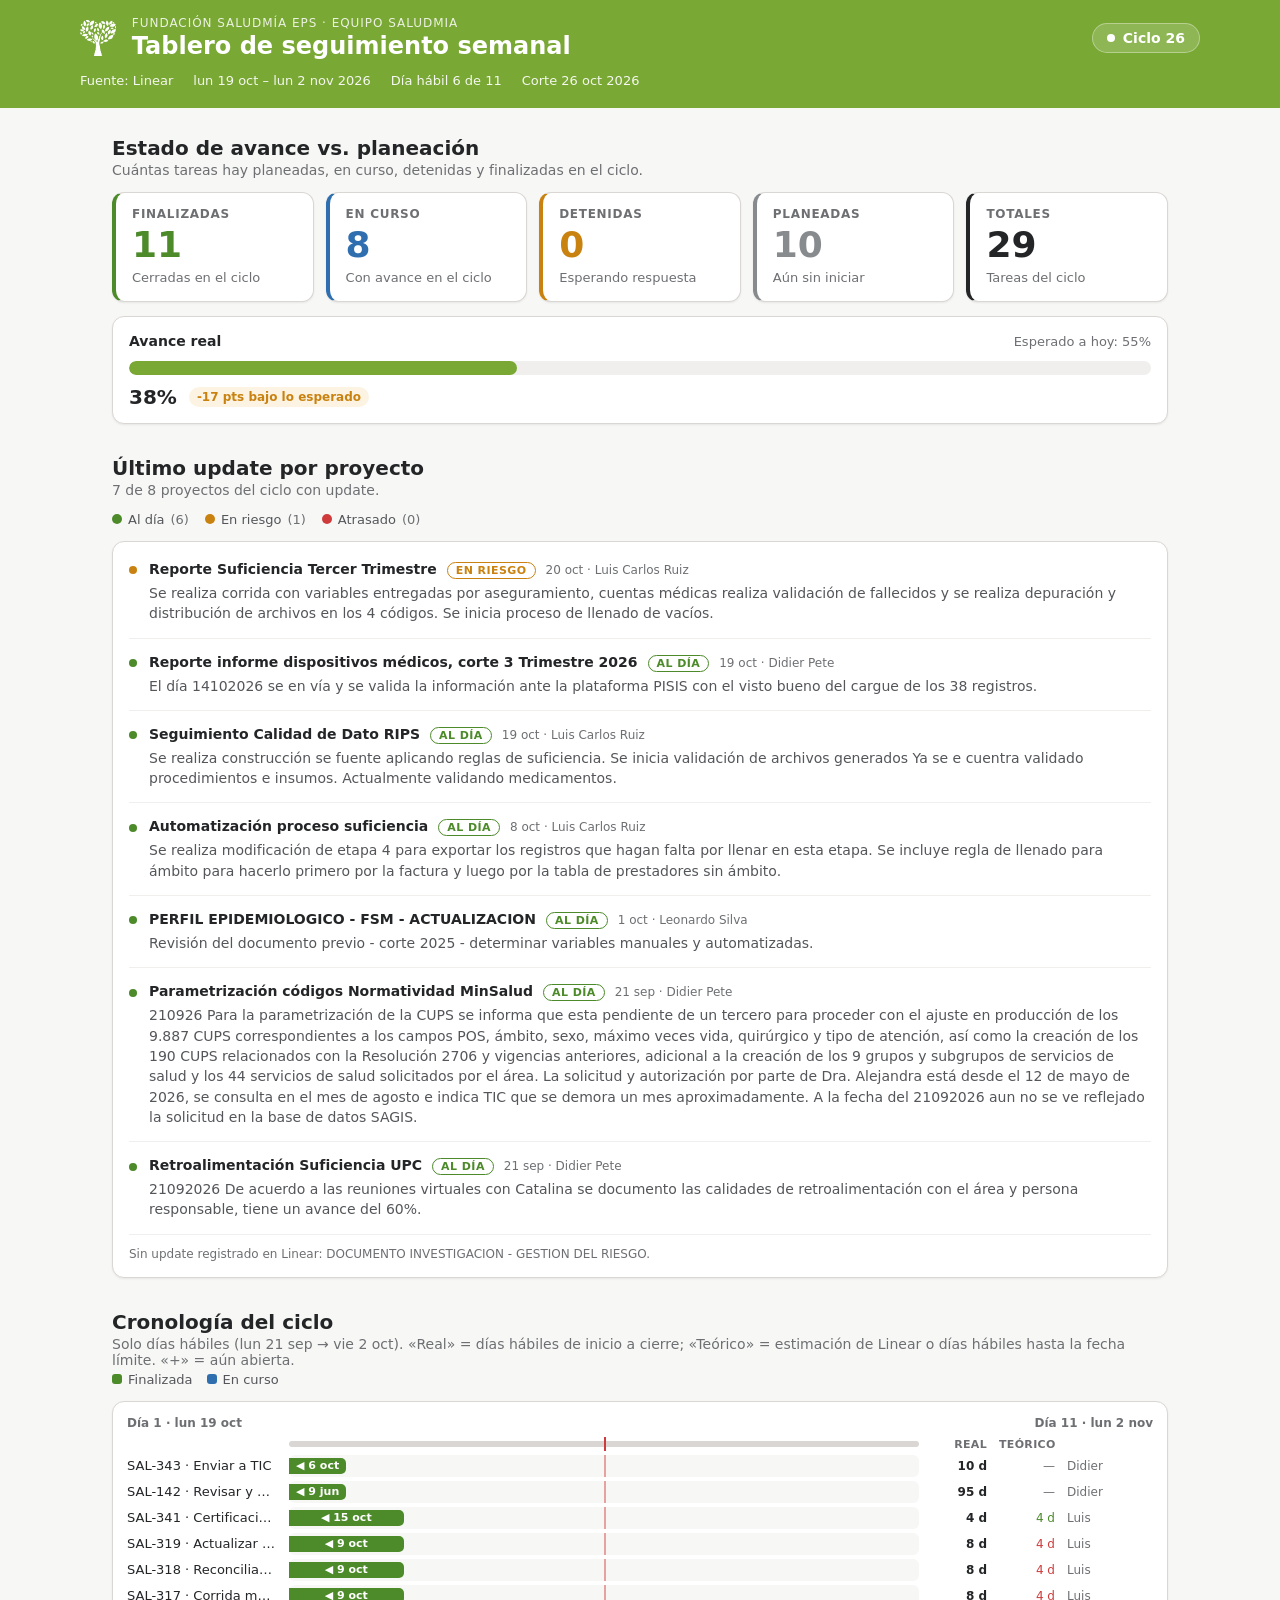
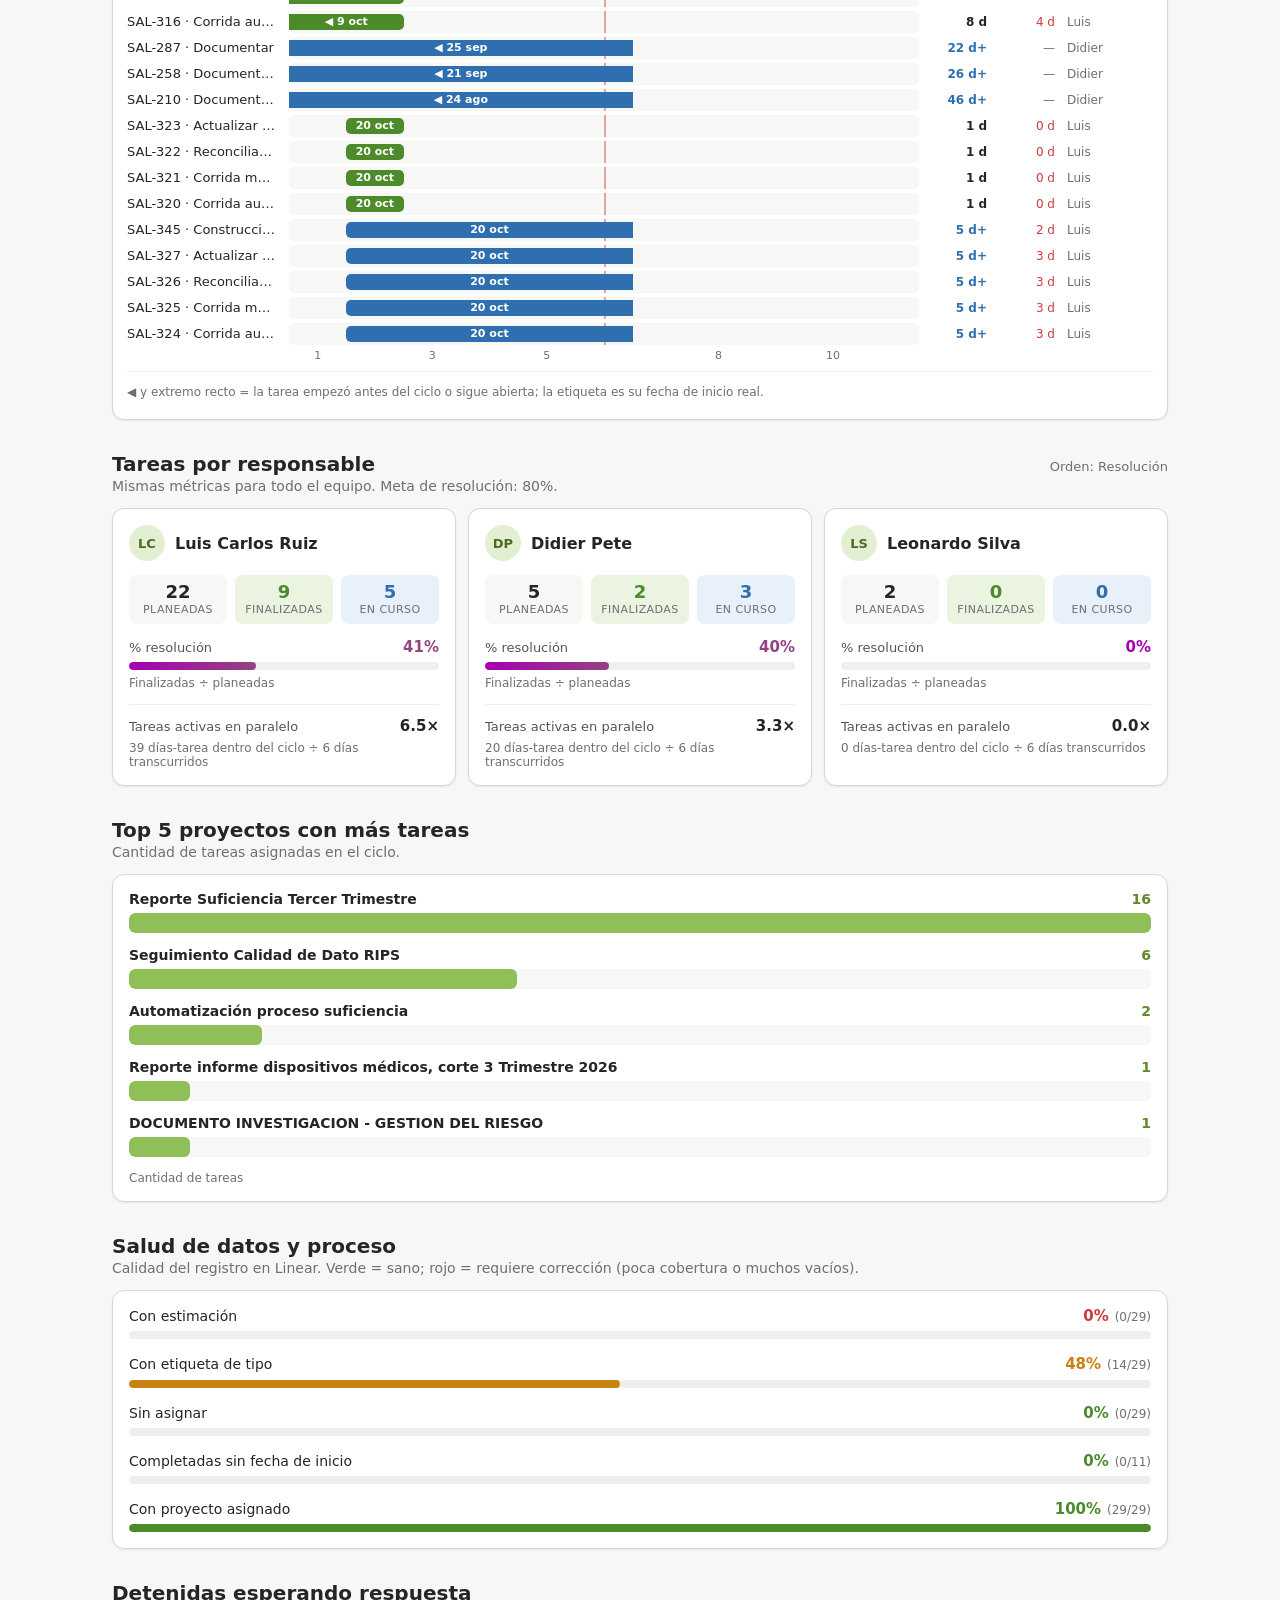
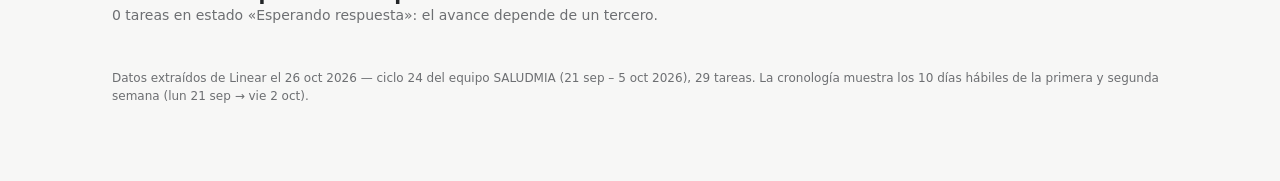
<file: docs/index.html>
<!DOCTYPE html>
<html lang="es">
<head>
<meta charset="utf-8">
<meta name="viewport" content="width=device-width, initial-scale=1">
<title>Tablero de seguimiento semanal — SaludMía EPS</title>
<meta name="robots" content="noindex,nofollow">
<style>
  /* ── Tokens SaludMía (subconjunto usado) ───────────────────────────── */
  :root{
    --sm-color-primary-50:#f2f7ea; --sm-color-primary-100:#e3efd2; --sm-color-primary-400:#90bf57;
    --sm-color-primary-500:#79a834; --sm-color-primary-600:#628a2a; --sm-color-primary-700:#4c6b21;
    --sm-neutral-50:#f7f7f6; --sm-neutral-100:#f0efed; --sm-neutral-200:#dad6d3; --sm-neutral-500:#888b8e;
    --sm-neutral-600:#6d6f72; --sm-neutral-700:#54565a; --sm-neutral-900:#232527;
    --sm-success:#4c8a2a; --sm-success-bg:#eaf4e0; --sm-danger:#cf3b3b; --sm-danger-bg:#fbeaea;
    --sm-warning:#c9820f; --sm-warning-bg:#fcf3e3; --sm-info:#2f6fb0; --sm-info-bg:#e8f0f9;
    --sm-radius-lg:12px; --sm-radius-full:9999px;
    --sm-shadow-sm:0 1px 2px rgba(35,37,39,.08);
    --sm-font-sans:"Ubuntu","Segoe UI",system-ui,-apple-system,sans-serif;
  }
  *,*::before,*::after{box-sizing:border-box}
  body{margin:0;background:#f7f7f6;font-family:var(--sm-font-sans);color:#232527}
  a{color:#628a2a;text-decoration:none}
  a:hover{color:#4c6b21;text-decoration:underline}
  h1,h2,p{margin:0}
  .sm-card{background:#fff;border:1px solid var(--sm-neutral-200);border-radius:var(--sm-radius-lg);
    box-shadow:var(--sm-shadow-sm)}
  .sm-badge{display:inline-flex;align-items:center;gap:.5rem;font-family:var(--sm-font-sans);
    font-size:.75rem;font-weight:700;line-height:1;padding:4px .5rem;border-radius:var(--sm-radius-full);
    white-space:nowrap}
  .sm-badge--soft.sm-badge--success{background:var(--sm-success-bg);color:var(--sm-success)}
  .sm-badge--soft.sm-badge--warning{background:var(--sm-warning-bg);color:var(--sm-warning)}
</style>
</head>
<body>
<div id="app"></div>

<script>
"use strict";
/* ══════════════════════════════════════════════════════════════════════
   Datos reales — Linear, equipo SALUDMIA, ciclo 24 (21 sep – 5 oct 2026),
   extraídos el 22 sep 2026. Lógica portada 1:1 desde el componente de
   diseño "Tablero Semanal Linear.dc.html" (renderVals).
   ══════════════════════════════════════════════════════════════════════ */
// Datos inyectados por generar_reporte_ciclo.py (build_tablero_data). En Python
// se reemplaza el marcador /*__DATA__*/ por el JSON del ciclo activo de Linear.
const DATA = {"cycle": {"cicloInicio": 1792368000000, "hoy": 1792972800000, "diasHabiles": [1792368000000, 1792454400000, 1792540800000, 1792627200000, 1792713600000, 1792972800000, 1793059200000, 1793145600000, 1793232000000, 1793318400000, 1793577600000], "rangoFechas": "lun 19 oct – lun 2 nov 2026", "fechaInicio": "lun 19 oct", "fechaFin": "lun 2 nov", "actualizado": "26 oct 2026"}, "issues": [{"id": "SAL-354", "t": "Construcción de mockup del tablero de calidad de dato RIPS", "a": "Luis Carlos Ruiz", "p": "Seguimiento Calidad de Dato RIPS", "s": "unstarted", "ini": null, "fin": null, "est": null, "lab": 1, "due": "2026-11-02"}, {"id": "SAL-348", "t": "Cálculo de tasa_error_registro por prestador y mes + umbral mínimo de volumen", "a": "Luis Carlos Ruiz", "p": "Seguimiento Calidad de Dato RIPS", "s": "unstarted", "ini": null, "fin": null, "est": null, "lab": 1, "due": "2026-10-28"}, {"id": "SAL-347", "t": "Cálculo de tasa_error_campo (inválido) por variable y mes", "a": "Luis Carlos Ruiz", "p": "Seguimiento Calidad de Dato RIPS", "s": "unstarted", "ini": null, "fin": null, "est": null, "lab": 1, "due": "2026-10-26"}, {"id": "SAL-346", "t": "Cálculo de tasa_error_campo (faltante) por variable y mes", "a": "Luis Carlos Ruiz", "p": "Seguimiento Calidad de Dato RIPS", "s": "unstarted", "ini": null, "fin": null, "est": null, "lab": 1, "due": "2026-10-26"}, {"id": "SAL-345", "t": "Construcción del modelo dimensional de calidad de dato (hecho_calidad_dato_campo, hecho_calidad_dato_registro, dim_prestador, dim_variable, dim_tiempo)", "a": "Luis Carlos Ruiz", "p": "Seguimiento Calidad de Dato RIPS", "s": "started", "ini": "2026-10-20", "fin": null, "est": null, "lab": 1, "due": "2026-10-21"}, {"id": "SAL-343", "t": "Enviar a TIC", "a": "Didier Pete", "p": "Reporte informe dispositivos médicos, corte 3 Trimestre 2026", "s": "completed", "ini": "2026-10-06", "fin": "2026-10-19", "est": null, "lab": 0, "due": null}, {"id": "SAL-341", "t": "Certificación de datos extraídos: reconciliación de conteos radicados vs. evaluados (TD-01) y validación de reglas de suficiencia aplicadas", "a": "Luis Carlos Ruiz", "p": "Seguimiento Calidad de Dato RIPS", "s": "completed", "ini": "2026-10-15", "fin": "2026-10-20", "est": null, "lab": 1, "due": "2026-10-20"}, {"id": "SAL-332", "t": "Metoldologia Investigacion", "a": "Leonardo Silva", "p": "DOCUMENTO INVESTIGACION - GESTION DEL RIESGO", "s": "unstarted", "ini": null, "fin": null, "est": null, "lab": 0, "due": null}, {"id": "SAL-331", "t": "Actualizar runbook — Validación calidad", "a": "Luis Carlos Ruiz", "p": "Reporte Suficiencia Tercer Trimestre", "s": "unstarted", "ini": null, "fin": null, "est": null, "lab": 1, "due": "2026-10-26"}, {"id": "SAL-330", "t": "Reconciliación (automatizado vs. manual) — Validación calidad", "a": "Luis Carlos Ruiz", "p": "Reporte Suficiencia Tercer Trimestre", "s": "unstarted", "ini": null, "fin": null, "est": null, "lab": 0, "due": "2026-10-26"}, {"id": "SAL-329", "t": "Corrida manual de control — Validación calidad", "a": "Luis Carlos Ruiz", "p": "Reporte Suficiencia Tercer Trimestre", "s": "unstarted", "ini": null, "fin": null, "est": null, "lab": 0, "due": "2026-10-26"}, {"id": "SAL-328", "t": "Corrida automatizada — Validación calidad", "a": "Luis Carlos Ruiz", "p": "Reporte Suficiencia Tercer Trimestre", "s": "unstarted", "ini": null, "fin": null, "est": null, "lab": 1, "due": "2026-10-26"}, {"id": "SAL-327", "t": "Actualizar runbook — Llenado campos", "a": "Luis Carlos Ruiz", "p": "Reporte Suficiencia Tercer Trimestre", "s": "started", "ini": "2026-10-20", "fin": null, "est": null, "lab": 1, "due": "2026-10-22"}, {"id": "SAL-326", "t": "Reconciliación (automatizado vs. manual) — Llenado campos", "a": "Luis Carlos Ruiz", "p": "Reporte Suficiencia Tercer Trimestre", "s": "started", "ini": "2026-10-20", "fin": null, "est": null, "lab": 0, "due": "2026-10-22"}, {"id": "SAL-325", "t": "Corrida manual de control — Llenado campos", "a": "Luis Carlos Ruiz", "p": "Reporte Suficiencia Tercer Trimestre", "s": "started", "ini": "2026-10-20", "fin": null, "est": null, "lab": 0, "due": "2026-10-22"}, {"id": "SAL-324", "t": "Corrida automatizada — Llenado campos", "a": "Luis Carlos Ruiz", "p": "Reporte Suficiencia Tercer Trimestre", "s": "started", "ini": "2026-10-20", "fin": null, "est": null, "lab": 1, "due": "2026-10-22"}, {"id": "SAL-323", "t": "Actualizar runbook — Depuración-distribución", "a": "Luis Carlos Ruiz", "p": "Reporte Suficiencia Tercer Trimestre", "s": "completed", "ini": "2026-10-20", "fin": "2026-10-20", "est": null, "lab": 1, "due": "2026-10-19"}, {"id": "SAL-322", "t": "Reconciliación (automatizado vs. manual) — Depuración-distribución", "a": "Luis Carlos Ruiz", "p": "Reporte Suficiencia Tercer Trimestre", "s": "completed", "ini": "2026-10-20", "fin": "2026-10-20", "est": null, "lab": 0, "due": "2026-10-19"}, {"id": "SAL-321", "t": "Corrida manual de control — Depuración-distribución", "a": "Luis Carlos Ruiz", "p": "Reporte Suficiencia Tercer Trimestre", "s": "completed", "ini": "2026-10-20", "fin": "2026-10-20", "est": null, "lab": 0, "due": "2026-10-19"}, {"id": "SAL-320", "t": "Corrida automatizada — Depuración-distribución", "a": "Luis Carlos Ruiz", "p": "Reporte Suficiencia Tercer Trimestre", "s": "completed", "ini": "2026-10-20", "fin": "2026-10-20", "est": null, "lab": 1, "due": "2026-10-19"}, {"id": "SAL-319", "t": "Actualizar runbook — No afiliados-fallecidos", "a": "Luis Carlos Ruiz", "p": "Reporte Suficiencia Tercer Trimestre", "s": "completed", "ini": "2026-10-09", "fin": "2026-10-20", "est": null, "lab": 1, "due": "2026-10-14"}, {"id": "SAL-318", "t": "Reconciliación (automatizado vs. manual) — No afiliados-fallecidos", "a": "Luis Carlos Ruiz", "p": "Reporte Suficiencia Tercer Trimestre", "s": "completed", "ini": "2026-10-09", "fin": "2026-10-20", "est": null, "lab": 0, "due": "2026-10-14"}, {"id": "SAL-317", "t": "Corrida manual de control — No afiliados-fallecidos", "a": "Luis Carlos Ruiz", "p": "Reporte Suficiencia Tercer Trimestre", "s": "completed", "ini": "2026-10-09", "fin": "2026-10-20", "est": null, "lab": 0, "due": "2026-10-14"}, {"id": "SAL-316", "t": "Corrida automatizada — No afiliados-fallecidos", "a": "Luis Carlos Ruiz", "p": "Reporte Suficiencia Tercer Trimestre", "s": "completed", "ini": "2026-10-09", "fin": "2026-10-20", "est": null, "lab": 1, "due": "2026-10-14"}, {"id": "SAL-311", "t": "Revision y evaluacion de variables", "a": "Leonardo Silva", "p": "PERFIL EPIDEMIOLOGICO - FSM - ACTUALIZACION", "s": "unstarted", "ini": null, "fin": null, "est": null, "lab": 0, "due": null}, {"id": "SAL-287", "t": "Documentar", "a": "Didier Pete", "p": "Retroalimentación Suficiencia UPC", "s": "started", "ini": "2026-09-25", "fin": null, "est": null, "lab": 0, "due": null}, {"id": "SAL-258", "t": "Documentación suficiencia", "a": "Didier Pete", "p": "Automatización proceso suficiencia", "s": "started", "ini": "2026-09-21", "fin": null, "est": null, "lab": 0, "due": null}, {"id": "SAL-210", "t": "Documentar reglas por tipo de archivo", "a": "Didier Pete", "p": "Automatización proceso suficiencia", "s": "started", "ini": "2026-08-24", "fin": null, "est": null, "lab": 0, "due": null}, {"id": "SAL-142", "t": "Revisar y validar sobre la solicitud de parametrizar los códigos cup", "a": "Didier Pete", "p": "Parametrización códigos Normatividad MinSalud", "s": "completed", "ini": "2026-06-09", "fin": "2026-10-19", "est": null, "lab": 0, "due": null}], "updates": [{"p": "Reporte informe dispositivos médicos, corte 3 Trimestre 2026", "f": "19 oct", "orden": "2026-10-19", "salud": "onTrack", "autor": "Didier Pete", "txt": "El día 14102026 se en vía y se valida la información ante la plataforma PISIS con el visto bueno del cargue de los 38 registros."}, {"p": "Reporte Suficiencia Tercer Trimestre", "f": "20 oct", "orden": "2026-10-20", "salud": "atRisk", "autor": "Luis Carlos Ruiz", "txt": "Se realiza corrida con variables entregadas por aseguramiento, cuentas médicas realiza validación de fallecidos y se realiza depuración y distribución de archivos en los 4 códigos. Se inicia proceso de llenado de vacíos."}, {"p": "PERFIL EPIDEMIOLOGICO - FSM - ACTUALIZACION", "f": "1 oct", "orden": "2026-10-01", "salud": "onTrack", "autor": "Leonardo Silva", "txt": "Revisión del documento previo - corte 2025 - determinar variables manuales y automatizadas."}, {"p": "Completar campos zona y etnia BDUA, corte 2026-06", "f": "30 sep", "orden": "2026-09-30", "salud": "onTrack", "autor": "Didier Pete", "txt": "Se envía por medio del correo la base con los campos solicitados de zona y etnia diligenciados."}, {"p": "Generar consolidado CAC, corte 2026-09", "f": "30 sep", "orden": "2026-09-30", "salud": "onTrack", "autor": "Didier Pete", "txt": "Se envía por medio del correo el link de la base con el consolidado de los diagnósticos de la CAC ."}, {"p": "ACTUALIZACION MODELO ATENCION INTEGRAL", "f": "5 oct", "orden": "2026-10-05", "salud": "onTrack", "autor": "Leonardo Silva", "txt": "Se realiza envio del documento a direccion de calidad para revision."}, {"p": "Alimentar archivo CUM_IUM", "f": "28 sep", "orden": "2026-09-28", "salud": "onTrack", "autor": "Didier Pete", "txt": "El día 28092026 se envía por correo el archivo consolidado de CUM_IUM a Ing. Luis Carlos y también se comparte el informe."}, {"p": "Tablero de seguimiento", "f": "24 sep", "orden": "2026-09-24", "salud": "onTrack", "autor": "Luis Carlos Ruiz", "txt": "Se presenta el tablero a la dra Alejandra. Se espera cargue de actividades por parte del dr Leonardo para presentación del tablero a la gerencia con la información actualizada. Fecha de presentación: 28/09/2026"}, {"p": "Seguimiento perfilamiento individual", "f": "29 sep", "orden": "2026-09-29", "salud": "onTrack", "autor": "Leonardo Silva", "txt": "Se recibe usuario y contraseña de plataforma para realizar analisis de información con el objetivo de proceder a revisar cadena de informacion"}, {"p": "Seguimiento Calidad de Dato RIPS", "f": "19 oct", "orden": "2026-10-19", "salud": "onTrack", "autor": "Luis Carlos Ruiz", "txt": "Se realiza construcción se fuente aplicando reglas de suficiencia. Se inicia validación de archivos generados Ya se e cuentra validado procedimientos e insumos. Actualmente validando medicamentos."}, {"p": "Informe Dispositivos Médicos", "f": "22 sep", "orden": "2026-09-22", "salud": "onTrack", "autor": "Didier Pete", "txt": "22092026\n\nSe envía por correo las consideraciones a tener en cuenta sobre la consulta SQL de dispositivos médicos:\n\n\\-Hoja Homologados: se valida que los datos de la variable código Invima crucen con la tabla de referencia de dispositivos médicos, el 73% de los códigos si cruzan,  el 13% se ajusta el código y el 14% no iría porque no cruza con la descripción, marca o referencia de la tabla de referencia.\n\n\\-Hoja **Homologados_val_tab_ref_dm_v2: en esta hoja se realiza un consolidado de acuerdo a la depuración anterior, donde se agregan nuevos códigos homólogos de dispositivos médicos emitidos en la circular 23 de 2026. Esta hoja se debe tomar de referente para realizar el informe de dispositivos médicos.**\n\n\\-Hoja ESTRUCTURA_FINAL para el ejercicio realizado con corte de julio a agosto faltarían los siguientes dispositivos médicos: **balón TCPA**, **placa**, desfibriladores transvenosos **bicameral y unicameral.**\n\n**Nota:**\n\n\\-Para el siguiente código de servicio 76231 con descripción \"SISTEMA DE IMPLANTE COCLEAR (76231)\" se revisa en la historia clínica pero como no tiene una marca ni referencia no se puedo colocar el código de la tabla de referencia de los dispositivos médicos por lo tanto va vacío.\n\n\\-La búsqueda de los dispositivos médicos en la base de datos de SAGIS se debe tener en cuenta la concatenación de código del servicio y el nombre del servicio, ya que muchas veces el prestador solo coloca el código, nombre, o a veces puede venir el mismo código con diferente nombre.\n\n\\-Se revisa en la base de datos SAGIS y no hay servicios para los dispositivos médicos de implante para cornea: anillo intracorneal y segmento anular intracorneal, se debe tener en cuenta la revisión para los posteriores informes.\n\n\\-Se comparte el archivo de la tabla de referencia de los dispositivos médicos, precio de los dispositivos médicos de la FSM EPS y regulación de precios."}, {"p": "Retroalimentación Suficiencia UPC", "f": "21 sep", "orden": "2026-09-21", "salud": "onTrack", "autor": "Didier Pete", "txt": "21092026\n\nDe acuerdo a las reuniones virtuales con Catalina se documento las calidades de retroalimentación con el área y persona responsable, tiene un avance del 60%."}, {"p": "Metodología Investigación FCV", "f": "21 sep", "orden": "2026-09-21", "salud": "onTrack", "autor": "Leonardo Silva", "txt": "El dia 18 de sept se realiza reunion con el Dr. Anderson en donde se establecen nuevos grupos de patologias como CAC, enfermedad laboral, asi mismo como un nuevo modelo de diagrama para evaluar costo en tiempo."}, {"p": "Corrida simulacro de suficiencia", "f": "1 oct", "orden": "2026-10-01", "salud": "offTrack", "autor": "Luis Carlos Ruiz", "txt": "Se finaliza el simulacro de suficiencia donde se informa que **no cumplimos con la totalidad de las actividades**. Se tuvo un avance del **72%** del total de los procesos definidos y acordados. El proceso se detuvo en el llenado de registros vacíos de ámbitos y medicamentos."}, {"p": "Piloto Cuenta Alto Costo", "f": "18 jun", "orden": "2026-06-18", "salud": "onTrack", "autor": "Luis Carlos Ruiz", "txt": "Revisión con Luis Calderón para entendimiento de corrida de scripts y llenado de tablas"}, {"p": "Capacidad instalada IMAP", "f": "9 jun", "orden": "2026-06-09", "salud": "onTrack", "autor": "Luis Carlos Ruiz", "txt": "A la espera de CUPS para extracción de información"}, {"p": "Parametrización códigos Normatividad MinSalud", "f": "21 sep", "orden": "2026-09-21", "salud": "onTrack", "autor": "Didier Pete", "txt": "210926\n\nPara la parametrización de la CUPS se informa que esta pendiente de un tercero para proceder con el ajuste en producción de los 9.887 CUPS correspondientes a los campos POS, ámbito, sexo, máximo veces vida, quirúrgico y tipo de atención, así como la creación de los 190 CUPS relacionados con la Resolución 2706 y vigencias anteriores, adicional a la creación de los 9 grupos y subgrupos de servicios de salud y los 44 servicios de salud solicitados por el área. La solicitud y autorización por parte de Dra. Alejandra está desde el 12 de mayo de 2026, se consulta en el mes de agosto e indica TIC que se demora un mes aproximadamente. A la fecha del 21092026 aun no se ve reflejado la solicitud en la base de datos SAGIS."}, {"p": "Obesidad - IMAP", "f": "1 jun", "orden": "2026-06-01", "salud": "onTrack", "autor": "Luis Carlos Ruiz", "txt": "Definir propuesta de programa desde EPS para presentar propuesta a IMAP. Por agendar reunión con IMAP para definir los pasos siguientes o encontrar un prestador que lo ejecute."}, {"p": "Indicadores UAD", "f": "29 sep", "orden": "2026-09-29", "salud": "onTrack", "autor": "Luis Carlos Ruiz", "txt": "Se define construir un sitio web estático que muestre los indicadores de la unidad. A cargo de Luis Carlos."}, {"p": "Revisión mensual de RIPS", "f": "9 jun", "orden": "2026-06-09", "salud": "onTrack", "autor": "Didier Pete", "txt": "Se avanzo en el tipo 2, esta pendiente la retroalimentación por parte de Catalina, 050626\n\nSe dio inicio con el tipo 3. 050626"}, {"p": "Manual de funciones UAD", "f": "9 jun", "orden": "2026-06-09", "salud": "onTrack", "autor": "Didier Pete", "txt": "Buenos días, Dr. Alejandra.\n\nPor medio del presente solicitamos amablemente la revisión y aprobación del manual de funciones de la Unidad de Análisis de Datos.\n\nAgradezco la atención.\n\n090626"}, {"p": "Perfil Epidemiológico FSM EPS", "f": "8 may", "orden": "2026-05-08", "salud": "onTrack", "autor": "Luis Carlos Ruiz", "txt": "Se cierra el proyecto con la entrega del documento y la socialización con las áreas involucradas. El paso siguiente es documentar el proceso para el próximo año."}, {"p": "Lanzamiento de cuestionario de perfilamiento", "f": "1 jun", "orden": "2026-06-01", "salud": "onTrack", "autor": "Luis Carlos Ruiz", "txt": "Se define la fecha de inicio de aplicación para el 9 de junio. 25 preguntas iniciales para cuestionario y 43 adicionales para envío masivo. Se define asistencia a plenaria para inquietudes, envío de preguntas a ing. Jairo. Instructivos sobre definiciones en preguntas."}, {"p": "Automatización proceso suficiencia", "f": "8 oct", "orden": "2026-10-08", "salud": "onTrack", "autor": "Luis Carlos Ruiz", "txt": "Se realiza modificación de etapa 4 para exportar los registros que hagan falta por llenar en esta etapa. Se incluye regla de llenado para ámbito para hacerlo primero por la factura y luego por la tabla de prestadores sin ámbito."}, {"p": "Incapacidades", "f": "29 sep", "orden": "2026-09-29", "salud": "onTrack", "autor": "Luis Carlos Ruiz", "txt": "Se define que el producto a entregar es un tablero para realizar seguimiento al coomportamiento de incapacidades. El dr. Leonardo hará la definición y el levantamiento de requerimientos para la construcción."}, {"p": "Perfil Epidemiológico IMAP", "f": "1 jun", "orden": "2026-06-01", "salud": "onTrack", "autor": "Luis Carlos Ruiz", "txt": "Se entrega perfil al IMAP. A la espera de validación y aprobación de documento."}], "detenidas": [], "props": {"cicloLabel": "Ciclo 26", "metaResolucion": 80, "ordenResponsables": "Resolución", "mostrarCronologia": true, "mostrarEsfuerzo": true}};

// Constantes del ciclo (epoch ms). DIAS_HABILES = todos los días hábiles del ciclo.
const CICLO_INICIO = DATA.cycle.cicloInicio;
const HOY = DATA.cycle.hoy;
const DIAS_HABILES = DATA.cycle.diasHabiles;
const TOTAL_DIAS = DIAS_HABILES.length;
const DIA_ACTUAL = DIAS_HABILES.filter(t => t <= HOY).length;

const ms = iso => { const [y,m,d] = iso.split("-").map(Number); return Date.UTC(y, m-1, d); };

// Índice hábil dentro del ciclo (1..10); antes del ciclo → 1, después → 10.
function habil(iso){
  if(!iso) return null;
  const t = ms(iso);
  if(t <= DIAS_HABILES[0]) return 1;
  if(t >= DIAS_HABILES[TOTAL_DIAS-1]) return TOTAL_DIAS;
  let i = DIAS_HABILES.findIndex(d => d >= t);
  return i < 0 ? TOTAL_DIAS : i + 1;
}

// Días hábiles calendario entre dos fechas (inclusive), sin límite de ciclo.
function habilesEntre(a, b){
  let n = 0;
  for(let t = a; t <= b; t += 86400000){
    const wd = new Date(t).getUTCDay();
    if(wd !== 0 && wd !== 6) n++;
  }
  return n;
}

const ISSUES = DATA.issues;

const COLORES = { completed:"#4c8a2a", started:"#2f6fb0", unstarted:"#888b8e", blocked:"#c9820f" };

// Último update por proyecto (Linear · project updates), solo proyectos presentes en el ciclo.
const UPDATES = DATA.updates;

// Tareas en estado "Esperando respuesta" (Linear, equipo SALUDMIA).
const DETENIDAS = DATA.detenidas;

const SALUD_UPDATE = {
  onTrack:{ color:"#4c8a2a", label:"Al día" },
  atRisk:{ color:"#c9820f", label:"En riesgo" },
  offTrack:{ color:"#cf3b3b", label:"Atrasado" }
};

function mezclaMagentaVerde(pct){
  const t = Math.max(0, Math.min(100, pct)) / 100;
  const a = [0xa5,0x00,0xb2], b = [0x79,0xa8,0x34];
  return "rgb(" + a.map((v,i) => Math.round(v + (b[i]-v)*t)).join(", ") + ")";
}

const dia = habil;

/* ── Props (equivalentes a los controles del componente de diseño) ─────── */
const PROPS = DATA.props;

function renderVals(props){
  const meta = Number(props.metaResolucion ?? 80);
  const orden = props.ordenResponsables ?? "Resolución";

  const total = ISSUES.length;
  const fin = ISSUES.filter(i => i.s === "completed").length;
  const cur = ISSUES.filter(i => i.s === "started").length;
  const pla = ISSUES.filter(i => i.s === "unstarted").length;
  const bloq = ISSUES.filter(i => i.s === "blocked").length;
  const avancePct = Math.round((fin/total)*100);
  const esperadoPct = Math.round((DIA_ACTUAL/TOTAL_DIAS)*100);
  const delta = avancePct - esperadoPct;

  const nombres = [...new Set(ISSUES.map(i => i.a || "Sin asignar"))];
  let responsables = nombres.map(n => {
    const suyas = ISSUES.filter(i => (i.a || "Sin asignar") === n);
    const f = suyas.filter(i => i.s === "completed").length;
    const c = suyas.filter(i => i.s === "started").length;
    // Días-tarea DENTRO del ciclo: solo tareas con inicio real; las iniciadas antes se clampean al día 1.
    const conIni = suyas.filter(i => i.ini && i.s !== "unstarted");
    const dias = conIni.reduce((acc, i) => {
      const a = Math.max(1, Math.min(TOTAL_DIAS, dia(i.ini)));
      const b = Math.max(a, Math.min(TOTAL_DIAS, dia(i.fin) || DIA_ACTUAL));
      return acc + (b - a + 1);
    }, 0);
    const res = Math.round((f/suyas.length)*100);
    return {
      nombre: n,
      iniciales: n.split(" ").slice(0,2).map(w => w[0]).join(""),
      planeadas: suyas.length,
      finalizadas: f,
      curso: c,
      resolucion: res,
      resW: res + "%",
      resColor: mezclaMagentaVerde(res),
      resFill: "linear-gradient(90deg, #a500b2 0%, " + mezclaMagentaVerde(res) + " 100%)",
      diasTotales: dias,
      conIni: conIni.length,
      esfuerzo: (dias/DIA_ACTUAL).toFixed(1) + "×"
    };
  });
  if(orden === "Resolución") responsables.sort((a,b) => b.resolucion - a.resolucion);
  if(orden === "Carga") responsables.sort((a,b) => b.planeadas - a.planeadas);
  if(orden === "Nombre") responsables.sort((a,b) => a.nombre.localeCompare(b.nombre));

  const conteo = {};
  ISSUES.forEach(i => { conteo[i.p] = (conteo[i.p] || 0) + 1; });
  const listaP = Object.entries(conteo).sort((a,b) => b[1]-a[1]).slice(0,5);
  const max = listaP[0] ? listaP[0][1] : 1;

  const MES = ["ene","feb","mar","abr","may","jun","jul","ago","sep","oct","nov","dic"];
  const corto = iso => { const [y,m,d] = iso.split("-").map(Number); return d + " " + MES[m-1]; };

  // Barras: tareas con inicio real. Hitos: cerradas sin inicio registrado (solo fecha de cierre).
  const filas = ISSUES
    .filter(i => i.s !== "unstarted" && (i.ini || i.fin))
    .map(i => {
      const hito = !i.ini;
      const a = hito
        ? Math.max(1, Math.min(TOTAL_DIAS, dia(i.fin)))
        : Math.max(1, Math.min(TOTAL_DIAS, dia(i.ini)));
      const b = hito ? a : Math.max(a, Math.min(TOTAL_DIAS, dia(i.fin) || DIA_ACTUAL));
      return { i, a, b, hito };
    })
    .sort((x,y) => x.hito - y.hito || x.a - y.a || x.b - y.b);

  const timeline = filas.map(({i,a,b,hito}) => {
    let real = "—", realTitulo = "Sin fecha de inicio registrada", realColor = "#6d6f72", dReal = null;
    if(i.ini){
      dReal = habilesEntre(ms(i.ini), i.fin ? ms(i.fin) : HOY);
      real = dReal + " d" + (i.fin ? "" : "+");
      realColor = i.fin ? "#232527" : "#2f6fb0";
      realTitulo = i.fin
        ? "Cerrada en " + dReal + " días hábiles (" + corto(i.ini) + " → " + corto(i.fin) + ")"
        : "Abierta hace " + dReal + " días hábiles (desde " + corto(i.ini) + ")";
    } else if(i.fin){
      realTitulo = "Cerrada el " + corto(i.fin) + " sin fecha de inicio en Linear";
    }
    let teorico = "—", teoTitulo = "Sin estimación ni fecha límite", teoColor = "#6d6f72", dTeo = null;
    if(i.est != null){
      dTeo = i.est;
      teoTitulo = "Estimación en Linear: " + i.est + " puntos";
    } else if(i.ini && i.due){
      dTeo = habilesEntre(ms(i.ini), ms(i.due));
      teoTitulo = "Días hábiles de inicio a fecha límite (" + corto(i.ini) + " → " + corto(i.due) + ")";
    }
    if(dTeo != null){
      teorico = dTeo + " d";
      if(dReal != null){
        teoColor = dReal > dTeo ? "#cf3b3b" : "#4c8a2a";
        teoTitulo += " · real " + dReal + " d (" + (dReal > dTeo ? "+" : "") + (dReal - dTeo) + ")";
      }
    }
    const antes = !hito && ms(i.ini) < DIAS_HABILES[0];
    const abierta = !hito && (!i.fin || ms(i.fin) > DIAS_HABILES[TOTAL_DIAS-1]);
    const color = COLORES[i.s];
    return {
      titulo: i.id + " · " + i.t,
      full: i.t + " — " + (i.a || "Sin asignar") + (hito ? " · cierre " + corto(i.fin) : ""),
      responsable: (i.a || "Sin asignar").split(" ")[0],
      fondo: hito ? "transparent" : color,
      borde: hito ? "1.5px dashed " + color : "none",
      tinta: hito ? color : "#ffffff",
      etiqueta: hito ? "✓ " + corto(i.fin) : (antes ? "◀ " + corto(i.ini) : corto(i.ini)),
      radio: (antes ? "0 " : "5px ") + (abierta ? "0 0 " : "5px 5px ") + (antes ? "0" : "5px"),
      left: ((a-1)/TOTAL_DIAS)*100 + "%",
      width: (hito ? 1.6/TOTAL_DIAS : (b-a+1)/TOTAL_DIAS)*100 + "%",
      real, realTitulo, realColor, teorico, teoTitulo, teoColor
    };
  });

  const estadosDibujados = [...new Set(filas.map(f => f.i.s))];
  const ETIQ = { completed:"Finalizada", started:"En curso", blocked:"Detenida", unstarted:"Planeada" };

  const proyectosCiclo = [...new Set(ISSUES.map(i => i.p))].filter(p => p !== "Sin proyecto");
  const conUpdate = proyectosCiclo.filter(p => UPDATES.some(u => u.p === p));
  const sinUpdate = proyectosCiclo.filter(p => !UPDATES.some(u => u.p === p));

  const conEst = ISSUES.filter(i => i.est != null).length;
  const conLab = ISSUES.filter(i => i.lab > 0).length;
  const sinAsig = ISSUES.filter(i => !i.a).length;
  const finSinIni = ISSUES.filter(i => i.s === "completed" && !i.ini).length;

  const salud = [
    { label:"Con estimación", n:conEst, d:total, sentido:"cobertura" },
    { label:"Con etiqueta de tipo", n:conLab, d:total, sentido:"cobertura" },
    { label:"Sin asignar", n:sinAsig, d:total, sentido:"problema" },
    { label:"Completadas sin fecha de inicio", n:finSinIni, d:fin, sentido:"problema" },
    { label:"Con proyecto asignado", n:ISSUES.filter(i => i.p !== "Sin proyecto").length, d:total, sentido:"cobertura" }
  ].map(x => {
    const pct = x.d ? Math.round((x.n/x.d)*100) : 0;
    const bueno = x.sentido === "cobertura" ? pct : 100 - pct;
    const color = bueno >= 70 ? "#4c8a2a" : bueno >= 40 ? "#c9820f" : "#cf3b3b";
    return { label:x.label, pct:pct + "%", w:pct + "%", detalle:"(" + x.n + "/" + x.d + ")", color };
  });

  return {
    cicloLabel: props.cicloLabel ?? "Ciclo 24",
    rangoFechas: DATA.cycle.rangoFechas,
    fechaInicio: DATA.cycle.fechaInicio,
    fechaFin: DATA.cycle.fechaFin,
    totalDias: TOTAL_DIAS,
    actualizado: DATA.cycle.actualizado,
    diaActual: DIA_ACTUAL,
    totalIssues: total,
    mostrarCronologia: props.mostrarCronologia ?? true,
    mostrarEsfuerzo: props.mostrarEsfuerzo ?? true,
    metaTexto: meta + "%",
    ordenTexto: orden,
    kpis: [
      { label:"Finalizadas", value:fin, color:COLORES.completed, hint:"Cerradas en el ciclo" },
      { label:"En curso", value:cur, color:COLORES.started, hint:"Con avance en el ciclo" },
      { label:"Detenidas", value:bloq, color:COLORES.blocked, hint:"Esperando respuesta" },
      { label:"Planeadas", value:pla, color:COLORES.unstarted, hint:"Aún sin iniciar" },
      { label:"Totales", value:total, color:"#232527", hint:"Tareas del ciclo" }
    ],
    avancePct,
    avanceW: avancePct + "%",
    esperadoPct,
    desviacionTexto: delta >= 0 ? "+" + delta + " pts sobre lo esperado" : delta + " pts bajo lo esperado",
    desviacionClase: "sm-badge sm-badge--soft " + (delta >= 0 ? "sm-badge--success" : "sm-badge--warning"),
    leyenda: estadosDibujados.map(s => ({ label:ETIQ[s], color:COLORES[s] })),
    hoyLeft: ((DIA_ACTUAL-0.5)/TOTAL_DIAS)*100 + "%",
    ticks: [1,3,5,8,10].map(d => ({ label:String(d), left:((d-0.5)/TOTAL_DIAS)*100 + "%" })),
    timeline,
    sinInicioNota: filas.some(f => f.hito)
      ? "Marca punteada (✓) = tarea cerrada sin fecha de inicio en Linear: se ubica en su día de cierre y no tiene duración medible."
      : "",
    leyendaRecorte: "◀ y extremo recto = la tarea empezó antes del ciclo o sigue abierta; la etiqueta es su fecha de inicio real.",
    responsables,
    proyectos: listaP.map(([nombre, cantidad]) => ({
      nombre, cantidad, w: Math.round((cantidad/max)*100) + "%"
    })),
    salud,
    updates: proyectosCiclo
      .map(p => UPDATES.find(u => u.p === p))
      .filter(Boolean)
      .sort((a,b) => (a.orden < b.orden ? 1 : -1))
      .map(u => ({
        proyecto:u.p, fecha:u.f, autor:u.autor, texto:u.txt,
        color:SALUD_UPDATE[u.salud].color, estado:SALUD_UPDATE[u.salud].label
      })),
    detenidas: DETENIDAS.map(d => ({
      id:d.id, titulo:d.t, responsable:d.resp, proyecto:d.p,
      dias: habilesEntre(ms(d.desde), HOY) + " días hábiles detenida",
      ultima: "Última actividad " + d.ultima
    })),
    detenidasN: DETENIDAS.length + (DETENIDAS.length === 1 ? " tarea" : " tareas"),
    leyendaSalud: ["onTrack","atRisk","offTrack"].map(k => ({
      label:SALUD_UPDATE[k].label, color:SALUD_UPDATE[k].color,
      n: proyectosCiclo.filter(p => { const u = UPDATES.find(x => x.p === p); return u && u.salud === k; }).length
    })),
    sinUpdateN: conUpdate.length + " de " + proyectosCiclo.length + " proyectos del ciclo con update",
    sinUpdate: sinUpdate.length
      ? "Sin update registrado en Linear: " + sinUpdate.join(", ") + "."
      : "Todos los proyectos del ciclo tienen update registrado."
  };
}

/* ── Render (vanilla, reemplaza el motor de plantillas del componente) ─── */
const LOGO_BLANCO = "[data-uri]";
const esc = s => String(s ?? "").replace(/[&<>"]/g, c => ({ "&":"&amp;","<":"&lt;",">":"&gt;",'"':"&quot;" }[c]));

function view(v){
  return `
  <div style="min-height:100vh;background:#f7f7f6;color:#232527;padding-bottom:3rem">

    <header style="background:#79a834;color:#fff;padding:1rem clamp(1rem,4vw,2rem) 1.25rem">
      <div style="max-width:1120px;margin:0 auto;display:flex;flex-wrap:wrap;align-items:center;gap:0.75rem 1rem">
        <img src="${LOGO_BLANCO}" alt="SaludMía" style="height:36px;width:auto;flex:0 0 auto">
        <div style="display:flex;flex-direction:column;gap:2px;margin-right:auto;min-width:0">
          <span style="font-size:0.75rem;letter-spacing:0.08em;text-transform:uppercase;opacity:0.85">Fundación SaludMía EPS · Equipo SALUDMIA</span>
          <h1 style="font-size:clamp(1.125rem,4.5vw,1.5rem);line-height:1.2;font-weight:700">Tablero de seguimiento semanal</h1>
        </div>
        <div style="display:flex;align-items:center;gap:0.5rem;background:rgba(255,255,255,0.16);border:1px solid rgba(255,255,255,0.35);border-radius:9999px;padding:0.375rem 0.875rem;font-size:0.875rem;font-weight:700;white-space:nowrap;flex:0 0 auto">
          <span style="width:8px;height:8px;border-radius:9999px;background:#fff;display:inline-block"></span>
          <span>${esc(v.cicloLabel)}</span>
        </div>
      </div>
      <div style="max-width:1120px;margin:0.75rem auto 0;display:flex;flex-wrap:wrap;gap:0.375rem 1.25rem;font-size:0.8125rem;opacity:0.92">
        <span>Fuente: Linear</span>
        <span>${esc(v.rangoFechas)}</span>
        <span>Día hábil ${v.diaActual} de ${v.totalDias}</span>
        <span>Corte ${esc(v.actualizado)}</span>
      </div>
    </header>

    <main style="max-width:1120px;margin:0 auto;padding:clamp(1rem,4vw,1.75rem) clamp(1rem,4vw,2rem);display:flex;flex-direction:column;gap:clamp(1.25rem,4vw,2rem)">

      <section style="display:flex;flex-direction:column;gap:0.875rem">
        <div style="display:flex;flex-direction:column;gap:2px">
          <h2 style="font-size:clamp(1rem,3.5vw,1.25rem);font-weight:700;line-height:1.2">Estado de avance vs. planeación</h2>
          <p style="font-size:0.875rem;color:#6d6f72">Cuántas tareas hay planeadas, en curso, detenidas y finalizadas en el ciclo.</p>
        </div>
        <div style="display:grid;grid-template-columns:repeat(auto-fit,minmax(150px,1fr));gap:0.75rem">
          ${v.kpis.map(k => `
            <div class="sm-card" style="padding:0.875rem 1rem;display:flex;flex-direction:column;gap:0.375rem;border-left:4px solid ${k.color}">
              <span style="font-size:0.75rem;font-weight:700;letter-spacing:0.06em;text-transform:uppercase;color:#6d6f72">${esc(k.label)}</span>
              <span style="font-size:clamp(1.75rem,7vw,2.25rem);font-weight:700;line-height:1;color:${k.color}">${k.value}</span>
              <span style="font-size:0.8125rem;color:#6d6f72;line-height:1.4">${esc(k.hint)}</span>
            </div>`).join("")}
        </div>
        <div class="sm-card" style="padding:1rem;display:flex;flex-direction:column;gap:0.75rem">
          <div style="display:flex;flex-wrap:wrap;align-items:baseline;justify-content:space-between;gap:0.25rem 0.75rem">
            <span style="font-size:0.875rem;font-weight:700">Avance real</span>
            <span style="font-size:0.8125rem;color:#6d6f72">Esperado a hoy: ${v.esperadoPct}%</span>
          </div>
          <div style="position:relative;height:14px;border-radius:9999px;background:#f0efed;overflow:hidden">
            <div style="position:absolute;inset:0 auto 0 0;border-radius:9999px;background:#79a834;width:${v.avanceW}"></div>
          </div>
          <div style="display:flex;flex-wrap:wrap;align-items:center;gap:0.5rem 0.75rem">
            <span style="font-size:1.25rem;font-weight:700;line-height:1">${v.avancePct}%</span>
            <span class="${v.desviacionClase}" style="font-size:0.75rem">${esc(v.desviacionTexto)}</span>
          </div>
        </div>
      </section>

      <section style="display:flex;flex-direction:column;gap:0.875rem">
        <div style="display:flex;flex-direction:column;gap:2px">
          <h2 style="font-size:clamp(1rem,3.5vw,1.25rem);font-weight:700;line-height:1.2">Último update por proyecto</h2>
          <p style="font-size:0.875rem;color:#6d6f72">${esc(v.sinUpdateN)}.</p>
        </div>
        <div style="display:flex;flex-wrap:wrap;gap:0.5rem 1rem">
          ${v.leyendaSalud.map(s => `
            <span style="display:inline-flex;align-items:center;gap:0.375rem;font-size:0.8125rem;color:#54565a">
              <span style="width:10px;height:10px;border-radius:9999px;display:inline-block;background:${s.color}"></span>${esc(s.label)} <span style="color:#6d6f72">(${s.n})</span>
            </span>`).join("")}
        </div>
        <div class="sm-card" style="padding:0.25rem 1rem">
          ${v.updates.map(u => `
            <div style="display:flex;gap:0.75rem;padding:0.875rem 0;border-bottom:1px solid #f0efed">
              <span style="width:8px;height:8px;flex:0 0 8px;margin-top:0.4rem;border-radius:9999px;background:${u.color}" title="${esc(u.estado)}"></span>
              <div style="display:flex;flex-direction:column;gap:0.25rem;min-width:0">
                <div style="display:flex;flex-wrap:wrap;align-items:baseline;gap:0.25rem 0.625rem">
                  <span style="font-size:0.875rem;font-weight:700;line-height:1.3">${esc(u.proyecto)}</span>
                  <span style="font-size:0.6875rem;font-weight:700;letter-spacing:0.04em;text-transform:uppercase;color:${u.color};border:1px solid ${u.color};border-radius:9999px;padding:0.0625rem 0.5rem;white-space:nowrap;flex:0 0 auto">${esc(u.estado)}</span>
                  <span style="font-size:0.75rem;color:#6d6f72">${esc(u.fecha)} · ${esc(u.autor)}</span>
                </div>
                <p style="font-size:0.875rem;line-height:1.45;color:#54565a;text-wrap:pretty">${esc(u.texto)}</p>
              </div>
            </div>`).join("")}
          <p style="padding:0.75rem 0;font-size:0.75rem;color:#6d6f72">${esc(v.sinUpdate)}</p>
        </div>
      </section>

      ${v.mostrarCronologia ? `
      <section style="display:flex;flex-direction:column;gap:0.875rem">
        <div style="display:flex;flex-wrap:wrap;align-items:baseline;justify-content:space-between;gap:0.25rem 0.75rem">
          <div style="display:flex;flex-direction:column;gap:2px">
            <h2 style="font-size:clamp(1rem,3.5vw,1.25rem);font-weight:700;line-height:1.2">Cronología del ciclo</h2>
            <p style="font-size:0.875rem;color:#6d6f72;text-wrap:pretty">Solo días hábiles (lun 21 sep → vie 2 oct). «Real» = días hábiles de inicio a cierre; «Teórico» = estimación de Linear o días hábiles hasta la fecha límite. «+» = aún abierta.</p>
          </div>
          <div style="display:flex;flex-wrap:wrap;gap:0.5rem 0.875rem">
            ${v.leyenda.map(l => `
              <span style="display:inline-flex;align-items:center;gap:0.375rem;font-size:0.8125rem;color:#54565a">
                <span style="width:10px;height:10px;border-radius:3px;display:inline-block;background:${l.color}"></span>${esc(l.label)}
              </span>`).join("")}
          </div>
        </div>
        <div class="sm-card" style="padding:0.875rem">
          <div style="overflow-x:auto;-webkit-overflow-scrolling:touch">
            <div style="min-width:680px;display:flex;flex-direction:column;gap:0.5rem;padding-bottom:0.25rem">
              <div style="display:flex;justify-content:space-between;font-size:0.75rem;color:#6d6f72;font-weight:700">
                <span>Día 1 · ${esc(v.fechaInicio)}</span>
                <span>Día ${v.totalDias} · ${esc(v.fechaFin)}</span>
              </div>
              <div style="display:grid;grid-template-columns:150px 1fr 56px 56px 86px;gap:0.25rem 0.75rem;align-items:center">
                <span></span>
                <div style="position:relative;height:6px;border-radius:9999px;background:#dad6d3">
                  <div style="position:absolute;top:-4px;bottom:-4px;width:2px;background:#cf3b3b;left:${v.hoyLeft}"></div>
                </div>
                <span style="font-size:0.6875rem;font-weight:700;letter-spacing:0.03em;text-transform:uppercase;color:#6d6f72;text-align:right">Real</span>
                <span style="font-size:0.6875rem;font-weight:700;letter-spacing:0.03em;text-transform:uppercase;color:#6d6f72;text-align:right">Teórico</span>
                <span></span>
                ${v.timeline.map(t => `
                  <span style="font-size:0.8125rem;color:#232527;white-space:nowrap;overflow:hidden;text-overflow:ellipsis" title="${esc(t.full)}">${esc(t.titulo)}</span>
                  <div style="position:relative;height:22px;border-radius:6px;background:#f7f7f6">
                    <div style="position:absolute;top:0;bottom:0;width:2px;background:rgba(207,59,59,0.45);left:${v.hoyLeft}"></div>
                    <div style="position:absolute;top:3px;bottom:3px;display:flex;align-items:center;justify-content:center;padding:0 0.375rem;font-size:0.6875rem;font-weight:700;white-space:nowrap;overflow:hidden;background:${t.fondo};border:${t.borde};color:${t.tinta};left:${t.left};width:${t.width};border-radius:${t.radio}" title="${esc(t.full)}">${esc(t.etiqueta)}</div>
                  </div>
                  <span style="font-size:0.75rem;font-weight:700;text-align:right;white-space:nowrap;color:${t.realColor}" title="${esc(t.realTitulo)}">${esc(t.real)}</span>
                  <span style="font-size:0.75rem;text-align:right;white-space:nowrap;color:${t.teoColor}" title="${esc(t.teoTitulo)}">${esc(t.teorico)}</span>
                  <span style="font-size:0.75rem;color:#6d6f72;white-space:nowrap;overflow:hidden;text-overflow:ellipsis">${esc(t.responsable)}</span>`).join("")}
                <span></span>
                <div style="position:relative;height:14px;font-size:0.6875rem;color:#6d6f72">
                  ${v.ticks.map(d => `<span style="position:absolute;top:0;transform:translateX(-50%);left:${d.left}">${esc(d.label)}</span>`).join("")}
                </div>
                <span></span><span></span><span></span>
              </div>
            </div>
          </div>
          <div style="display:flex;flex-direction:column;gap:0.25rem;padding-top:0.75rem;margin-top:0.25rem;border-top:1px solid #f0efed">
            <span style="font-size:0.75rem;color:#6d6f72;line-height:1.45">${esc(v.leyendaRecorte)}</span>
            <span style="font-size:0.75rem;color:#6d6f72;line-height:1.45;text-wrap:pretty">${esc(v.sinInicioNota)}</span>
          </div>
        </div>
      </section>` : ""}

      <section style="display:flex;flex-direction:column;gap:0.875rem">
        <div style="display:flex;flex-wrap:wrap;align-items:baseline;justify-content:space-between;gap:0.25rem 0.75rem">
          <div style="display:flex;flex-direction:column;gap:2px">
            <h2 style="font-size:clamp(1rem,3.5vw,1.25rem);font-weight:700;line-height:1.2">Tareas por responsable</h2>
            <p style="font-size:0.875rem;color:#6d6f72">Mismas métricas para todo el equipo. Meta de resolución: ${esc(v.metaTexto)}.</p>
          </div>
          <span style="font-size:0.8125rem;color:#6d6f72">Orden: ${esc(v.ordenTexto)}</span>
        </div>
        <div style="display:grid;grid-template-columns:repeat(auto-fit,minmax(250px,1fr));gap:0.75rem">
          ${v.responsables.map(r => `
            <div class="sm-card" style="padding:1rem;display:flex;flex-direction:column;gap:0.875rem">
              <div style="display:flex;align-items:center;gap:0.625rem">
                <span style="width:36px;height:36px;flex:0 0 36px;border-radius:9999px;background:#e3efd2;color:#4c6b21;display:flex;align-items:center;justify-content:center;font-size:0.8125rem;font-weight:700">${esc(r.iniciales)}</span>
                <span style="font-size:1rem;font-weight:700;min-width:0;overflow:hidden;text-overflow:ellipsis;white-space:nowrap">${esc(r.nombre)}</span>
              </div>
              <div style="display:grid;grid-template-columns:repeat(3,1fr);gap:0.5rem;text-align:center">
                <div style="display:flex;flex-direction:column;gap:2px;padding:0.5rem 0.25rem;border-radius:8px;background:#f7f7f6">
                  <span style="font-size:1.125rem;font-weight:700;line-height:1">${r.planeadas}</span>
                  <span style="font-size:0.6875rem;color:#6d6f72;letter-spacing:0.04em;text-transform:uppercase">Planeadas</span>
                </div>
                <div style="display:flex;flex-direction:column;gap:2px;padding:0.5rem 0.25rem;border-radius:8px;background:#eaf4e0">
                  <span style="font-size:1.125rem;font-weight:700;line-height:1;color:#4c8a2a">${r.finalizadas}</span>
                  <span style="font-size:0.6875rem;color:#6d6f72;letter-spacing:0.04em;text-transform:uppercase">Finalizadas</span>
                </div>
                <div style="display:flex;flex-direction:column;gap:2px;padding:0.5rem 0.25rem;border-radius:8px;background:#e8f0f9">
                  <span style="font-size:1.125rem;font-weight:700;line-height:1;color:#2f6fb0">${r.curso}</span>
                  <span style="font-size:0.6875rem;color:#6d6f72;letter-spacing:0.04em;text-transform:uppercase">En curso</span>
                </div>
              </div>
              <div style="display:flex;flex-direction:column;gap:0.375rem">
                <div style="display:flex;align-items:baseline;justify-content:space-between;gap:0.5rem">
                  <span style="font-size:0.8125rem;color:#54565a">% resolución</span>
                  <span style="font-size:0.9375rem;font-weight:700;color:${r.resColor}">${r.resolucion}%</span>
                </div>
                <div style="position:relative;height:8px;border-radius:9999px;background:#f0efed;overflow:hidden">
                  <div style="position:absolute;inset:0 auto 0 0;border-radius:9999px;background:${r.resFill};width:${r.resW}"></div>
                </div>
                <span style="font-size:0.75rem;color:#6d6f72">Finalizadas ÷ planeadas</span>
              </div>
              ${v.mostrarEsfuerzo ? `
              <div style="display:flex;align-items:baseline;justify-content:space-between;gap:0.5rem;padding-top:0.75rem;border-top:1px solid #f0efed">
                <span style="font-size:0.8125rem;color:#54565a">Tareas activas en paralelo</span>
                <span style="font-size:0.9375rem;font-weight:700">${esc(r.esfuerzo)}</span>
              </div>
              <span style="font-size:0.75rem;color:#6d6f72;margin-top:-0.5rem">${r.diasTotales} días-tarea dentro del ciclo ÷ ${v.diaActual} días transcurridos</span>` : ""}
            </div>`).join("")}
        </div>
      </section>

      <section style="display:flex;flex-direction:column;gap:0.875rem">
        <div style="display:flex;flex-direction:column;gap:2px">
          <h2 style="font-size:clamp(1rem,3.5vw,1.25rem);font-weight:700;line-height:1.2">Top 5 proyectos con más tareas</h2>
          <p style="font-size:0.875rem;color:#6d6f72">Cantidad de tareas asignadas en el ciclo.</p>
        </div>
        <div class="sm-card" style="padding:1rem;display:flex;flex-direction:column;gap:0.875rem">
          ${v.proyectos.map(p => `
            <div style="display:flex;flex-direction:column;gap:0.375rem">
              <div style="display:flex;align-items:baseline;justify-content:space-between;gap:0.75rem">
                <span style="font-size:0.875rem;font-weight:700;min-width:0;overflow:hidden;text-overflow:ellipsis;white-space:nowrap">${esc(p.nombre)}</span>
                <span style="font-size:0.875rem;font-weight:700;color:#628a2a">${p.cantidad}</span>
              </div>
              <div style="position:relative;height:20px;border-radius:6px;background:#f7f7f6;overflow:hidden">
                <div style="position:absolute;inset:0 auto 0 0;border-radius:6px;background:#90bf57;width:${p.w}"></div>
              </div>
            </div>`).join("")}
          <span style="font-size:0.75rem;color:#6d6f72">Cantidad de tareas</span>
        </div>
      </section>

      <section style="display:flex;flex-direction:column;gap:0.875rem">
        <div style="display:flex;flex-direction:column;gap:2px">
          <h2 style="font-size:clamp(1rem,3.5vw,1.25rem);font-weight:700;line-height:1.2">Salud de datos y proceso</h2>
          <p style="font-size:0.875rem;color:#6d6f72">Calidad del registro en Linear. Verde = sano; rojo = requiere corrección (poca cobertura o muchos vacíos).</p>
        </div>
        <div class="sm-card" style="padding:1rem;display:flex;flex-direction:column;gap:1rem">
          ${v.salud.map(s => `
            <div style="display:flex;flex-direction:column;gap:0.375rem">
              <div style="display:flex;align-items:baseline;justify-content:space-between;gap:0.75rem">
                <span style="font-size:0.875rem;min-width:0;line-height:1.3">${esc(s.label)}</span>
                <span style="display:flex;align-items:baseline;gap:0.375rem;white-space:nowrap">
                  <span style="font-size:0.9375rem;font-weight:700;color:${s.color}">${esc(s.pct)}</span>
                  <span style="font-size:0.75rem;color:#6d6f72">${esc(s.detalle)}</span>
                </span>
              </div>
              <div style="position:relative;height:8px;border-radius:9999px;background:#f0efed;overflow:hidden">
                <div style="position:absolute;inset:0 auto 0 0;border-radius:9999px;background:${s.color};width:${s.w}"></div>
              </div>
            </div>`).join("")}
        </div>
      </section>

      <section style="display:flex;flex-direction:column;gap:0.875rem">
        <div style="display:flex;flex-direction:column;gap:2px">
          <h2 style="font-size:clamp(1rem,3.5vw,1.25rem);font-weight:700;line-height:1.2">Detenidas esperando respuesta</h2>
          <p style="font-size:0.875rem;color:#6d6f72">${esc(v.detenidasN)} en estado «Esperando respuesta»: el avance depende de un tercero.</p>
        </div>
        <div style="display:grid;grid-template-columns:repeat(auto-fit,minmax(280px,1fr));gap:0.75rem">
          ${v.detenidas.map(d => `
            <div class="sm-card" style="padding:1rem;display:flex;flex-direction:column;gap:0.5rem;border-left:4px solid #c9820f">
              <div style="display:flex;flex-wrap:wrap;align-items:baseline;gap:0.25rem 0.625rem">
                <span style="font-size:0.75rem;font-weight:700;color:#c9820f">${esc(d.id)}</span>
                <span style="font-size:0.75rem;font-weight:700;color:#c9820f">${esc(d.dias)}</span>
              </div>
              <span style="font-size:0.9375rem;font-weight:700;line-height:1.35;text-wrap:pretty">${esc(d.titulo)}</span>
              <div style="display:flex;flex-wrap:wrap;gap:0.25rem 0.75rem;font-size:0.75rem;color:#6d6f72;padding-top:0.5rem;border-top:1px solid #f0efed">
                <span>${esc(d.responsable)}</span>
                <span>${esc(d.proyecto)}</span>
                <span>${esc(d.ultima)}</span>
              </div>
            </div>`).join("")}
        </div>
      </section>

      <p style="font-size:0.75rem;color:#6d6f72;line-height:1.5">Datos extraídos de Linear el ${esc(v.actualizado)} — ciclo 24 del equipo SALUDMIA (21 sep – 5 oct 2026), ${v.totalIssues} tareas. La cronología muestra los 10 días hábiles de la primera y segunda semana (lun 21 sep → vie 2 oct).</p>

    </main>
  </div>`;
}

document.getElementById("app").innerHTML = view(renderVals(PROPS));
</script>
</body>
</html>
</file>
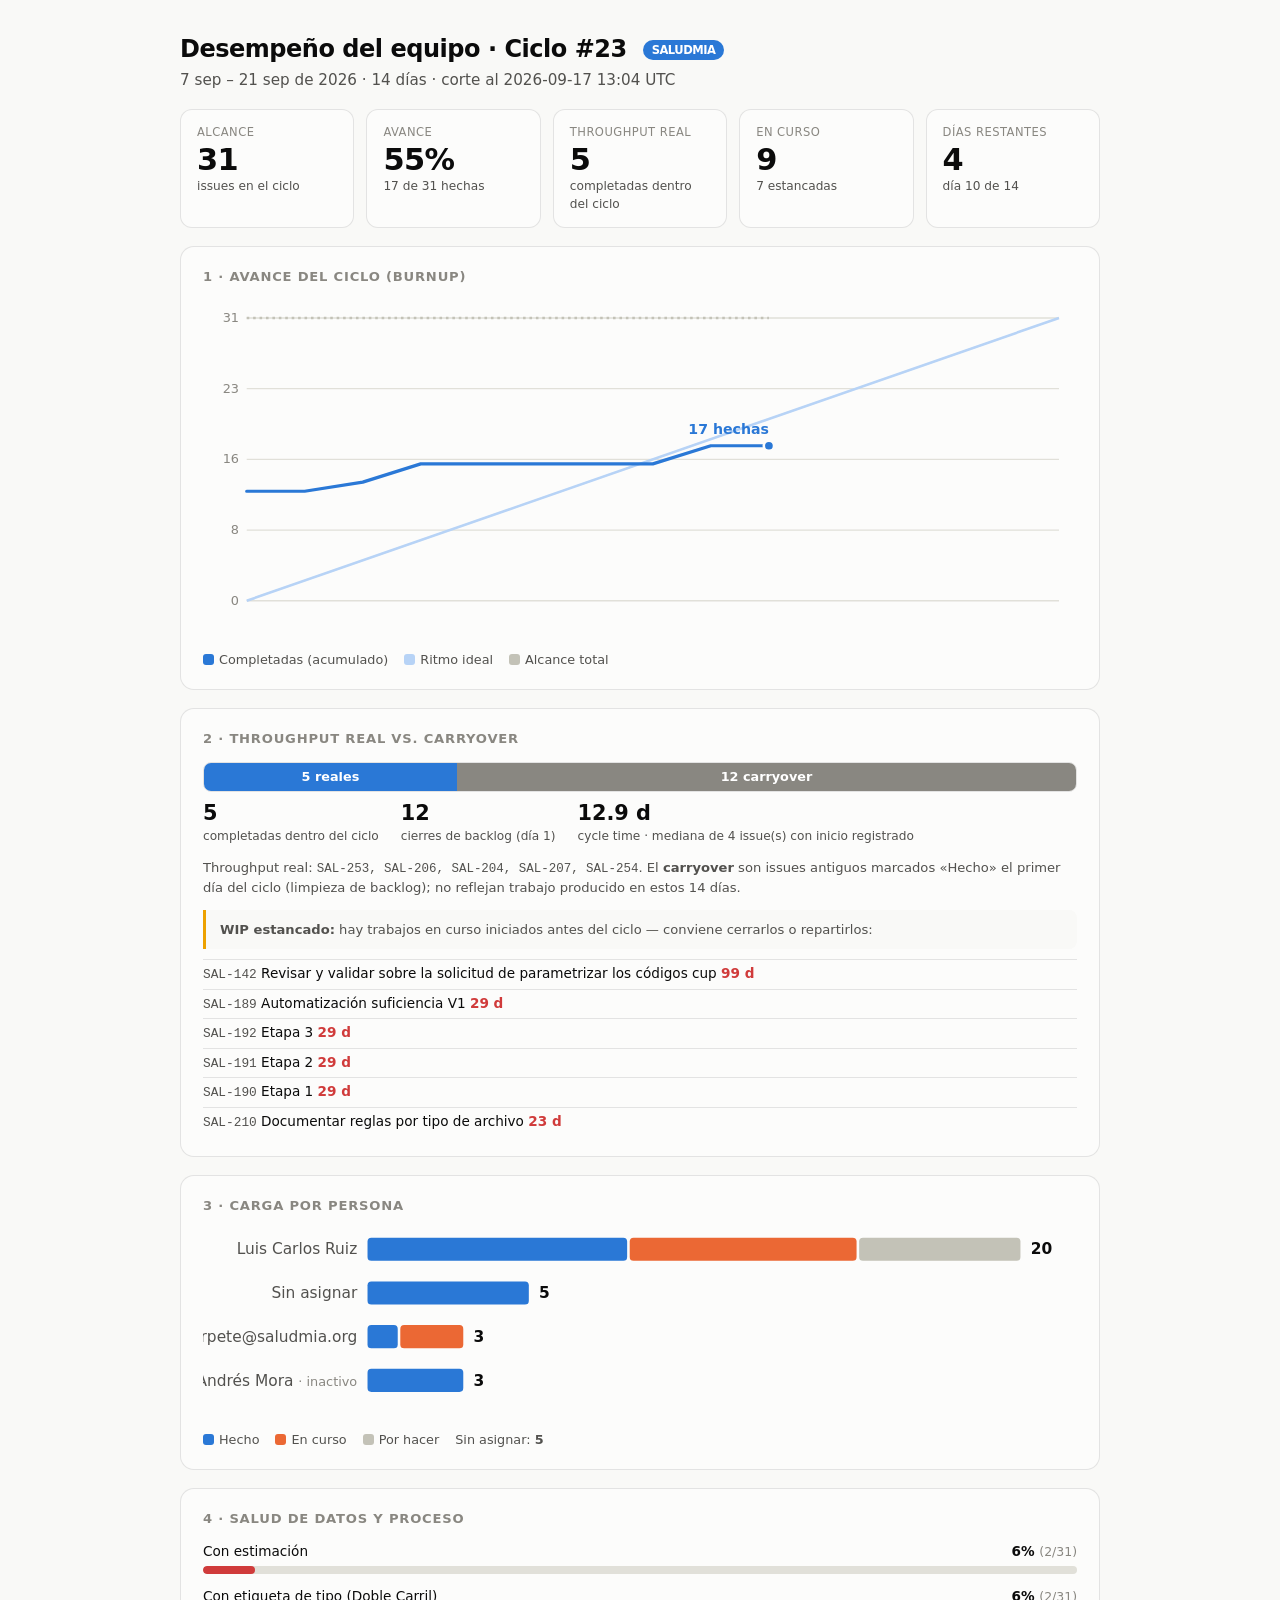
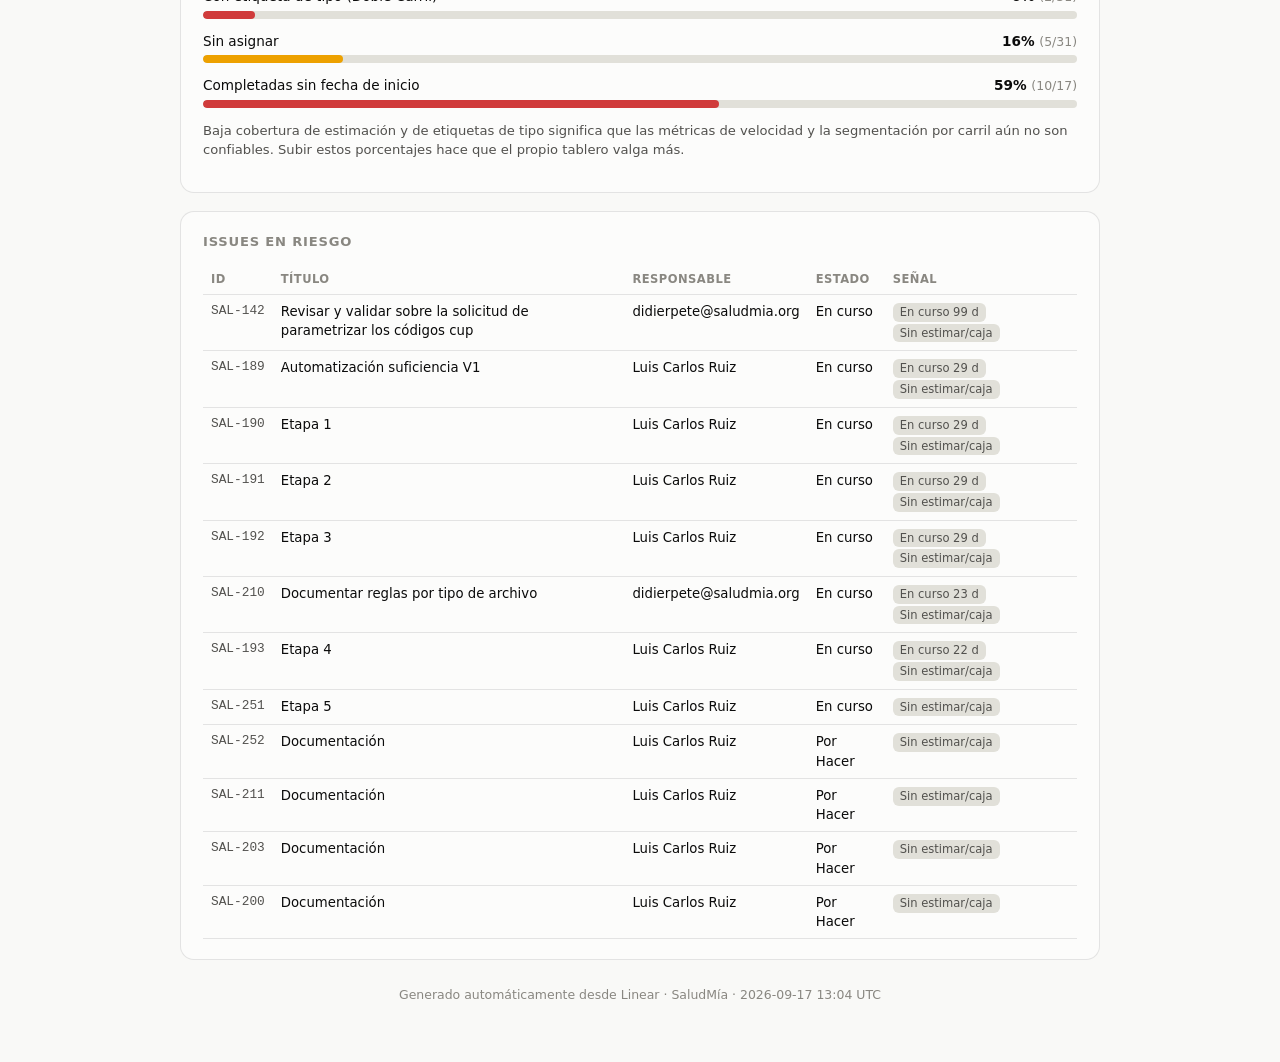
<file: reportes/reporte_ciclo_23_20260917.html>
<!doctype html>
<html lang="es">
<head>
<meta charset="utf-8">
<meta name="viewport" content="width=device-width, initial-scale=1">
<title>Desempeño Ciclo #23 · SALUDMIA</title>
<style>
:root {
  --plane:#f9f9f7; --surface:#fcfcfb; --ink:#0b0b0b; --ink2:#52514e;
  --muted:#898781; --grid:#e1e0d9; --axis:#c3c2b7; --border:rgba(11,11,11,.10);
  --s1:#2a78d6; --s-comp:#2a78d6; --s-start:#eb6834; --s-todo:#c3c2b7;
  --s-otro:#898781; --good:#0ca30c; --warn:#eda100; --bad:#d03b3b;
  --ideal:#b7d3f6;
}
@media (prefers-color-scheme: dark) {
  :root {
    --plane:#0d0d0d; --surface:#1a1a19; --ink:#fff; --ink2:#c3c2b7;
    --muted:#898781; --grid:#2c2c2a; --axis:#383835; --border:rgba(255,255,255,.10);
    --s1:#3987e5; --s-comp:#3987e5; --s-start:#d95926; --s-todo:#52514e;
    --s-otro:#898781; --good:#0ca30c; --warn:#c98500; --bad:#e34948;
    --ideal:#184f95;
  }
}
:root[data-theme="dark"] {
  --plane:#0d0d0d; --surface:#1a1a19; --ink:#fff; --ink2:#c3c2b7;
  --grid:#2c2c2a; --axis:#383835; --border:rgba(255,255,255,.10);
  --s1:#3987e5; --s-comp:#3987e5; --s-start:#d95926; --s-todo:#52514e; --ideal:#184f95;
}
:root[data-theme="light"] {
  --plane:#f9f9f7; --surface:#fcfcfb; --ink:#0b0b0b; --ink2:#52514e;
  --grid:#e1e0d9; --axis:#c3c2b7; --border:rgba(11,11,11,.10);
  --s1:#2a78d6; --s-comp:#2a78d6; --s-start:#eb6834; --s-todo:#c3c2b7; --ideal:#b7d3f6;
}
* { box-sizing:border-box; }
body { margin:0; background:var(--plane); color:var(--ink);
  font-family:system-ui,-apple-system,"Segoe UI",sans-serif; line-height:1.45; }
.wrap { max-width:960px; margin:0 auto; padding:32px 20px 64px; }
header h1 { font-size:1.5rem; margin:0 0 2px; letter-spacing:-.02em; }
header .sub { color:var(--ink2); font-size:.95rem; }
.badge { display:inline-block; background:var(--s1); color:#fff; font-size:.72rem;
  font-weight:600; padding:2px 9px; border-radius:99px; vertical-align:middle;
  margin-left:8px; }
section { background:var(--surface); border:1px solid var(--border);
  border-radius:14px; padding:20px 22px; margin-top:18px; }
section h2 { font-size:.82rem; text-transform:uppercase; letter-spacing:.06em;
  color:var(--muted); margin:0 0 14px; font-weight:600; }
.kpis { display:grid; grid-template-columns:repeat(5,1fr); gap:12px;
  margin-top:18px; }
.kpi { background:var(--surface); border:1px solid var(--border);
  border-radius:12px; padding:14px 16px; display:flex; flex-direction:column; }
.kpi-lbl { font-size:.72rem; color:var(--muted); text-transform:uppercase;
  letter-spacing:.04em; }
.kpi-val { font-size:1.9rem; font-weight:650; line-height:1.1; margin:2px 0;
  letter-spacing:-.02em; }
.kpi-sub { font-size:.76rem; color:var(--ink2); }
.chart { width:100%; height:auto; }
.legend { display:flex; gap:16px; flex-wrap:wrap; font-size:.8rem;
  color:var(--ink2); margin-top:10px; }
.legend i { display:inline-block; width:11px; height:11px; border-radius:3px;
  margin-right:5px; vertical-align:-1px; }
.grid { stroke:var(--grid); stroke-width:1; }
.tick, .ylbl, .cnt, .lbl-comp { fill:var(--ink2);
  font-family:system-ui,sans-serif; }
.tick { font-size:10px; fill:var(--muted); }
.ylbl { font-size:12px; } .ylbl .off { fill:var(--muted); font-size:10px; }
.cnt { font-size:12px; font-weight:600; fill:var(--ink); }
.lbl-comp { font-size:11px; font-weight:600; fill:var(--s-comp); }
.line-scope { fill:none; stroke:var(--axis); stroke-width:2;
  stroke-dasharray:2 3; }
.line-ideal { fill:none; stroke:var(--ideal); stroke-width:2; }
.line-comp { fill:none; stroke:var(--s-comp); stroke-width:2.5;
  stroke-linejoin:round; stroke-linecap:round; }
.dot-c { fill:var(--s-comp); stroke:var(--surface); stroke-width:2; }
.seg-completed { fill:var(--s-comp); } .seg-started { fill:var(--s-start); }
.seg-unstarted { fill:var(--s-todo); } .seg-otro { fill:var(--s-otro); }
.split { display:grid; grid-template-columns:1.35fr 1fr; gap:18px; }
.tp-bar { display:flex; height:30px; border-radius:8px; overflow:hidden;
  border:1px solid var(--border); }
.tp-real { background:var(--s-comp); } .tp-carry { background:var(--s-otro); }
.tp-bar div { display:flex; align-items:center; justify-content:center;
  color:#fff; font-size:.8rem; font-weight:600; }
.tp-note { font-size:.82rem; color:var(--ink2); margin-top:12px; }
.tp-note code { font-size:.78rem; }
.metric-row { display:flex; gap:22px; margin-top:6px; flex-wrap:wrap; }
.metric-row .m b { font-size:1.3rem; }
.metric-row .m span { font-size:.76rem; color:var(--ink2); display:block; }
.meter { margin-bottom:13px; }
.meter-top { display:flex; justify-content:space-between; font-size:.85rem;
  margin-bottom:4px; }
.meter-top .frac { color:var(--muted); font-weight:400; font-size:.78rem; }
.track { height:8px; background:var(--grid); border-radius:99px; overflow:hidden; }
.fill { height:100%; border-radius:99px; }
.fill.good { background:var(--good); } .fill.warn { background:var(--warn); }
.fill.bad { background:var(--bad); }
.aging { list-style:none; padding:0; margin:10px 0 0; font-size:.85rem; }
.aging li { padding:4px 0; border-top:1px solid var(--border); }
.aging b { color:var(--bad); }
table.risk { width:100%; border-collapse:collapse; font-size:.83rem; }
table.risk th { text-align:left; color:var(--muted); font-weight:600;
  font-size:.72rem; text-transform:uppercase; letter-spacing:.04em;
  padding:6px 8px; border-bottom:1px solid var(--border); }
table.risk td { padding:7px 8px; border-bottom:1px solid var(--border);
  vertical-align:top; }
.mono { font-family:ui-monospace,"Cascadia Code",monospace; font-size:.8rem;
  color:var(--ink2); white-space:nowrap; }
.chip { display:inline-block; background:var(--grid); color:var(--ink2);
  border-radius:6px; padding:1px 7px; font-size:.72rem; margin:1px 2px 1px 0;
  white-space:nowrap; }
.empty { color:var(--good); font-weight:500; }
.table-scroll { overflow-x:auto; }
footer { margin-top:26px; color:var(--muted); font-size:.78rem;
  text-align:center; }
.note { font-size:.82rem; color:var(--ink2); background:var(--plane);
  border-left:3px solid var(--warn); padding:10px 14px; border-radius:0 8px 8px 0;
  margin-top:12px; }
@media (max-width:720px) {
  .kpis { grid-template-columns:repeat(2,1fr); }
  .split { grid-template-columns:1fr; }
}
</style>
</head>
<body>
<div class="wrap">
<header>
  <h1>Desempeño del equipo · Ciclo #23
    <span class="badge">SALUDMIA</span></h1>
  <div class="sub">7 sep – 21 sep de
    2026 · 14 días · corte al 2026-09-17 13:04 UTC</div>
</header>

<div class="kpis"><div class="kpi"><span class="kpi-lbl">Alcance</span><span class="kpi-val">31</span><span class="kpi-sub">issues en el ciclo</span></div><div class="kpi"><span class="kpi-lbl">Avance</span><span class="kpi-val">55%</span><span class="kpi-sub">17 de 31 hechas</span></div><div class="kpi"><span class="kpi-lbl">Throughput real</span><span class="kpi-val">5</span><span class="kpi-sub">completadas dentro del ciclo</span></div><div class="kpi"><span class="kpi-lbl">En curso</span><span class="kpi-val">9</span><span class="kpi-sub">7 estancadas</span></div><div class="kpi"><span class="kpi-lbl">Días restantes</span><span class="kpi-val">4</span><span class="kpi-sub">día 10 de 14</span></div></div>

<section>
  <h2>1 · Avance del ciclo (burnup)</h2>
  <svg viewBox="0 0 680 260" role="img" class="chart"
  aria-label="Burnup del ciclo: completadas frente al alcance total">
  <line x1="34" y1="234.0" x2="666" y2="234.0" class="grid"/><text x="28" y="237.0" text-anchor="end" class="tick">0</text><line x1="34" y1="179.0" x2="666" y2="179.0" class="grid"/><text x="28" y="182.0" text-anchor="end" class="tick">8</text><line x1="34" y1="124.0" x2="666" y2="124.0" class="grid"/><text x="28" y="127.0" text-anchor="end" class="tick">16</text><line x1="34" y1="69.0" x2="666" y2="69.0" class="grid"/><text x="28" y="72.0" text-anchor="end" class="tick">23</text><line x1="34" y1="14.0" x2="666" y2="14.0" class="grid"/><text x="28" y="17.0" text-anchor="end" class="tick">31</text>
  <polyline points="34.0,14.0 79.1,14.0 124.3,14.0 169.4,14.0 214.6,14.0 259.7,14.0 304.9,14.0 350.0,14.0 395.1,14.0 440.3,14.0" class="line-scope"/>
  <path d="M34.0,234.0 L666.0,14.0" class="line-ideal"/>
  <path d="M34.0,148.8 L79.1,148.8 L124.3,141.7 L169.4,127.5 L214.6,127.5 L259.7,127.5 L304.9,127.5 L350.0,127.5 L395.1,113.4 L440.3,113.4" class="line-comp"/>
  <circle cx="440.3" cy="113.4" r="4" class="dot-c"/>
  <text x="440.3" y="104.4" text-anchor="end"
    class="lbl-comp">17 hechas</text>
</svg>
  <div class="legend">
    <span><i style="background:var(--s-comp)"></i>Completadas (acumulado)</span>
    <span><i style="background:var(--ideal)"></i>Ritmo ideal</span>
    <span><i style="background:var(--axis)"></i>Alcance total</span>
  </div>
</section>

<section>
  <h2>2 · Throughput real vs. carryover</h2>
  <div class="tp-bar">
    <div class="tp-real" style="width:29%">5 reales</div>
    <div class="tp-carry" style="width:71%">12 carryover</div>
  </div>
  <div class="metric-row">
    <div class="m"><b>5</b><span>completadas dentro del ciclo</span></div>
    <div class="m"><b>12</b><span>cierres de backlog (día 1)</span></div>
    <div class="m"><b>12.9 d</b><span>cycle time · mediana de 4 issue(s) con inicio registrado</span></div>
  </div>
  <p class="tp-note">Throughput real: <code>SAL-253, SAL-206, SAL-204, SAL-207, SAL-254</code>. El
    <b>carryover</b> son issues antiguos marcados «Hecho» el primer día del ciclo
    (limpieza de backlog); no reflejan trabajo producido en estos 14
    días.</p>
  <div class='note'><b>WIP estancado:</b> hay trabajos en curso iniciados antes del ciclo — conviene cerrarlos o repartirlos:</div><ul class="aging"><li><span class="mono">SAL-142</span> Revisar y validar sobre la solicitud de parametrizar los códigos cup <b>99 d</b></li><li><span class="mono">SAL-189</span> Automatización suficiencia V1 <b>29 d</b></li><li><span class="mono">SAL-192</span> Etapa 3 <b>29 d</b></li><li><span class="mono">SAL-191</span> Etapa 2 <b>29 d</b></li><li><span class="mono">SAL-190</span> Etapa 1 <b>29 d</b></li><li><span class="mono">SAL-210</span> Documentar reglas por tipo de archivo <b>23 d</b></li></ul>
</section>

<section>
  <h2>3 · Carga por persona</h2>
  <svg viewBox="0 0 680 144" role="img" class="chart"
  aria-label="Carga por persona"><text x="120" y="19" text-anchor="end" class="ylbl">Luis Carlos Ruiz</text><rect x="128.0" y="6" width="202.0" height="18" rx="3" class="seg-completed"/><rect x="332.0" y="6" width="176.5" height="18" rx="3" class="seg-started"/><rect x="510.5" y="6" width="125.5" height="18" rx="3" class="seg-unstarted"/><text x="644.0" y="19" class="cnt">20</text><text x="120" y="53" text-anchor="end" class="ylbl">Sin asignar</text><rect x="128.0" y="40" width="125.5" height="18" rx="3" class="seg-completed"/><text x="261.5" y="53" class="cnt">5</text><text x="120" y="87" text-anchor="end" class="ylbl">didierpete@saludmia.org</text><rect x="128.0" y="74" width="23.5" height="18" rx="3" class="seg-completed"/><rect x="153.5" y="74" width="49.0" height="18" rx="3" class="seg-started"/><text x="210.5" y="87" class="cnt">3</text><text x="120" y="121" text-anchor="end" class="ylbl">Andrés Mora <tspan class="off">· inactivo</tspan></text><rect x="128.0" y="108" width="74.5" height="18" rx="3" class="seg-completed"/><text x="210.5" y="121" class="cnt">3</text></svg>
  <div class="legend">
    <span><i style="background:var(--s-comp)"></i>Hecho</span>
    <span><i style="background:var(--s-start)"></i>En curso</span>
    <span><i style="background:var(--s-todo)"></i>Por hacer</span>
    <span>Sin asignar: <b>5</b></span>
  </div>
</section>

<section>
  <h2>4 · Salud de datos y proceso</h2>
  <div class="meter">
  <div class="meter-top"><span>Con estimación</span>
    <b>6% <span class="frac">(2/31)</span></b></div>
  <div class="track"><div class="fill bad" style="width:6%"></div></div>
</div><div class="meter">
  <div class="meter-top"><span>Con etiqueta de tipo (Doble Carril)</span>
    <b>6% <span class="frac">(2/31)</span></b></div>
  <div class="track"><div class="fill bad" style="width:6%"></div></div>
</div><div class="meter">
  <div class="meter-top"><span>Sin asignar</span>
    <b>16% <span class="frac">(5/31)</span></b></div>
  <div class="track"><div class="fill warn" style="width:16%"></div></div>
</div><div class="meter">
  <div class="meter-top"><span>Completadas sin fecha de inicio</span>
    <b>59% <span class="frac">(10/17)</span></b></div>
  <div class="track"><div class="fill bad" style="width:59%"></div></div>
</div>
  <p class="tp-note">Baja cobertura de estimación y de etiquetas de tipo significa
    que las métricas de velocidad y la segmentación por carril aún no son
    confiables. Subir estos porcentajes hace que el propio tablero valga más.</p>
</section>

<section>
  <h2>Issues en riesgo</h2>
  <div class="table-scroll"><table class="risk"><thead><tr>
    <th>ID</th><th>Título</th><th>Responsable</th><th>Estado</th><th>Señal</th>
    </tr></thead><tbody><tr><td class="mono">SAL-142</td><td>Revisar y validar sobre la solicitud de parametrizar los códigos cup</td><td>didierpete@saludmia.org</td><td>En curso</td><td><span class="chip">En curso 99 d</span> <span class="chip">Sin estimar/caja</span></td></tr><tr><td class="mono">SAL-189</td><td>Automatización suficiencia V1</td><td>Luis Carlos Ruiz</td><td>En curso</td><td><span class="chip">En curso 29 d</span> <span class="chip">Sin estimar/caja</span></td></tr><tr><td class="mono">SAL-190</td><td>Etapa 1</td><td>Luis Carlos Ruiz</td><td>En curso</td><td><span class="chip">En curso 29 d</span> <span class="chip">Sin estimar/caja</span></td></tr><tr><td class="mono">SAL-191</td><td>Etapa 2</td><td>Luis Carlos Ruiz</td><td>En curso</td><td><span class="chip">En curso 29 d</span> <span class="chip">Sin estimar/caja</span></td></tr><tr><td class="mono">SAL-192</td><td>Etapa 3</td><td>Luis Carlos Ruiz</td><td>En curso</td><td><span class="chip">En curso 29 d</span> <span class="chip">Sin estimar/caja</span></td></tr><tr><td class="mono">SAL-210</td><td>Documentar reglas por tipo de archivo</td><td>didierpete@saludmia.org</td><td>En curso</td><td><span class="chip">En curso 23 d</span> <span class="chip">Sin estimar/caja</span></td></tr><tr><td class="mono">SAL-193</td><td>Etapa 4</td><td>Luis Carlos Ruiz</td><td>En curso</td><td><span class="chip">En curso 22 d</span> <span class="chip">Sin estimar/caja</span></td></tr><tr><td class="mono">SAL-251</td><td>Etapa 5</td><td>Luis Carlos Ruiz</td><td>En curso</td><td><span class="chip">Sin estimar/caja</span></td></tr><tr><td class="mono">SAL-252</td><td>Documentación</td><td>Luis Carlos Ruiz</td><td>Por Hacer</td><td><span class="chip">Sin estimar/caja</span></td></tr><tr><td class="mono">SAL-211</td><td>Documentación</td><td>Luis Carlos Ruiz</td><td>Por Hacer</td><td><span class="chip">Sin estimar/caja</span></td></tr><tr><td class="mono">SAL-203</td><td>Documentación</td><td>Luis Carlos Ruiz</td><td>Por Hacer</td><td><span class="chip">Sin estimar/caja</span></td></tr><tr><td class="mono">SAL-200</td><td>Documentación</td><td>Luis Carlos Ruiz</td><td>Por Hacer</td><td><span class="chip">Sin estimar/caja</span></td></tr></tbody></table></div>
</section>

<footer>Generado automáticamente desde Linear · SaludMía · 2026-09-17 13:04 UTC</footer>
</div>
</body>
</html>
</file>
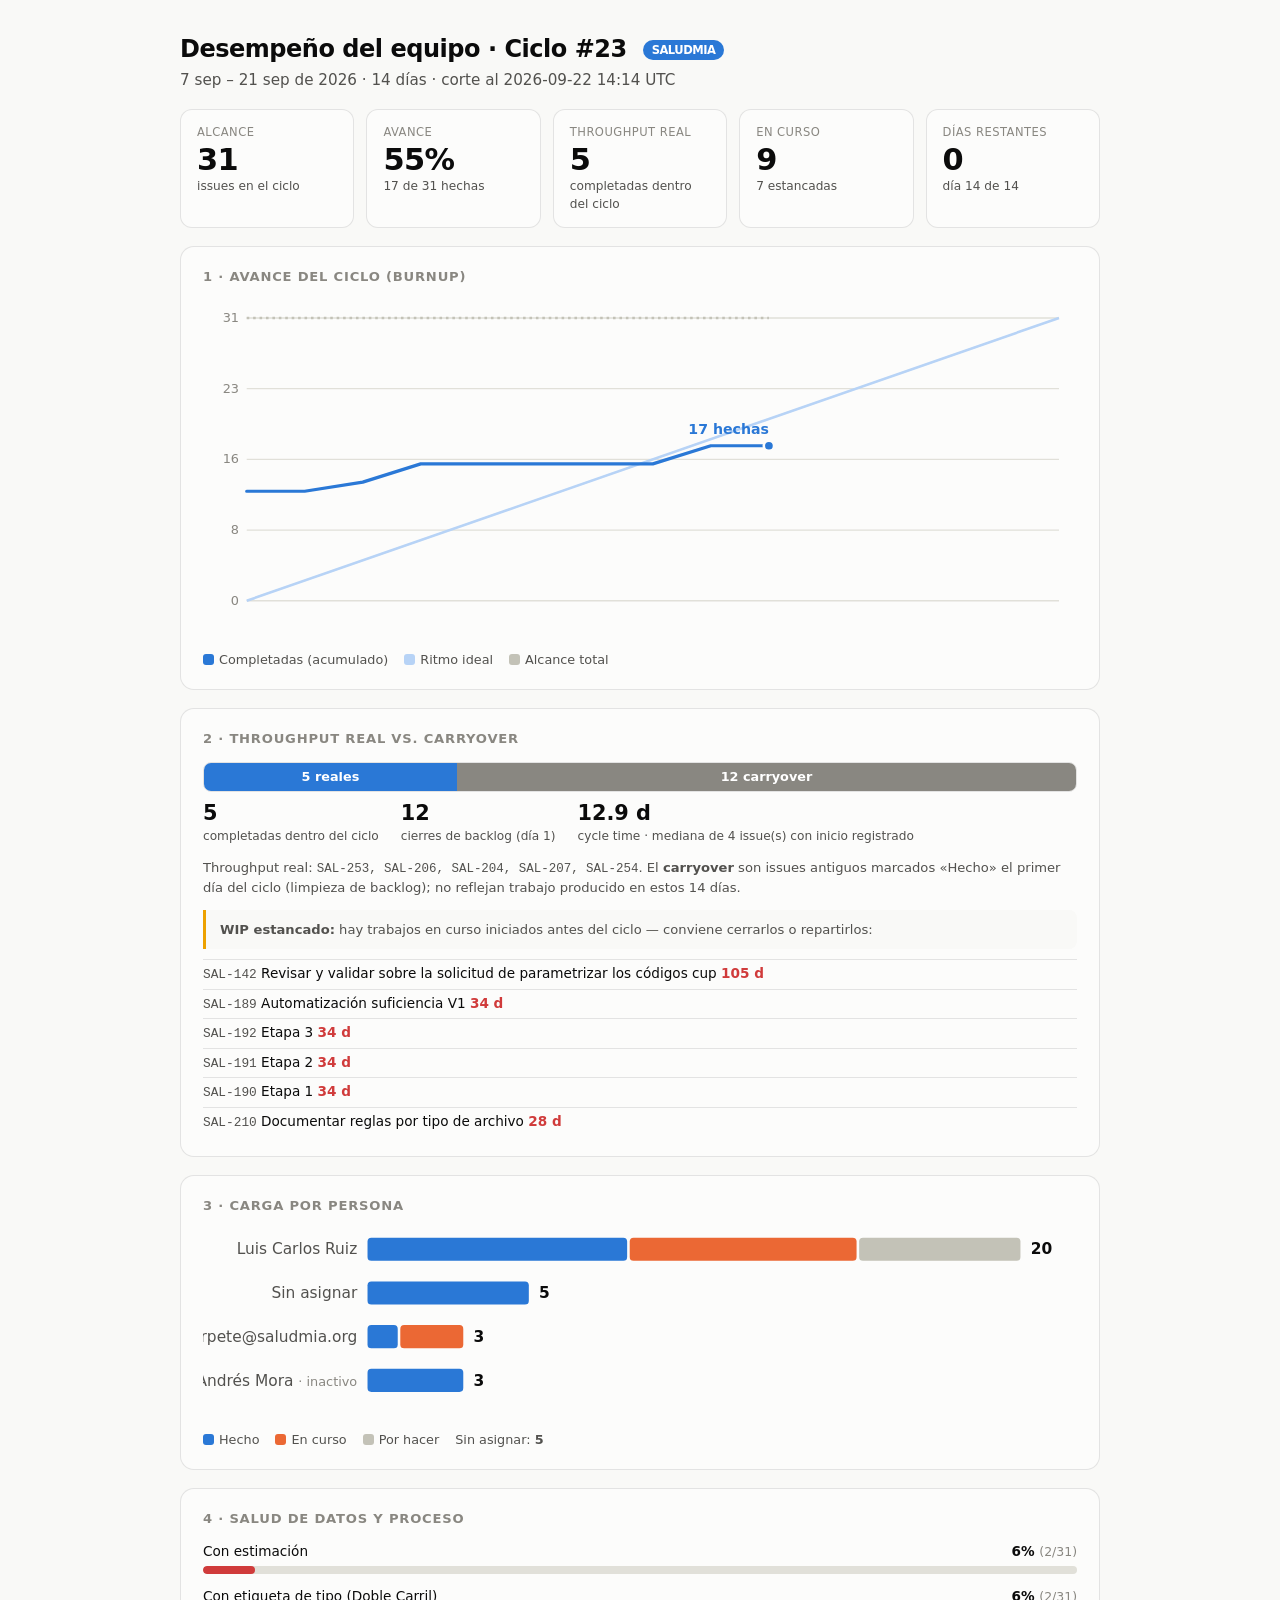
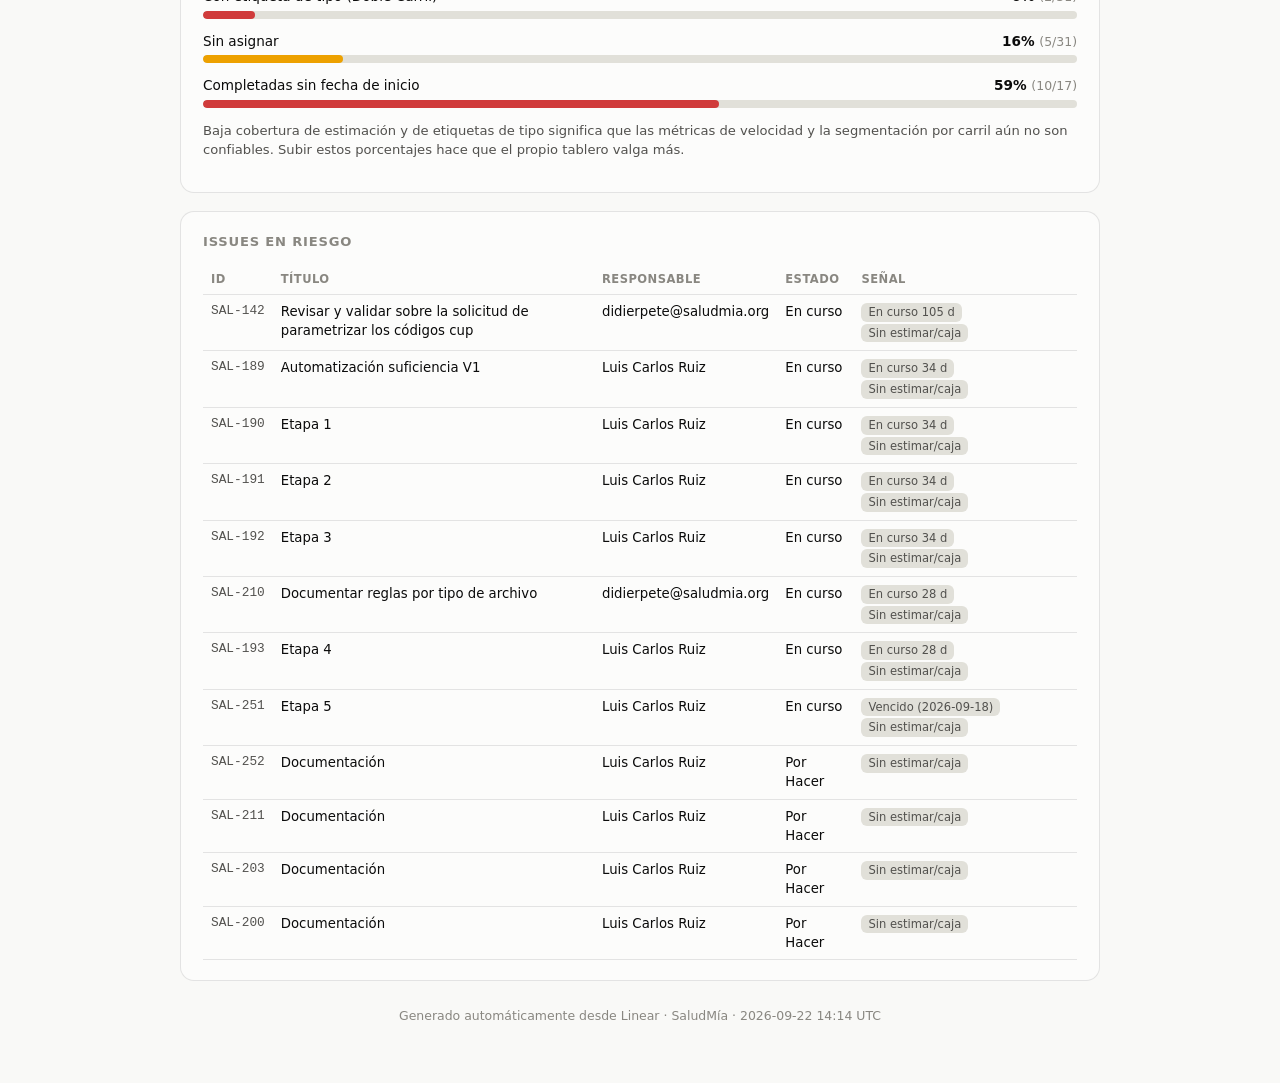
<file: reportes/reporte_ciclo_23_20260922.html>
<!doctype html>
<html lang="es">
<head>
<meta charset="utf-8">
<meta name="viewport" content="width=device-width, initial-scale=1">
<title>Desempeño Ciclo #23 · SALUDMIA</title>
<style>
:root {
  --plane:#f9f9f7; --surface:#fcfcfb; --ink:#0b0b0b; --ink2:#52514e;
  --muted:#898781; --grid:#e1e0d9; --axis:#c3c2b7; --border:rgba(11,11,11,.10);
  --s1:#2a78d6; --s-comp:#2a78d6; --s-start:#eb6834; --s-todo:#c3c2b7;
  --s-otro:#898781; --good:#0ca30c; --warn:#eda100; --bad:#d03b3b;
  --ideal:#b7d3f6;
}
@media (prefers-color-scheme: dark) {
  :root {
    --plane:#0d0d0d; --surface:#1a1a19; --ink:#fff; --ink2:#c3c2b7;
    --muted:#898781; --grid:#2c2c2a; --axis:#383835; --border:rgba(255,255,255,.10);
    --s1:#3987e5; --s-comp:#3987e5; --s-start:#d95926; --s-todo:#52514e;
    --s-otro:#898781; --good:#0ca30c; --warn:#c98500; --bad:#e34948;
    --ideal:#184f95;
  }
}
:root[data-theme="dark"] {
  --plane:#0d0d0d; --surface:#1a1a19; --ink:#fff; --ink2:#c3c2b7;
  --grid:#2c2c2a; --axis:#383835; --border:rgba(255,255,255,.10);
  --s1:#3987e5; --s-comp:#3987e5; --s-start:#d95926; --s-todo:#52514e; --ideal:#184f95;
}
:root[data-theme="light"] {
  --plane:#f9f9f7; --surface:#fcfcfb; --ink:#0b0b0b; --ink2:#52514e;
  --grid:#e1e0d9; --axis:#c3c2b7; --border:rgba(11,11,11,.10);
  --s1:#2a78d6; --s-comp:#2a78d6; --s-start:#eb6834; --s-todo:#c3c2b7; --ideal:#b7d3f6;
}
* { box-sizing:border-box; }
body { margin:0; background:var(--plane); color:var(--ink);
  font-family:system-ui,-apple-system,"Segoe UI",sans-serif; line-height:1.45; }
.wrap { max-width:960px; margin:0 auto; padding:32px 20px 64px; }
header h1 { font-size:1.5rem; margin:0 0 2px; letter-spacing:-.02em; }
header .sub { color:var(--ink2); font-size:.95rem; }
.badge { display:inline-block; background:var(--s1); color:#fff; font-size:.72rem;
  font-weight:600; padding:2px 9px; border-radius:99px; vertical-align:middle;
  margin-left:8px; }
section { background:var(--surface); border:1px solid var(--border);
  border-radius:14px; padding:20px 22px; margin-top:18px; }
section h2 { font-size:.82rem; text-transform:uppercase; letter-spacing:.06em;
  color:var(--muted); margin:0 0 14px; font-weight:600; }
.kpis { display:grid; grid-template-columns:repeat(5,1fr); gap:12px;
  margin-top:18px; }
.kpi { background:var(--surface); border:1px solid var(--border);
  border-radius:12px; padding:14px 16px; display:flex; flex-direction:column; }
.kpi-lbl { font-size:.72rem; color:var(--muted); text-transform:uppercase;
  letter-spacing:.04em; }
.kpi-val { font-size:1.9rem; font-weight:650; line-height:1.1; margin:2px 0;
  letter-spacing:-.02em; }
.kpi-sub { font-size:.76rem; color:var(--ink2); }
.chart { width:100%; height:auto; }
.legend { display:flex; gap:16px; flex-wrap:wrap; font-size:.8rem;
  color:var(--ink2); margin-top:10px; }
.legend i { display:inline-block; width:11px; height:11px; border-radius:3px;
  margin-right:5px; vertical-align:-1px; }
.grid { stroke:var(--grid); stroke-width:1; }
.tick, .ylbl, .cnt, .lbl-comp { fill:var(--ink2);
  font-family:system-ui,sans-serif; }
.tick { font-size:10px; fill:var(--muted); }
.ylbl { font-size:12px; } .ylbl .off { fill:var(--muted); font-size:10px; }
.cnt { font-size:12px; font-weight:600; fill:var(--ink); }
.lbl-comp { font-size:11px; font-weight:600; fill:var(--s-comp); }
.line-scope { fill:none; stroke:var(--axis); stroke-width:2;
  stroke-dasharray:2 3; }
.line-ideal { fill:none; stroke:var(--ideal); stroke-width:2; }
.line-comp { fill:none; stroke:var(--s-comp); stroke-width:2.5;
  stroke-linejoin:round; stroke-linecap:round; }
.dot-c { fill:var(--s-comp); stroke:var(--surface); stroke-width:2; }
.seg-completed { fill:var(--s-comp); } .seg-started { fill:var(--s-start); }
.seg-unstarted { fill:var(--s-todo); } .seg-otro { fill:var(--s-otro); }
.split { display:grid; grid-template-columns:1.35fr 1fr; gap:18px; }
.tp-bar { display:flex; height:30px; border-radius:8px; overflow:hidden;
  border:1px solid var(--border); }
.tp-real { background:var(--s-comp); } .tp-carry { background:var(--s-otro); }
.tp-bar div { display:flex; align-items:center; justify-content:center;
  color:#fff; font-size:.8rem; font-weight:600; }
.tp-note { font-size:.82rem; color:var(--ink2); margin-top:12px; }
.tp-note code { font-size:.78rem; }
.metric-row { display:flex; gap:22px; margin-top:6px; flex-wrap:wrap; }
.metric-row .m b { font-size:1.3rem; }
.metric-row .m span { font-size:.76rem; color:var(--ink2); display:block; }
.meter { margin-bottom:13px; }
.meter-top { display:flex; justify-content:space-between; font-size:.85rem;
  margin-bottom:4px; }
.meter-top .frac { color:var(--muted); font-weight:400; font-size:.78rem; }
.track { height:8px; background:var(--grid); border-radius:99px; overflow:hidden; }
.fill { height:100%; border-radius:99px; }
.fill.good { background:var(--good); } .fill.warn { background:var(--warn); }
.fill.bad { background:var(--bad); }
.aging { list-style:none; padding:0; margin:10px 0 0; font-size:.85rem; }
.aging li { padding:4px 0; border-top:1px solid var(--border); }
.aging b { color:var(--bad); }
table.risk { width:100%; border-collapse:collapse; font-size:.83rem; }
table.risk th { text-align:left; color:var(--muted); font-weight:600;
  font-size:.72rem; text-transform:uppercase; letter-spacing:.04em;
  padding:6px 8px; border-bottom:1px solid var(--border); }
table.risk td { padding:7px 8px; border-bottom:1px solid var(--border);
  vertical-align:top; }
.mono { font-family:ui-monospace,"Cascadia Code",monospace; font-size:.8rem;
  color:var(--ink2); white-space:nowrap; }
.chip { display:inline-block; background:var(--grid); color:var(--ink2);
  border-radius:6px; padding:1px 7px; font-size:.72rem; margin:1px 2px 1px 0;
  white-space:nowrap; }
.empty { color:var(--good); font-weight:500; }
.table-scroll { overflow-x:auto; }
footer { margin-top:26px; color:var(--muted); font-size:.78rem;
  text-align:center; }
.note { font-size:.82rem; color:var(--ink2); background:var(--plane);
  border-left:3px solid var(--warn); padding:10px 14px; border-radius:0 8px 8px 0;
  margin-top:12px; }
@media (max-width:720px) {
  .kpis { grid-template-columns:repeat(2,1fr); }
  .split { grid-template-columns:1fr; }
}
</style>
</head>
<body>
<div class="wrap">
<header>
  <h1>Desempeño del equipo · Ciclo #23
    <span class="badge">SALUDMIA</span></h1>
  <div class="sub">7 sep – 21 sep de
    2026 · 14 días · corte al 2026-09-22 14:14 UTC</div>
</header>

<div class="kpis"><div class="kpi"><span class="kpi-lbl">Alcance</span><span class="kpi-val">31</span><span class="kpi-sub">issues en el ciclo</span></div><div class="kpi"><span class="kpi-lbl">Avance</span><span class="kpi-val">55%</span><span class="kpi-sub">17 de 31 hechas</span></div><div class="kpi"><span class="kpi-lbl">Throughput real</span><span class="kpi-val">5</span><span class="kpi-sub">completadas dentro del ciclo</span></div><div class="kpi"><span class="kpi-lbl">En curso</span><span class="kpi-val">9</span><span class="kpi-sub">7 estancadas</span></div><div class="kpi"><span class="kpi-lbl">Días restantes</span><span class="kpi-val">0</span><span class="kpi-sub">día 14 de 14</span></div></div>

<section>
  <h2>1 · Avance del ciclo (burnup)</h2>
  <svg viewBox="0 0 680 260" role="img" class="chart"
  aria-label="Burnup del ciclo: completadas frente al alcance total">
  <line x1="34" y1="234.0" x2="666" y2="234.0" class="grid"/><text x="28" y="237.0" text-anchor="end" class="tick">0</text><line x1="34" y1="179.0" x2="666" y2="179.0" class="grid"/><text x="28" y="182.0" text-anchor="end" class="tick">8</text><line x1="34" y1="124.0" x2="666" y2="124.0" class="grid"/><text x="28" y="127.0" text-anchor="end" class="tick">16</text><line x1="34" y1="69.0" x2="666" y2="69.0" class="grid"/><text x="28" y="72.0" text-anchor="end" class="tick">23</text><line x1="34" y1="14.0" x2="666" y2="14.0" class="grid"/><text x="28" y="17.0" text-anchor="end" class="tick">31</text>
  <polyline points="34.0,14.0 79.1,14.0 124.3,14.0 169.4,14.0 214.6,14.0 259.7,14.0 304.9,14.0 350.0,14.0 395.1,14.0 440.3,14.0" class="line-scope"/>
  <path d="M34.0,234.0 L666.0,14.0" class="line-ideal"/>
  <path d="M34.0,148.8 L79.1,148.8 L124.3,141.7 L169.4,127.5 L214.6,127.5 L259.7,127.5 L304.9,127.5 L350.0,127.5 L395.1,113.4 L440.3,113.4" class="line-comp"/>
  <circle cx="440.3" cy="113.4" r="4" class="dot-c"/>
  <text x="440.3" y="104.4" text-anchor="end"
    class="lbl-comp">17 hechas</text>
</svg>
  <div class="legend">
    <span><i style="background:var(--s-comp)"></i>Completadas (acumulado)</span>
    <span><i style="background:var(--ideal)"></i>Ritmo ideal</span>
    <span><i style="background:var(--axis)"></i>Alcance total</span>
  </div>
</section>

<section>
  <h2>2 · Throughput real vs. carryover</h2>
  <div class="tp-bar">
    <div class="tp-real" style="width:29%">5 reales</div>
    <div class="tp-carry" style="width:71%">12 carryover</div>
  </div>
  <div class="metric-row">
    <div class="m"><b>5</b><span>completadas dentro del ciclo</span></div>
    <div class="m"><b>12</b><span>cierres de backlog (día 1)</span></div>
    <div class="m"><b>12.9 d</b><span>cycle time · mediana de 4 issue(s) con inicio registrado</span></div>
  </div>
  <p class="tp-note">Throughput real: <code>SAL-253, SAL-206, SAL-204, SAL-207, SAL-254</code>. El
    <b>carryover</b> son issues antiguos marcados «Hecho» el primer día del ciclo
    (limpieza de backlog); no reflejan trabajo producido en estos 14
    días.</p>
  <div class='note'><b>WIP estancado:</b> hay trabajos en curso iniciados antes del ciclo — conviene cerrarlos o repartirlos:</div><ul class="aging"><li><span class="mono">SAL-142</span> Revisar y validar sobre la solicitud de parametrizar los códigos cup <b>105 d</b></li><li><span class="mono">SAL-189</span> Automatización suficiencia V1 <b>34 d</b></li><li><span class="mono">SAL-192</span> Etapa 3 <b>34 d</b></li><li><span class="mono">SAL-191</span> Etapa 2 <b>34 d</b></li><li><span class="mono">SAL-190</span> Etapa 1 <b>34 d</b></li><li><span class="mono">SAL-210</span> Documentar reglas por tipo de archivo <b>28 d</b></li></ul>
</section>

<section>
  <h2>3 · Carga por persona</h2>
  <svg viewBox="0 0 680 144" role="img" class="chart"
  aria-label="Carga por persona"><text x="120" y="19" text-anchor="end" class="ylbl">Luis Carlos Ruiz</text><rect x="128.0" y="6" width="202.0" height="18" rx="3" class="seg-completed"/><rect x="332.0" y="6" width="176.5" height="18" rx="3" class="seg-started"/><rect x="510.5" y="6" width="125.5" height="18" rx="3" class="seg-unstarted"/><text x="644.0" y="19" class="cnt">20</text><text x="120" y="53" text-anchor="end" class="ylbl">Sin asignar</text><rect x="128.0" y="40" width="125.5" height="18" rx="3" class="seg-completed"/><text x="261.5" y="53" class="cnt">5</text><text x="120" y="87" text-anchor="end" class="ylbl">didierpete@saludmia.org</text><rect x="128.0" y="74" width="23.5" height="18" rx="3" class="seg-completed"/><rect x="153.5" y="74" width="49.0" height="18" rx="3" class="seg-started"/><text x="210.5" y="87" class="cnt">3</text><text x="120" y="121" text-anchor="end" class="ylbl">Andrés Mora <tspan class="off">· inactivo</tspan></text><rect x="128.0" y="108" width="74.5" height="18" rx="3" class="seg-completed"/><text x="210.5" y="121" class="cnt">3</text></svg>
  <div class="legend">
    <span><i style="background:var(--s-comp)"></i>Hecho</span>
    <span><i style="background:var(--s-start)"></i>En curso</span>
    <span><i style="background:var(--s-todo)"></i>Por hacer</span>
    <span>Sin asignar: <b>5</b></span>
  </div>
</section>

<section>
  <h2>4 · Salud de datos y proceso</h2>
  <div class="meter">
  <div class="meter-top"><span>Con estimación</span>
    <b>6% <span class="frac">(2/31)</span></b></div>
  <div class="track"><div class="fill bad" style="width:6%"></div></div>
</div><div class="meter">
  <div class="meter-top"><span>Con etiqueta de tipo (Doble Carril)</span>
    <b>6% <span class="frac">(2/31)</span></b></div>
  <div class="track"><div class="fill bad" style="width:6%"></div></div>
</div><div class="meter">
  <div class="meter-top"><span>Sin asignar</span>
    <b>16% <span class="frac">(5/31)</span></b></div>
  <div class="track"><div class="fill warn" style="width:16%"></div></div>
</div><div class="meter">
  <div class="meter-top"><span>Completadas sin fecha de inicio</span>
    <b>59% <span class="frac">(10/17)</span></b></div>
  <div class="track"><div class="fill bad" style="width:59%"></div></div>
</div>
  <p class="tp-note">Baja cobertura de estimación y de etiquetas de tipo significa
    que las métricas de velocidad y la segmentación por carril aún no son
    confiables. Subir estos porcentajes hace que el propio tablero valga más.</p>
</section>

<section>
  <h2>Issues en riesgo</h2>
  <div class="table-scroll"><table class="risk"><thead><tr>
    <th>ID</th><th>Título</th><th>Responsable</th><th>Estado</th><th>Señal</th>
    </tr></thead><tbody><tr><td class="mono">SAL-142</td><td>Revisar y validar sobre la solicitud de parametrizar los códigos cup</td><td>didierpete@saludmia.org</td><td>En curso</td><td><span class="chip">En curso 105 d</span> <span class="chip">Sin estimar/caja</span></td></tr><tr><td class="mono">SAL-189</td><td>Automatización suficiencia V1</td><td>Luis Carlos Ruiz</td><td>En curso</td><td><span class="chip">En curso 34 d</span> <span class="chip">Sin estimar/caja</span></td></tr><tr><td class="mono">SAL-190</td><td>Etapa 1</td><td>Luis Carlos Ruiz</td><td>En curso</td><td><span class="chip">En curso 34 d</span> <span class="chip">Sin estimar/caja</span></td></tr><tr><td class="mono">SAL-191</td><td>Etapa 2</td><td>Luis Carlos Ruiz</td><td>En curso</td><td><span class="chip">En curso 34 d</span> <span class="chip">Sin estimar/caja</span></td></tr><tr><td class="mono">SAL-192</td><td>Etapa 3</td><td>Luis Carlos Ruiz</td><td>En curso</td><td><span class="chip">En curso 34 d</span> <span class="chip">Sin estimar/caja</span></td></tr><tr><td class="mono">SAL-210</td><td>Documentar reglas por tipo de archivo</td><td>didierpete@saludmia.org</td><td>En curso</td><td><span class="chip">En curso 28 d</span> <span class="chip">Sin estimar/caja</span></td></tr><tr><td class="mono">SAL-193</td><td>Etapa 4</td><td>Luis Carlos Ruiz</td><td>En curso</td><td><span class="chip">En curso 28 d</span> <span class="chip">Sin estimar/caja</span></td></tr><tr><td class="mono">SAL-251</td><td>Etapa 5</td><td>Luis Carlos Ruiz</td><td>En curso</td><td><span class="chip">Vencido (2026-09-18)</span> <span class="chip">Sin estimar/caja</span></td></tr><tr><td class="mono">SAL-252</td><td>Documentación</td><td>Luis Carlos Ruiz</td><td>Por Hacer</td><td><span class="chip">Sin estimar/caja</span></td></tr><tr><td class="mono">SAL-211</td><td>Documentación</td><td>Luis Carlos Ruiz</td><td>Por Hacer</td><td><span class="chip">Sin estimar/caja</span></td></tr><tr><td class="mono">SAL-203</td><td>Documentación</td><td>Luis Carlos Ruiz</td><td>Por Hacer</td><td><span class="chip">Sin estimar/caja</span></td></tr><tr><td class="mono">SAL-200</td><td>Documentación</td><td>Luis Carlos Ruiz</td><td>Por Hacer</td><td><span class="chip">Sin estimar/caja</span></td></tr></tbody></table></div>
</section>

<footer>Generado automáticamente desde Linear · SaludMía · 2026-09-22 14:14 UTC</footer>
</div>
</body>
</html>
</file>
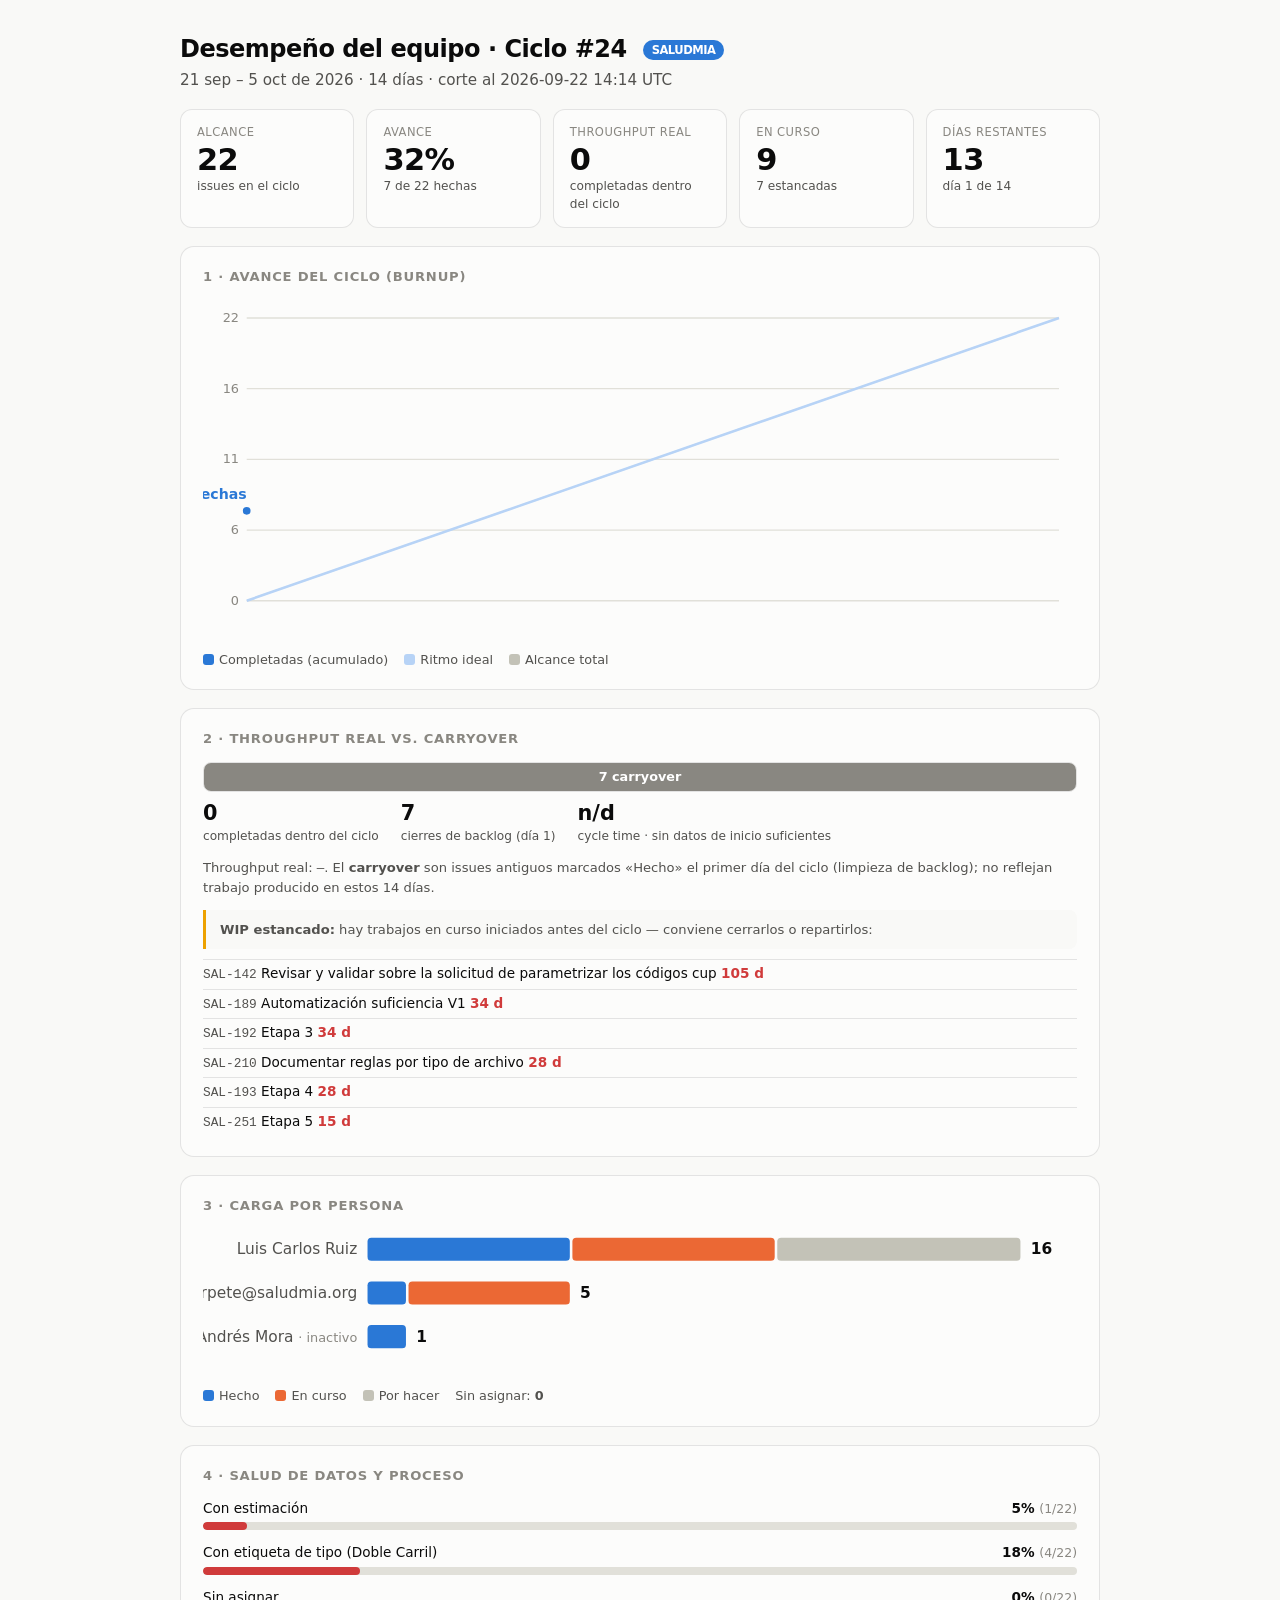
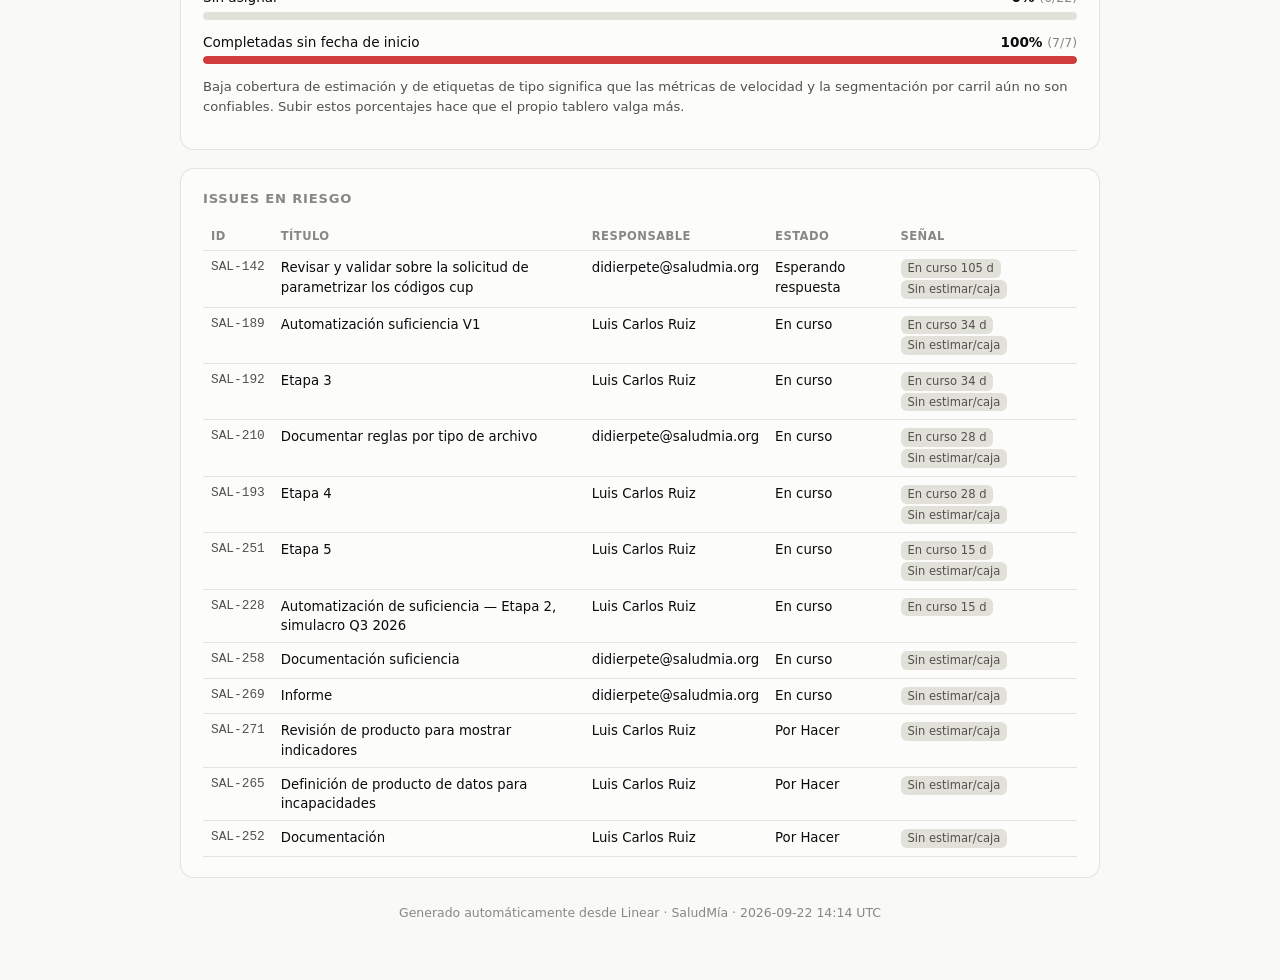
<file: reportes/reporte_ciclo_24_20260922.html>
<!doctype html>
<html lang="es">
<head>
<meta charset="utf-8">
<meta name="viewport" content="width=device-width, initial-scale=1">
<title>Desempeño Ciclo #24 · SALUDMIA</title>
<style>
:root {
  --plane:#f9f9f7; --surface:#fcfcfb; --ink:#0b0b0b; --ink2:#52514e;
  --muted:#898781; --grid:#e1e0d9; --axis:#c3c2b7; --border:rgba(11,11,11,.10);
  --s1:#2a78d6; --s-comp:#2a78d6; --s-start:#eb6834; --s-todo:#c3c2b7;
  --s-otro:#898781; --good:#0ca30c; --warn:#eda100; --bad:#d03b3b;
  --ideal:#b7d3f6;
}
@media (prefers-color-scheme: dark) {
  :root {
    --plane:#0d0d0d; --surface:#1a1a19; --ink:#fff; --ink2:#c3c2b7;
    --muted:#898781; --grid:#2c2c2a; --axis:#383835; --border:rgba(255,255,255,.10);
    --s1:#3987e5; --s-comp:#3987e5; --s-start:#d95926; --s-todo:#52514e;
    --s-otro:#898781; --good:#0ca30c; --warn:#c98500; --bad:#e34948;
    --ideal:#184f95;
  }
}
:root[data-theme="dark"] {
  --plane:#0d0d0d; --surface:#1a1a19; --ink:#fff; --ink2:#c3c2b7;
  --grid:#2c2c2a; --axis:#383835; --border:rgba(255,255,255,.10);
  --s1:#3987e5; --s-comp:#3987e5; --s-start:#d95926; --s-todo:#52514e; --ideal:#184f95;
}
:root[data-theme="light"] {
  --plane:#f9f9f7; --surface:#fcfcfb; --ink:#0b0b0b; --ink2:#52514e;
  --grid:#e1e0d9; --axis:#c3c2b7; --border:rgba(11,11,11,.10);
  --s1:#2a78d6; --s-comp:#2a78d6; --s-start:#eb6834; --s-todo:#c3c2b7; --ideal:#b7d3f6;
}
* { box-sizing:border-box; }
body { margin:0; background:var(--plane); color:var(--ink);
  font-family:system-ui,-apple-system,"Segoe UI",sans-serif; line-height:1.45; }
.wrap { max-width:960px; margin:0 auto; padding:32px 20px 64px; }
header h1 { font-size:1.5rem; margin:0 0 2px; letter-spacing:-.02em; }
header .sub { color:var(--ink2); font-size:.95rem; }
.badge { display:inline-block; background:var(--s1); color:#fff; font-size:.72rem;
  font-weight:600; padding:2px 9px; border-radius:99px; vertical-align:middle;
  margin-left:8px; }
section { background:var(--surface); border:1px solid var(--border);
  border-radius:14px; padding:20px 22px; margin-top:18px; }
section h2 { font-size:.82rem; text-transform:uppercase; letter-spacing:.06em;
  color:var(--muted); margin:0 0 14px; font-weight:600; }
.kpis { display:grid; grid-template-columns:repeat(5,1fr); gap:12px;
  margin-top:18px; }
.kpi { background:var(--surface); border:1px solid var(--border);
  border-radius:12px; padding:14px 16px; display:flex; flex-direction:column; }
.kpi-lbl { font-size:.72rem; color:var(--muted); text-transform:uppercase;
  letter-spacing:.04em; }
.kpi-val { font-size:1.9rem; font-weight:650; line-height:1.1; margin:2px 0;
  letter-spacing:-.02em; }
.kpi-sub { font-size:.76rem; color:var(--ink2); }
.chart { width:100%; height:auto; }
.legend { display:flex; gap:16px; flex-wrap:wrap; font-size:.8rem;
  color:var(--ink2); margin-top:10px; }
.legend i { display:inline-block; width:11px; height:11px; border-radius:3px;
  margin-right:5px; vertical-align:-1px; }
.grid { stroke:var(--grid); stroke-width:1; }
.tick, .ylbl, .cnt, .lbl-comp { fill:var(--ink2);
  font-family:system-ui,sans-serif; }
.tick { font-size:10px; fill:var(--muted); }
.ylbl { font-size:12px; } .ylbl .off { fill:var(--muted); font-size:10px; }
.cnt { font-size:12px; font-weight:600; fill:var(--ink); }
.lbl-comp { font-size:11px; font-weight:600; fill:var(--s-comp); }
.line-scope { fill:none; stroke:var(--axis); stroke-width:2;
  stroke-dasharray:2 3; }
.line-ideal { fill:none; stroke:var(--ideal); stroke-width:2; }
.line-comp { fill:none; stroke:var(--s-comp); stroke-width:2.5;
  stroke-linejoin:round; stroke-linecap:round; }
.dot-c { fill:var(--s-comp); stroke:var(--surface); stroke-width:2; }
.seg-completed { fill:var(--s-comp); } .seg-started { fill:var(--s-start); }
.seg-unstarted { fill:var(--s-todo); } .seg-otro { fill:var(--s-otro); }
.split { display:grid; grid-template-columns:1.35fr 1fr; gap:18px; }
.tp-bar { display:flex; height:30px; border-radius:8px; overflow:hidden;
  border:1px solid var(--border); }
.tp-real { background:var(--s-comp); } .tp-carry { background:var(--s-otro); }
.tp-bar div { display:flex; align-items:center; justify-content:center;
  color:#fff; font-size:.8rem; font-weight:600; }
.tp-note { font-size:.82rem; color:var(--ink2); margin-top:12px; }
.tp-note code { font-size:.78rem; }
.metric-row { display:flex; gap:22px; margin-top:6px; flex-wrap:wrap; }
.metric-row .m b { font-size:1.3rem; }
.metric-row .m span { font-size:.76rem; color:var(--ink2); display:block; }
.meter { margin-bottom:13px; }
.meter-top { display:flex; justify-content:space-between; font-size:.85rem;
  margin-bottom:4px; }
.meter-top .frac { color:var(--muted); font-weight:400; font-size:.78rem; }
.track { height:8px; background:var(--grid); border-radius:99px; overflow:hidden; }
.fill { height:100%; border-radius:99px; }
.fill.good { background:var(--good); } .fill.warn { background:var(--warn); }
.fill.bad { background:var(--bad); }
.aging { list-style:none; padding:0; margin:10px 0 0; font-size:.85rem; }
.aging li { padding:4px 0; border-top:1px solid var(--border); }
.aging b { color:var(--bad); }
table.risk { width:100%; border-collapse:collapse; font-size:.83rem; }
table.risk th { text-align:left; color:var(--muted); font-weight:600;
  font-size:.72rem; text-transform:uppercase; letter-spacing:.04em;
  padding:6px 8px; border-bottom:1px solid var(--border); }
table.risk td { padding:7px 8px; border-bottom:1px solid var(--border);
  vertical-align:top; }
.mono { font-family:ui-monospace,"Cascadia Code",monospace; font-size:.8rem;
  color:var(--ink2); white-space:nowrap; }
.chip { display:inline-block; background:var(--grid); color:var(--ink2);
  border-radius:6px; padding:1px 7px; font-size:.72rem; margin:1px 2px 1px 0;
  white-space:nowrap; }
.empty { color:var(--good); font-weight:500; }
.table-scroll { overflow-x:auto; }
footer { margin-top:26px; color:var(--muted); font-size:.78rem;
  text-align:center; }
.note { font-size:.82rem; color:var(--ink2); background:var(--plane);
  border-left:3px solid var(--warn); padding:10px 14px; border-radius:0 8px 8px 0;
  margin-top:12px; }
@media (max-width:720px) {
  .kpis { grid-template-columns:repeat(2,1fr); }
  .split { grid-template-columns:1fr; }
}
</style>
</head>
<body>
<div class="wrap">
<header>
  <h1>Desempeño del equipo · Ciclo #24
    <span class="badge">SALUDMIA</span></h1>
  <div class="sub">21 sep – 5 oct de
    2026 · 14 días · corte al 2026-09-22 14:14 UTC</div>
</header>

<div class="kpis"><div class="kpi"><span class="kpi-lbl">Alcance</span><span class="kpi-val">22</span><span class="kpi-sub">issues en el ciclo</span></div><div class="kpi"><span class="kpi-lbl">Avance</span><span class="kpi-val">32%</span><span class="kpi-sub">7 de 22 hechas</span></div><div class="kpi"><span class="kpi-lbl">Throughput real</span><span class="kpi-val">0</span><span class="kpi-sub">completadas dentro del ciclo</span></div><div class="kpi"><span class="kpi-lbl">En curso</span><span class="kpi-val">9</span><span class="kpi-sub">7 estancadas</span></div><div class="kpi"><span class="kpi-lbl">Días restantes</span><span class="kpi-val">13</span><span class="kpi-sub">día 1 de 14</span></div></div>

<section>
  <h2>1 · Avance del ciclo (burnup)</h2>
  <svg viewBox="0 0 680 260" role="img" class="chart"
  aria-label="Burnup del ciclo: completadas frente al alcance total">
  <line x1="34" y1="234.0" x2="666" y2="234.0" class="grid"/><text x="28" y="237.0" text-anchor="end" class="tick">0</text><line x1="34" y1="179.0" x2="666" y2="179.0" class="grid"/><text x="28" y="182.0" text-anchor="end" class="tick">6</text><line x1="34" y1="124.0" x2="666" y2="124.0" class="grid"/><text x="28" y="127.0" text-anchor="end" class="tick">11</text><line x1="34" y1="69.0" x2="666" y2="69.0" class="grid"/><text x="28" y="72.0" text-anchor="end" class="tick">16</text><line x1="34" y1="14.0" x2="666" y2="14.0" class="grid"/><text x="28" y="17.0" text-anchor="end" class="tick">22</text>
  <polyline points="34.0,14.0" class="line-scope"/>
  <path d="M34.0,234.0 L666.0,14.0" class="line-ideal"/>
  <path d="M34.0,164.0" class="line-comp"/>
  <circle cx="34.0" cy="164.0" r="4" class="dot-c"/>
  <text x="34.0" y="155.0" text-anchor="end"
    class="lbl-comp">7 hechas</text>
</svg>
  <div class="legend">
    <span><i style="background:var(--s-comp)"></i>Completadas (acumulado)</span>
    <span><i style="background:var(--ideal)"></i>Ritmo ideal</span>
    <span><i style="background:var(--axis)"></i>Alcance total</span>
  </div>
</section>

<section>
  <h2>2 · Throughput real vs. carryover</h2>
  <div class="tp-bar">
    <div class="tp-real" style="width:0%">0 reales</div>
    <div class="tp-carry" style="width:100%">7 carryover</div>
  </div>
  <div class="metric-row">
    <div class="m"><b>0</b><span>completadas dentro del ciclo</span></div>
    <div class="m"><b>7</b><span>cierres de backlog (día 1)</span></div>
    <div class="m"><b>n/d</b><span>cycle time · sin datos de inicio suficientes</span></div>
  </div>
  <p class="tp-note">Throughput real: <code>—</code>. El
    <b>carryover</b> son issues antiguos marcados «Hecho» el primer día del ciclo
    (limpieza de backlog); no reflejan trabajo producido en estos 14
    días.</p>
  <div class='note'><b>WIP estancado:</b> hay trabajos en curso iniciados antes del ciclo — conviene cerrarlos o repartirlos:</div><ul class="aging"><li><span class="mono">SAL-142</span> Revisar y validar sobre la solicitud de parametrizar los códigos cup <b>105 d</b></li><li><span class="mono">SAL-189</span> Automatización suficiencia V1 <b>34 d</b></li><li><span class="mono">SAL-192</span> Etapa 3 <b>34 d</b></li><li><span class="mono">SAL-210</span> Documentar reglas por tipo de archivo <b>28 d</b></li><li><span class="mono">SAL-193</span> Etapa 4 <b>28 d</b></li><li><span class="mono">SAL-251</span> Etapa 5 <b>15 d</b></li></ul>
</section>

<section>
  <h2>3 · Carga por persona</h2>
  <svg viewBox="0 0 680 110" role="img" class="chart"
  aria-label="Carga por persona"><text x="120" y="19" text-anchor="end" class="ylbl">Luis Carlos Ruiz</text><rect x="128.0" y="6" width="157.4" height="18" rx="3" class="seg-completed"/><rect x="287.4" y="6" width="157.4" height="18" rx="3" class="seg-started"/><rect x="446.8" y="6" width="189.2" height="18" rx="3" class="seg-unstarted"/><text x="644.0" y="19" class="cnt">16</text><text x="120" y="53" text-anchor="end" class="ylbl">didierpete@saludmia.org</text><rect x="128.0" y="40" width="29.9" height="18" rx="3" class="seg-completed"/><rect x="159.9" y="40" width="125.5" height="18" rx="3" class="seg-started"/><text x="293.4" y="53" class="cnt">5</text><text x="120" y="87" text-anchor="end" class="ylbl">Andrés Mora <tspan class="off">· inactivo</tspan></text><rect x="128.0" y="74" width="29.9" height="18" rx="3" class="seg-completed"/><text x="165.9" y="87" class="cnt">1</text></svg>
  <div class="legend">
    <span><i style="background:var(--s-comp)"></i>Hecho</span>
    <span><i style="background:var(--s-start)"></i>En curso</span>
    <span><i style="background:var(--s-todo)"></i>Por hacer</span>
    <span>Sin asignar: <b>0</b></span>
  </div>
</section>

<section>
  <h2>4 · Salud de datos y proceso</h2>
  <div class="meter">
  <div class="meter-top"><span>Con estimación</span>
    <b>5% <span class="frac">(1/22)</span></b></div>
  <div class="track"><div class="fill bad" style="width:5%"></div></div>
</div><div class="meter">
  <div class="meter-top"><span>Con etiqueta de tipo (Doble Carril)</span>
    <b>18% <span class="frac">(4/22)</span></b></div>
  <div class="track"><div class="fill bad" style="width:18%"></div></div>
</div><div class="meter">
  <div class="meter-top"><span>Sin asignar</span>
    <b>0% <span class="frac">(0/22)</span></b></div>
  <div class="track"><div class="fill good" style="width:0%"></div></div>
</div><div class="meter">
  <div class="meter-top"><span>Completadas sin fecha de inicio</span>
    <b>100% <span class="frac">(7/7)</span></b></div>
  <div class="track"><div class="fill bad" style="width:100%"></div></div>
</div>
  <p class="tp-note">Baja cobertura de estimación y de etiquetas de tipo significa
    que las métricas de velocidad y la segmentación por carril aún no son
    confiables. Subir estos porcentajes hace que el propio tablero valga más.</p>
</section>

<section>
  <h2>Issues en riesgo</h2>
  <div class="table-scroll"><table class="risk"><thead><tr>
    <th>ID</th><th>Título</th><th>Responsable</th><th>Estado</th><th>Señal</th>
    </tr></thead><tbody><tr><td class="mono">SAL-142</td><td>Revisar y validar sobre la solicitud de parametrizar los códigos cup</td><td>didierpete@saludmia.org</td><td>Esperando respuesta</td><td><span class="chip">En curso 105 d</span> <span class="chip">Sin estimar/caja</span></td></tr><tr><td class="mono">SAL-189</td><td>Automatización suficiencia V1</td><td>Luis Carlos Ruiz</td><td>En curso</td><td><span class="chip">En curso 34 d</span> <span class="chip">Sin estimar/caja</span></td></tr><tr><td class="mono">SAL-192</td><td>Etapa 3</td><td>Luis Carlos Ruiz</td><td>En curso</td><td><span class="chip">En curso 34 d</span> <span class="chip">Sin estimar/caja</span></td></tr><tr><td class="mono">SAL-210</td><td>Documentar reglas por tipo de archivo</td><td>didierpete@saludmia.org</td><td>En curso</td><td><span class="chip">En curso 28 d</span> <span class="chip">Sin estimar/caja</span></td></tr><tr><td class="mono">SAL-193</td><td>Etapa 4</td><td>Luis Carlos Ruiz</td><td>En curso</td><td><span class="chip">En curso 28 d</span> <span class="chip">Sin estimar/caja</span></td></tr><tr><td class="mono">SAL-251</td><td>Etapa 5</td><td>Luis Carlos Ruiz</td><td>En curso</td><td><span class="chip">En curso 15 d</span> <span class="chip">Sin estimar/caja</span></td></tr><tr><td class="mono">SAL-228</td><td>Automatización de suficiencia — Etapa 2, simulacro Q3 2026</td><td>Luis Carlos Ruiz</td><td>En curso</td><td><span class="chip">En curso 15 d</span></td></tr><tr><td class="mono">SAL-258</td><td>Documentación suficiencia</td><td>didierpete@saludmia.org</td><td>En curso</td><td><span class="chip">Sin estimar/caja</span></td></tr><tr><td class="mono">SAL-269</td><td>Informe</td><td>didierpete@saludmia.org</td><td>En curso</td><td><span class="chip">Sin estimar/caja</span></td></tr><tr><td class="mono">SAL-271</td><td>Revisión de producto para mostrar indicadores</td><td>Luis Carlos Ruiz</td><td>Por Hacer</td><td><span class="chip">Sin estimar/caja</span></td></tr><tr><td class="mono">SAL-265</td><td>Definición de producto de datos para incapacidades</td><td>Luis Carlos Ruiz</td><td>Por Hacer</td><td><span class="chip">Sin estimar/caja</span></td></tr><tr><td class="mono">SAL-252</td><td>Documentación</td><td>Luis Carlos Ruiz</td><td>Por Hacer</td><td><span class="chip">Sin estimar/caja</span></td></tr></tbody></table></div>
</section>

<footer>Generado automáticamente desde Linear · SaludMía · 2026-09-22 14:14 UTC</footer>
</div>
</body>
</html>
</file>
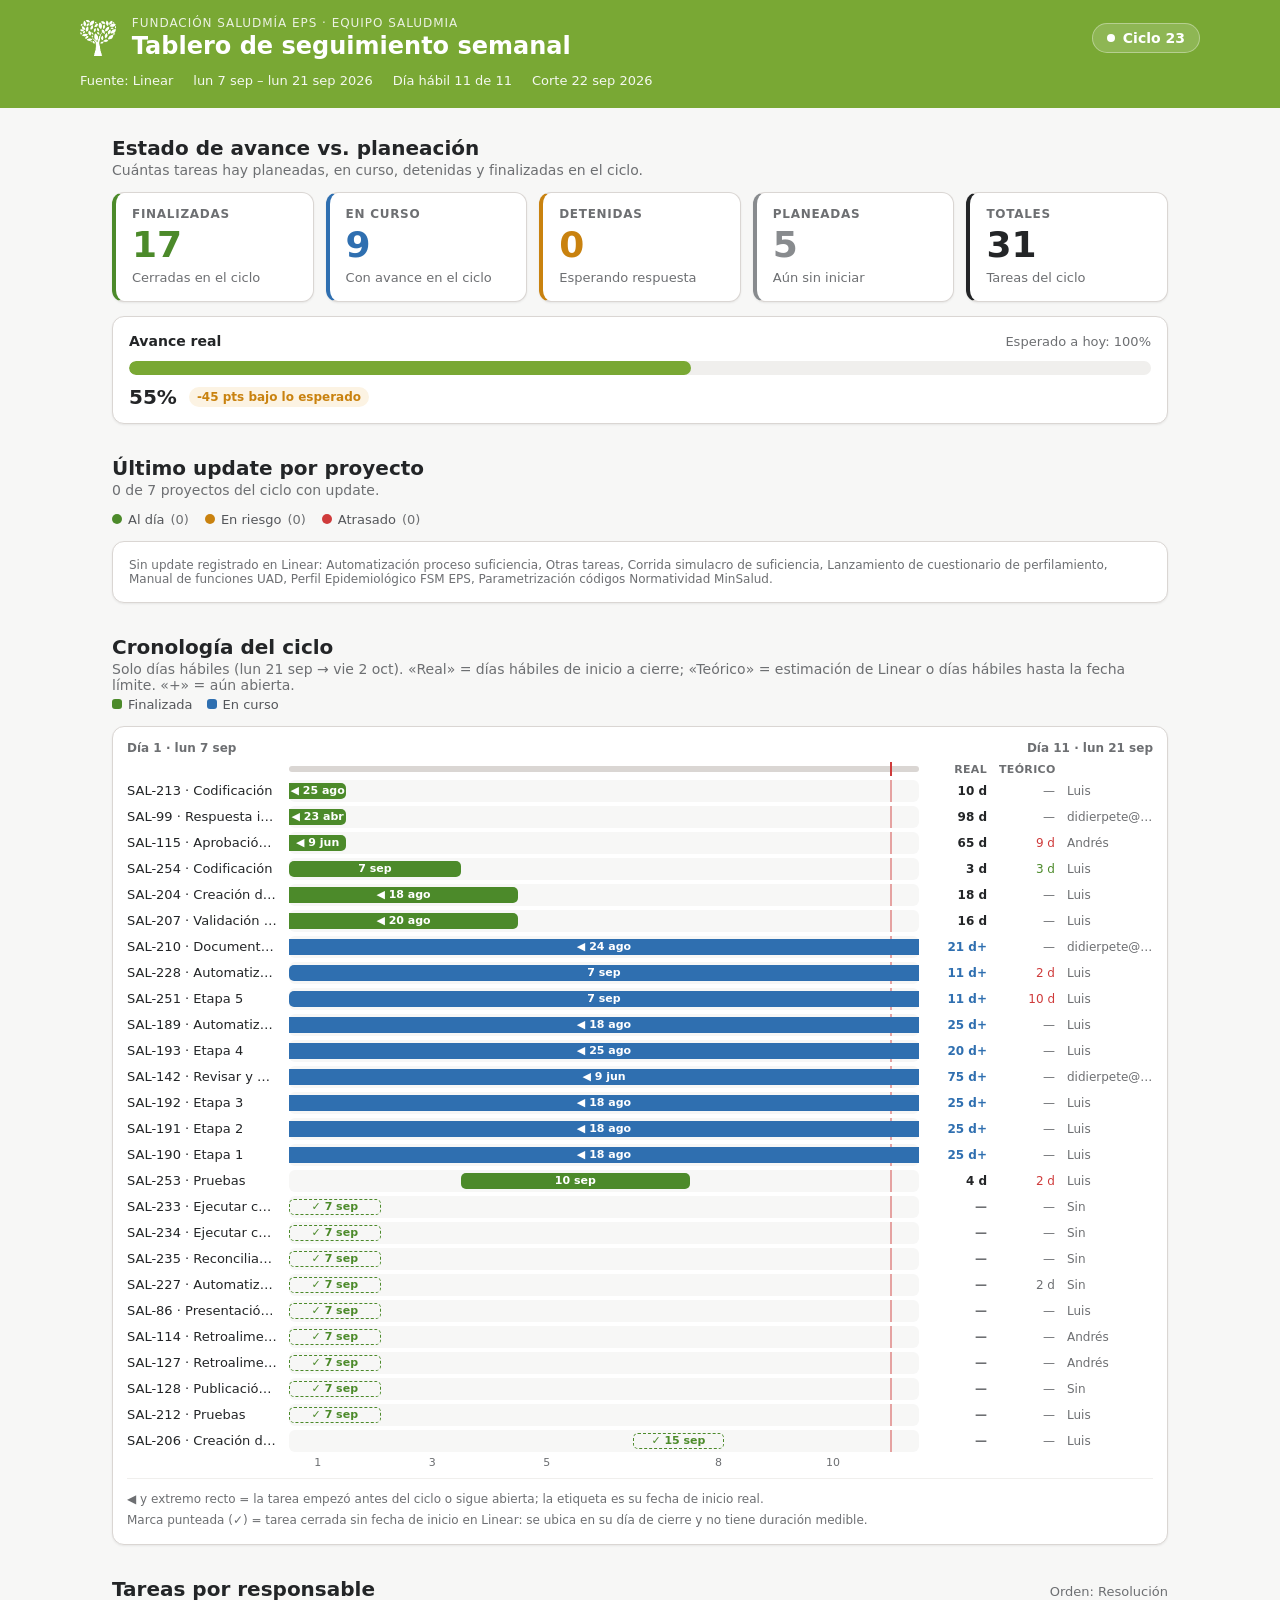
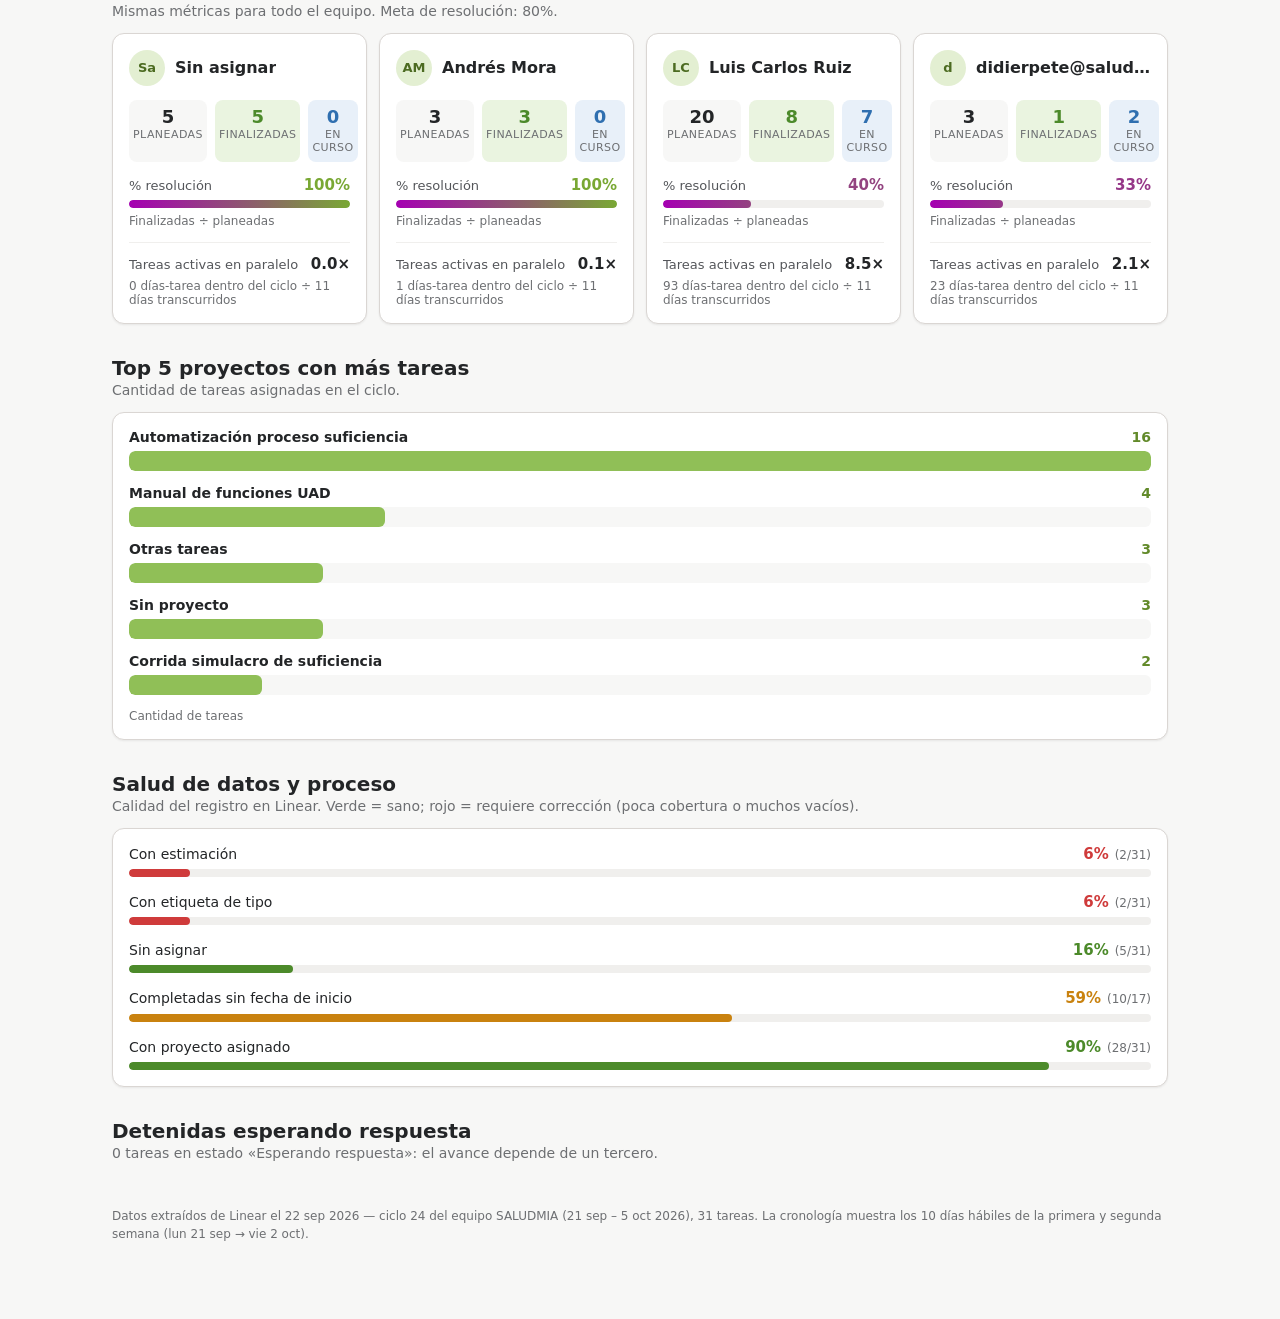
<file: reportes/tablero_semanal_ciclo_23.html>
<!DOCTYPE html>
<html lang="es">
<head>
<meta charset="utf-8">
<meta name="viewport" content="width=device-width, initial-scale=1">
<title>Tablero de seguimiento semanal — SaludMía EPS</title>
<meta name="robots" content="noindex,nofollow">
<style>
  /* ── Tokens SaludMía (subconjunto usado) ───────────────────────────── */
  :root{
    --sm-color-primary-50:#f2f7ea; --sm-color-primary-100:#e3efd2; --sm-color-primary-400:#90bf57;
    --sm-color-primary-500:#79a834; --sm-color-primary-600:#628a2a; --sm-color-primary-700:#4c6b21;
    --sm-neutral-50:#f7f7f6; --sm-neutral-100:#f0efed; --sm-neutral-200:#dad6d3; --sm-neutral-500:#888b8e;
    --sm-neutral-600:#6d6f72; --sm-neutral-700:#54565a; --sm-neutral-900:#232527;
    --sm-success:#4c8a2a; --sm-success-bg:#eaf4e0; --sm-danger:#cf3b3b; --sm-danger-bg:#fbeaea;
    --sm-warning:#c9820f; --sm-warning-bg:#fcf3e3; --sm-info:#2f6fb0; --sm-info-bg:#e8f0f9;
    --sm-radius-lg:12px; --sm-radius-full:9999px;
    --sm-shadow-sm:0 1px 2px rgba(35,37,39,.08);
    --sm-font-sans:"Ubuntu","Segoe UI",system-ui,-apple-system,sans-serif;
  }
  *,*::before,*::after{box-sizing:border-box}
  body{margin:0;background:#f7f7f6;font-family:var(--sm-font-sans);color:#232527}
  a{color:#628a2a;text-decoration:none}
  a:hover{color:#4c6b21;text-decoration:underline}
  h1,h2,p{margin:0}
  .sm-card{background:#fff;border:1px solid var(--sm-neutral-200);border-radius:var(--sm-radius-lg);
    box-shadow:var(--sm-shadow-sm)}
  .sm-badge{display:inline-flex;align-items:center;gap:.5rem;font-family:var(--sm-font-sans);
    font-size:.75rem;font-weight:700;line-height:1;padding:4px .5rem;border-radius:var(--sm-radius-full);
    white-space:nowrap}
  .sm-badge--soft.sm-badge--success{background:var(--sm-success-bg);color:var(--sm-success)}
  .sm-badge--soft.sm-badge--warning{background:var(--sm-warning-bg);color:var(--sm-warning)}
</style>
</head>
<body>
<div id="app"></div>

<script>
"use strict";
/* ══════════════════════════════════════════════════════════════════════
   Datos reales — Linear, equipo SALUDMIA, ciclo 24 (21 sep – 5 oct 2026),
   extraídos el 22 sep 2026. Lógica portada 1:1 desde el componente de
   diseño "Tablero Semanal Linear.dc.html" (renderVals).
   ══════════════════════════════════════════════════════════════════════ */
// Datos inyectados por generar_reporte_ciclo.py (build_tablero_data). En Python
// se reemplaza el marcador /*__DATA__*/ por el JSON del ciclo activo de Linear.
const DATA = {"cycle": {"cicloInicio": 1788739200000, "hoy": 1789948800000, "diasHabiles": [1788739200000, 1788825600000, 1788912000000, 1788998400000, 1789084800000, 1789344000000, 1789430400000, 1789516800000, 1789603200000, 1789689600000, 1789948800000], "rangoFechas": "lun 7 sep – lun 21 sep 2026", "fechaInicio": "lun 7 sep", "fechaFin": "lun 21 sep", "actualizado": "22 sep 2026"}, "issues": [{"id": "SAL-210", "t": "Documentar reglas por tipo de archivo", "a": "didierpete@saludmia.org", "p": "Automatización proceso suficiencia", "s": "started", "ini": "2026-08-24", "fin": null, "est": null, "lab": 0, "due": null}, {"id": "SAL-253", "t": "Pruebas", "a": "Luis Carlos Ruiz", "p": "Automatización proceso suficiencia", "s": "completed", "ini": "2026-09-10", "fin": "2026-09-15", "est": null, "lab": 0, "due": "2026-09-11"}, {"id": "SAL-206", "t": "Creación de tarea para corrida de consulta paciente por actividad", "a": "Luis Carlos Ruiz", "p": "Otras tareas", "s": "completed", "ini": null, "fin": "2026-09-15", "est": null, "lab": 0, "due": null}, {"id": "SAL-204", "t": "Creación de formatos para nuevos productos", "a": "Luis Carlos Ruiz", "p": "Otras tareas", "s": "completed", "ini": "2026-08-18", "fin": "2026-09-10", "est": null, "lab": 0, "due": null}, {"id": "SAL-207", "t": "Validación y prueba de skill", "a": "Luis Carlos Ruiz", "p": "Otras tareas", "s": "completed", "ini": "2026-08-20", "fin": "2026-09-10", "est": null, "lab": 0, "due": null}, {"id": "SAL-254", "t": "Codificación", "a": "Luis Carlos Ruiz", "p": "Automatización proceso suficiencia", "s": "completed", "ini": "2026-09-07", "fin": "2026-09-09", "est": null, "lab": 0, "due": "2026-09-09"}, {"id": "SAL-228", "t": "Automatización de suficiencia — Etapa 2, simulacro Q3 2026", "a": "Luis Carlos Ruiz", "p": "Corrida simulacro de suficiencia", "s": "started", "ini": "2026-09-07", "fin": null, "est": 2, "lab": 1, "due": null}, {"id": "SAL-233", "t": "Ejecutar corrida automatizada de la etapa 1", "a": null, "p": "Sin proyecto", "s": "completed", "ini": null, "fin": "2026-09-07", "est": null, "lab": 0, "due": null}, {"id": "SAL-234", "t": "Ejecutar corrida manual de control de la etapa 1", "a": null, "p": "Sin proyecto", "s": "completed", "ini": null, "fin": "2026-09-07", "est": null, "lab": 0, "due": null}, {"id": "SAL-235", "t": "Reconciliar resultados automatizado vs. manual de la etapa 1", "a": null, "p": "Sin proyecto", "s": "completed", "ini": null, "fin": "2026-09-07", "est": null, "lab": 0, "due": null}, {"id": "SAL-227", "t": "Automatización de suficiencia — Etapa 1, simulacro Q3 2026", "a": null, "p": "Corrida simulacro de suficiencia", "s": "completed", "ini": null, "fin": "2026-09-07", "est": 2, "lab": 1, "due": null}, {"id": "SAL-251", "t": "Etapa 5", "a": "Luis Carlos Ruiz", "p": "Automatización proceso suficiencia", "s": "started", "ini": "2026-09-07", "fin": null, "est": null, "lab": 0, "due": "2026-09-18"}, {"id": "SAL-252", "t": "Documentación", "a": "Luis Carlos Ruiz", "p": "Automatización proceso suficiencia", "s": "unstarted", "ini": null, "fin": null, "est": null, "lab": 0, "due": null}, {"id": "SAL-189", "t": "Automatización suficiencia V1", "a": "Luis Carlos Ruiz", "p": "Automatización proceso suficiencia", "s": "started", "ini": "2026-08-18", "fin": null, "est": null, "lab": 0, "due": null}, {"id": "SAL-86", "t": "Presentación Reunión Salud Viernes 17", "a": "Luis Carlos Ruiz", "p": "Lanzamiento de cuestionario de perfilamiento", "s": "completed", "ini": null, "fin": "2026-09-07", "est": null, "lab": 0, "due": null}, {"id": "SAL-114", "t": "Retroalimentación Ingeniera Judith", "a": "Andrés Mora", "p": "Manual de funciones UAD", "s": "completed", "ini": null, "fin": "2026-09-07", "est": null, "lab": 0, "due": "2026-04-28"}, {"id": "SAL-127", "t": "Retroalimentación del documento", "a": "Andrés Mora", "p": "Manual de funciones UAD", "s": "completed", "ini": null, "fin": "2026-09-07", "est": null, "lab": 0, "due": "2026-05-12"}, {"id": "SAL-128", "t": "Publicación del documento", "a": null, "p": "Manual de funciones UAD", "s": "completed", "ini": null, "fin": "2026-09-07", "est": null, "lab": 0, "due": "2026-05-12"}, {"id": "SAL-212", "t": "Pruebas", "a": "Luis Carlos Ruiz", "p": "Automatización proceso suficiencia", "s": "completed", "ini": null, "fin": "2026-09-07", "est": null, "lab": 0, "due": null}, {"id": "SAL-213", "t": "Codificación", "a": "Luis Carlos Ruiz", "p": "Automatización proceso suficiencia", "s": "completed", "ini": "2026-08-25", "fin": "2026-09-07", "est": null, "lab": 0, "due": null}, {"id": "SAL-99", "t": "Respuesta ing. Camila Tb_cup 15042026", "a": "didierpete@saludmia.org", "p": "Perfil Epidemiológico FSM EPS", "s": "completed", "ini": "2026-04-23", "fin": "2026-09-07", "est": null, "lab": 0, "due": null}, {"id": "SAL-115", "t": "Aprobación por parte de la Dra. Alejandra", "a": "Andrés Mora", "p": "Manual de funciones UAD", "s": "completed", "ini": "2026-06-09", "fin": "2026-09-07", "est": null, "lab": 0, "due": "2026-06-19"}, {"id": "SAL-211", "t": "Documentación", "a": "Luis Carlos Ruiz", "p": "Automatización proceso suficiencia", "s": "unstarted", "ini": null, "fin": null, "est": null, "lab": 0, "due": null}, {"id": "SAL-193", "t": "Etapa 4", "a": "Luis Carlos Ruiz", "p": "Automatización proceso suficiencia", "s": "started", "ini": "2026-08-25", "fin": null, "est": null, "lab": 0, "due": null}, {"id": "SAL-142", "t": "Revisar y validar sobre la solicitud de parametrizar los códigos cup", "a": "didierpete@saludmia.org", "p": "Parametrización códigos Normatividad MinSalud", "s": "started", "ini": "2026-06-09", "fin": null, "est": null, "lab": 0, "due": null}, {"id": "SAL-203", "t": "Documentación", "a": "Luis Carlos Ruiz", "p": "Automatización proceso suficiencia", "s": "unstarted", "ini": null, "fin": null, "est": null, "lab": 0, "due": null}, {"id": "SAL-192", "t": "Etapa 3", "a": "Luis Carlos Ruiz", "p": "Automatización proceso suficiencia", "s": "started", "ini": "2026-08-18", "fin": null, "est": null, "lab": 0, "due": null}, {"id": "SAL-191", "t": "Etapa 2", "a": "Luis Carlos Ruiz", "p": "Automatización proceso suficiencia", "s": "started", "ini": "2026-08-18", "fin": null, "est": null, "lab": 0, "due": null}, {"id": "SAL-200", "t": "Documentación", "a": "Luis Carlos Ruiz", "p": "Automatización proceso suficiencia", "s": "unstarted", "ini": null, "fin": null, "est": null, "lab": 0, "due": null}, {"id": "SAL-197", "t": "Documentación", "a": "Luis Carlos Ruiz", "p": "Automatización proceso suficiencia", "s": "unstarted", "ini": null, "fin": null, "est": null, "lab": 0, "due": null}, {"id": "SAL-190", "t": "Etapa 1", "a": "Luis Carlos Ruiz", "p": "Automatización proceso suficiencia", "s": "started", "ini": "2026-08-18", "fin": null, "est": null, "lab": 0, "due": null}], "updates": [], "detenidas": [], "props": {"cicloLabel": "Ciclo 23", "metaResolucion": 80, "ordenResponsables": "Resolución", "mostrarCronologia": true, "mostrarEsfuerzo": true}};

// Constantes del ciclo (epoch ms). DIAS_HABILES = todos los días hábiles del ciclo.
const CICLO_INICIO = DATA.cycle.cicloInicio;
const HOY = DATA.cycle.hoy;
const DIAS_HABILES = DATA.cycle.diasHabiles;
const TOTAL_DIAS = DIAS_HABILES.length;
const DIA_ACTUAL = DIAS_HABILES.filter(t => t <= HOY).length;

const ms = iso => { const [y,m,d] = iso.split("-").map(Number); return Date.UTC(y, m-1, d); };

// Índice hábil dentro del ciclo (1..10); antes del ciclo → 1, después → 10.
function habil(iso){
  if(!iso) return null;
  const t = ms(iso);
  if(t <= DIAS_HABILES[0]) return 1;
  if(t >= DIAS_HABILES[TOTAL_DIAS-1]) return TOTAL_DIAS;
  let i = DIAS_HABILES.findIndex(d => d >= t);
  return i < 0 ? TOTAL_DIAS : i + 1;
}

// Días hábiles calendario entre dos fechas (inclusive), sin límite de ciclo.
function habilesEntre(a, b){
  let n = 0;
  for(let t = a; t <= b; t += 86400000){
    const wd = new Date(t).getUTCDay();
    if(wd !== 0 && wd !== 6) n++;
  }
  return n;
}

const ISSUES = DATA.issues;

const COLORES = { completed:"#4c8a2a", started:"#2f6fb0", unstarted:"#888b8e", blocked:"#c9820f" };

// Último update por proyecto (Linear · project updates), solo proyectos presentes en el ciclo.
const UPDATES = DATA.updates;

// Tareas en estado "Esperando respuesta" (Linear, equipo SALUDMIA).
const DETENIDAS = DATA.detenidas;

const SALUD_UPDATE = {
  onTrack:{ color:"#4c8a2a", label:"Al día" },
  atRisk:{ color:"#c9820f", label:"En riesgo" },
  offTrack:{ color:"#cf3b3b", label:"Atrasado" }
};

function mezclaMagentaVerde(pct){
  const t = Math.max(0, Math.min(100, pct)) / 100;
  const a = [0xa5,0x00,0xb2], b = [0x79,0xa8,0x34];
  return "rgb(" + a.map((v,i) => Math.round(v + (b[i]-v)*t)).join(", ") + ")";
}

const dia = habil;

/* ── Props (equivalentes a los controles del componente de diseño) ─────── */
const PROPS = DATA.props;

function renderVals(props){
  const meta = Number(props.metaResolucion ?? 80);
  const orden = props.ordenResponsables ?? "Resolución";

  const total = ISSUES.length;
  const fin = ISSUES.filter(i => i.s === "completed").length;
  const cur = ISSUES.filter(i => i.s === "started").length;
  const pla = ISSUES.filter(i => i.s === "unstarted").length;
  const bloq = ISSUES.filter(i => i.s === "blocked").length;
  const avancePct = Math.round((fin/total)*100);
  const esperadoPct = Math.round((DIA_ACTUAL/TOTAL_DIAS)*100);
  const delta = avancePct - esperadoPct;

  const nombres = [...new Set(ISSUES.map(i => i.a || "Sin asignar"))];
  let responsables = nombres.map(n => {
    const suyas = ISSUES.filter(i => (i.a || "Sin asignar") === n);
    const f = suyas.filter(i => i.s === "completed").length;
    const c = suyas.filter(i => i.s === "started").length;
    // Días-tarea DENTRO del ciclo: solo tareas con inicio real; las iniciadas antes se clampean al día 1.
    const conIni = suyas.filter(i => i.ini && i.s !== "unstarted");
    const dias = conIni.reduce((acc, i) => {
      const a = Math.max(1, Math.min(TOTAL_DIAS, dia(i.ini)));
      const b = Math.max(a, Math.min(TOTAL_DIAS, dia(i.fin) || DIA_ACTUAL));
      return acc + (b - a + 1);
    }, 0);
    const res = Math.round((f/suyas.length)*100);
    return {
      nombre: n,
      iniciales: n.split(" ").slice(0,2).map(w => w[0]).join(""),
      planeadas: suyas.length,
      finalizadas: f,
      curso: c,
      resolucion: res,
      resW: res + "%",
      resColor: mezclaMagentaVerde(res),
      resFill: "linear-gradient(90deg, #a500b2 0%, " + mezclaMagentaVerde(res) + " 100%)",
      diasTotales: dias,
      conIni: conIni.length,
      esfuerzo: (dias/DIA_ACTUAL).toFixed(1) + "×"
    };
  });
  if(orden === "Resolución") responsables.sort((a,b) => b.resolucion - a.resolucion);
  if(orden === "Carga") responsables.sort((a,b) => b.planeadas - a.planeadas);
  if(orden === "Nombre") responsables.sort((a,b) => a.nombre.localeCompare(b.nombre));

  const conteo = {};
  ISSUES.forEach(i => { conteo[i.p] = (conteo[i.p] || 0) + 1; });
  const listaP = Object.entries(conteo).sort((a,b) => b[1]-a[1]).slice(0,5);
  const max = listaP[0] ? listaP[0][1] : 1;

  const MES = ["ene","feb","mar","abr","may","jun","jul","ago","sep","oct","nov","dic"];
  const corto = iso => { const [y,m,d] = iso.split("-").map(Number); return d + " " + MES[m-1]; };

  // Barras: tareas con inicio real. Hitos: cerradas sin inicio registrado (solo fecha de cierre).
  const filas = ISSUES
    .filter(i => i.s !== "unstarted" && (i.ini || i.fin))
    .map(i => {
      const hito = !i.ini;
      const a = hito
        ? Math.max(1, Math.min(TOTAL_DIAS, dia(i.fin)))
        : Math.max(1, Math.min(TOTAL_DIAS, dia(i.ini)));
      const b = hito ? a : Math.max(a, Math.min(TOTAL_DIAS, dia(i.fin) || DIA_ACTUAL));
      return { i, a, b, hito };
    })
    .sort((x,y) => x.hito - y.hito || x.a - y.a || x.b - y.b);

  const timeline = filas.map(({i,a,b,hito}) => {
    let real = "—", realTitulo = "Sin fecha de inicio registrada", realColor = "#6d6f72", dReal = null;
    if(i.ini){
      dReal = habilesEntre(ms(i.ini), i.fin ? ms(i.fin) : HOY);
      real = dReal + " d" + (i.fin ? "" : "+");
      realColor = i.fin ? "#232527" : "#2f6fb0";
      realTitulo = i.fin
        ? "Cerrada en " + dReal + " días hábiles (" + corto(i.ini) + " → " + corto(i.fin) + ")"
        : "Abierta hace " + dReal + " días hábiles (desde " + corto(i.ini) + ")";
    } else if(i.fin){
      realTitulo = "Cerrada el " + corto(i.fin) + " sin fecha de inicio en Linear";
    }
    let teorico = "—", teoTitulo = "Sin estimación ni fecha límite", teoColor = "#6d6f72", dTeo = null;
    if(i.est != null){
      dTeo = i.est;
      teoTitulo = "Estimación en Linear: " + i.est + " puntos";
    } else if(i.ini && i.due){
      dTeo = habilesEntre(ms(i.ini), ms(i.due));
      teoTitulo = "Días hábiles de inicio a fecha límite (" + corto(i.ini) + " → " + corto(i.due) + ")";
    }
    if(dTeo != null){
      teorico = dTeo + " d";
      if(dReal != null){
        teoColor = dReal > dTeo ? "#cf3b3b" : "#4c8a2a";
        teoTitulo += " · real " + dReal + " d (" + (dReal > dTeo ? "+" : "") + (dReal - dTeo) + ")";
      }
    }
    const antes = !hito && ms(i.ini) < DIAS_HABILES[0];
    const abierta = !hito && (!i.fin || ms(i.fin) > DIAS_HABILES[TOTAL_DIAS-1]);
    const color = COLORES[i.s];
    return {
      titulo: i.id + " · " + i.t,
      full: i.t + " — " + (i.a || "Sin asignar") + (hito ? " · cierre " + corto(i.fin) : ""),
      responsable: (i.a || "Sin asignar").split(" ")[0],
      fondo: hito ? "transparent" : color,
      borde: hito ? "1.5px dashed " + color : "none",
      tinta: hito ? color : "#ffffff",
      etiqueta: hito ? "✓ " + corto(i.fin) : (antes ? "◀ " + corto(i.ini) : corto(i.ini)),
      radio: (antes ? "0 " : "5px ") + (abierta ? "0 0 " : "5px 5px ") + (antes ? "0" : "5px"),
      left: ((a-1)/TOTAL_DIAS)*100 + "%",
      width: (hito ? 1.6/TOTAL_DIAS : (b-a+1)/TOTAL_DIAS)*100 + "%",
      real, realTitulo, realColor, teorico, teoTitulo, teoColor
    };
  });

  const estadosDibujados = [...new Set(filas.map(f => f.i.s))];
  const ETIQ = { completed:"Finalizada", started:"En curso", blocked:"Detenida", unstarted:"Planeada" };

  const proyectosCiclo = [...new Set(ISSUES.map(i => i.p))].filter(p => p !== "Sin proyecto");
  const conUpdate = proyectosCiclo.filter(p => UPDATES.some(u => u.p === p));
  const sinUpdate = proyectosCiclo.filter(p => !UPDATES.some(u => u.p === p));

  const conEst = ISSUES.filter(i => i.est != null).length;
  const conLab = ISSUES.filter(i => i.lab > 0).length;
  const sinAsig = ISSUES.filter(i => !i.a).length;
  const finSinIni = ISSUES.filter(i => i.s === "completed" && !i.ini).length;

  const salud = [
    { label:"Con estimación", n:conEst, d:total, sentido:"cobertura" },
    { label:"Con etiqueta de tipo", n:conLab, d:total, sentido:"cobertura" },
    { label:"Sin asignar", n:sinAsig, d:total, sentido:"problema" },
    { label:"Completadas sin fecha de inicio", n:finSinIni, d:fin, sentido:"problema" },
    { label:"Con proyecto asignado", n:ISSUES.filter(i => i.p !== "Sin proyecto").length, d:total, sentido:"cobertura" }
  ].map(x => {
    const pct = x.d ? Math.round((x.n/x.d)*100) : 0;
    const bueno = x.sentido === "cobertura" ? pct : 100 - pct;
    const color = bueno >= 70 ? "#4c8a2a" : bueno >= 40 ? "#c9820f" : "#cf3b3b";
    return { label:x.label, pct:pct + "%", w:pct + "%", detalle:"(" + x.n + "/" + x.d + ")", color };
  });

  return {
    cicloLabel: props.cicloLabel ?? "Ciclo 24",
    rangoFechas: DATA.cycle.rangoFechas,
    fechaInicio: DATA.cycle.fechaInicio,
    fechaFin: DATA.cycle.fechaFin,
    totalDias: TOTAL_DIAS,
    actualizado: DATA.cycle.actualizado,
    diaActual: DIA_ACTUAL,
    totalIssues: total,
    mostrarCronologia: props.mostrarCronologia ?? true,
    mostrarEsfuerzo: props.mostrarEsfuerzo ?? true,
    metaTexto: meta + "%",
    ordenTexto: orden,
    kpis: [
      { label:"Finalizadas", value:fin, color:COLORES.completed, hint:"Cerradas en el ciclo" },
      { label:"En curso", value:cur, color:COLORES.started, hint:"Con avance en el ciclo" },
      { label:"Detenidas", value:bloq, color:COLORES.blocked, hint:"Esperando respuesta" },
      { label:"Planeadas", value:pla, color:COLORES.unstarted, hint:"Aún sin iniciar" },
      { label:"Totales", value:total, color:"#232527", hint:"Tareas del ciclo" }
    ],
    avancePct,
    avanceW: avancePct + "%",
    esperadoPct,
    desviacionTexto: delta >= 0 ? "+" + delta + " pts sobre lo esperado" : delta + " pts bajo lo esperado",
    desviacionClase: "sm-badge sm-badge--soft " + (delta >= 0 ? "sm-badge--success" : "sm-badge--warning"),
    leyenda: estadosDibujados.map(s => ({ label:ETIQ[s], color:COLORES[s] })),
    hoyLeft: ((DIA_ACTUAL-0.5)/TOTAL_DIAS)*100 + "%",
    ticks: [1,3,5,8,10].map(d => ({ label:String(d), left:((d-0.5)/TOTAL_DIAS)*100 + "%" })),
    timeline,
    sinInicioNota: filas.some(f => f.hito)
      ? "Marca punteada (✓) = tarea cerrada sin fecha de inicio en Linear: se ubica en su día de cierre y no tiene duración medible."
      : "",
    leyendaRecorte: "◀ y extremo recto = la tarea empezó antes del ciclo o sigue abierta; la etiqueta es su fecha de inicio real.",
    responsables,
    proyectos: listaP.map(([nombre, cantidad]) => ({
      nombre, cantidad, w: Math.round((cantidad/max)*100) + "%"
    })),
    salud,
    updates: proyectosCiclo
      .map(p => UPDATES.find(u => u.p === p))
      .filter(Boolean)
      .sort((a,b) => (a.orden < b.orden ? 1 : -1))
      .map(u => ({
        proyecto:u.p, fecha:u.f, autor:u.autor, texto:u.txt,
        color:SALUD_UPDATE[u.salud].color, estado:SALUD_UPDATE[u.salud].label
      })),
    detenidas: DETENIDAS.map(d => ({
      id:d.id, titulo:d.t, responsable:d.resp, proyecto:d.p,
      dias: habilesEntre(ms(d.desde), HOY) + " días hábiles detenida",
      ultima: "Última actividad " + d.ultima
    })),
    detenidasN: DETENIDAS.length + (DETENIDAS.length === 1 ? " tarea" : " tareas"),
    leyendaSalud: ["onTrack","atRisk","offTrack"].map(k => ({
      label:SALUD_UPDATE[k].label, color:SALUD_UPDATE[k].color,
      n: proyectosCiclo.filter(p => { const u = UPDATES.find(x => x.p === p); return u && u.salud === k; }).length
    })),
    sinUpdateN: conUpdate.length + " de " + proyectosCiclo.length + " proyectos del ciclo con update",
    sinUpdate: sinUpdate.length
      ? "Sin update registrado en Linear: " + sinUpdate.join(", ") + "."
      : "Todos los proyectos del ciclo tienen update registrado."
  };
}

/* ── Render (vanilla, reemplaza el motor de plantillas del componente) ─── */
const LOGO_BLANCO = "[data-uri]";
const esc = s => String(s ?? "").replace(/[&<>"]/g, c => ({ "&":"&amp;","<":"&lt;",">":"&gt;",'"':"&quot;" }[c]));

function view(v){
  return `
  <div style="min-height:100vh;background:#f7f7f6;color:#232527;padding-bottom:3rem">

    <header style="background:#79a834;color:#fff;padding:1rem clamp(1rem,4vw,2rem) 1.25rem">
      <div style="max-width:1120px;margin:0 auto;display:flex;flex-wrap:wrap;align-items:center;gap:0.75rem 1rem">
        <img src="${LOGO_BLANCO}" alt="SaludMía" style="height:36px;width:auto;flex:0 0 auto">
        <div style="display:flex;flex-direction:column;gap:2px;margin-right:auto;min-width:0">
          <span style="font-size:0.75rem;letter-spacing:0.08em;text-transform:uppercase;opacity:0.85">Fundación SaludMía EPS · Equipo SALUDMIA</span>
          <h1 style="font-size:clamp(1.125rem,4.5vw,1.5rem);line-height:1.2;font-weight:700">Tablero de seguimiento semanal</h1>
        </div>
        <div style="display:flex;align-items:center;gap:0.5rem;background:rgba(255,255,255,0.16);border:1px solid rgba(255,255,255,0.35);border-radius:9999px;padding:0.375rem 0.875rem;font-size:0.875rem;font-weight:700;white-space:nowrap;flex:0 0 auto">
          <span style="width:8px;height:8px;border-radius:9999px;background:#fff;display:inline-block"></span>
          <span>${esc(v.cicloLabel)}</span>
        </div>
      </div>
      <div style="max-width:1120px;margin:0.75rem auto 0;display:flex;flex-wrap:wrap;gap:0.375rem 1.25rem;font-size:0.8125rem;opacity:0.92">
        <span>Fuente: Linear</span>
        <span>${esc(v.rangoFechas)}</span>
        <span>Día hábil ${v.diaActual} de ${v.totalDias}</span>
        <span>Corte ${esc(v.actualizado)}</span>
      </div>
    </header>

    <main style="max-width:1120px;margin:0 auto;padding:clamp(1rem,4vw,1.75rem) clamp(1rem,4vw,2rem);display:flex;flex-direction:column;gap:clamp(1.25rem,4vw,2rem)">

      <section style="display:flex;flex-direction:column;gap:0.875rem">
        <div style="display:flex;flex-direction:column;gap:2px">
          <h2 style="font-size:clamp(1rem,3.5vw,1.25rem);font-weight:700;line-height:1.2">Estado de avance vs. planeación</h2>
          <p style="font-size:0.875rem;color:#6d6f72">Cuántas tareas hay planeadas, en curso, detenidas y finalizadas en el ciclo.</p>
        </div>
        <div style="display:grid;grid-template-columns:repeat(auto-fit,minmax(150px,1fr));gap:0.75rem">
          ${v.kpis.map(k => `
            <div class="sm-card" style="padding:0.875rem 1rem;display:flex;flex-direction:column;gap:0.375rem;border-left:4px solid ${k.color}">
              <span style="font-size:0.75rem;font-weight:700;letter-spacing:0.06em;text-transform:uppercase;color:#6d6f72">${esc(k.label)}</span>
              <span style="font-size:clamp(1.75rem,7vw,2.25rem);font-weight:700;line-height:1;color:${k.color}">${k.value}</span>
              <span style="font-size:0.8125rem;color:#6d6f72;line-height:1.4">${esc(k.hint)}</span>
            </div>`).join("")}
        </div>
        <div class="sm-card" style="padding:1rem;display:flex;flex-direction:column;gap:0.75rem">
          <div style="display:flex;flex-wrap:wrap;align-items:baseline;justify-content:space-between;gap:0.25rem 0.75rem">
            <span style="font-size:0.875rem;font-weight:700">Avance real</span>
            <span style="font-size:0.8125rem;color:#6d6f72">Esperado a hoy: ${v.esperadoPct}%</span>
          </div>
          <div style="position:relative;height:14px;border-radius:9999px;background:#f0efed;overflow:hidden">
            <div style="position:absolute;inset:0 auto 0 0;border-radius:9999px;background:#79a834;width:${v.avanceW}"></div>
          </div>
          <div style="display:flex;flex-wrap:wrap;align-items:center;gap:0.5rem 0.75rem">
            <span style="font-size:1.25rem;font-weight:700;line-height:1">${v.avancePct}%</span>
            <span class="${v.desviacionClase}" style="font-size:0.75rem">${esc(v.desviacionTexto)}</span>
          </div>
        </div>
      </section>

      <section style="display:flex;flex-direction:column;gap:0.875rem">
        <div style="display:flex;flex-direction:column;gap:2px">
          <h2 style="font-size:clamp(1rem,3.5vw,1.25rem);font-weight:700;line-height:1.2">Último update por proyecto</h2>
          <p style="font-size:0.875rem;color:#6d6f72">${esc(v.sinUpdateN)}.</p>
        </div>
        <div style="display:flex;flex-wrap:wrap;gap:0.5rem 1rem">
          ${v.leyendaSalud.map(s => `
            <span style="display:inline-flex;align-items:center;gap:0.375rem;font-size:0.8125rem;color:#54565a">
              <span style="width:10px;height:10px;border-radius:9999px;display:inline-block;background:${s.color}"></span>${esc(s.label)} <span style="color:#6d6f72">(${s.n})</span>
            </span>`).join("")}
        </div>
        <div class="sm-card" style="padding:0.25rem 1rem">
          ${v.updates.map(u => `
            <div style="display:flex;gap:0.75rem;padding:0.875rem 0;border-bottom:1px solid #f0efed">
              <span style="width:8px;height:8px;flex:0 0 8px;margin-top:0.4rem;border-radius:9999px;background:${u.color}" title="${esc(u.estado)}"></span>
              <div style="display:flex;flex-direction:column;gap:0.25rem;min-width:0">
                <div style="display:flex;flex-wrap:wrap;align-items:baseline;gap:0.25rem 0.625rem">
                  <span style="font-size:0.875rem;font-weight:700;line-height:1.3">${esc(u.proyecto)}</span>
                  <span style="font-size:0.6875rem;font-weight:700;letter-spacing:0.04em;text-transform:uppercase;color:${u.color};border:1px solid ${u.color};border-radius:9999px;padding:0.0625rem 0.5rem;white-space:nowrap;flex:0 0 auto">${esc(u.estado)}</span>
                  <span style="font-size:0.75rem;color:#6d6f72">${esc(u.fecha)} · ${esc(u.autor)}</span>
                </div>
                <p style="font-size:0.875rem;line-height:1.45;color:#54565a;text-wrap:pretty">${esc(u.texto)}</p>
              </div>
            </div>`).join("")}
          <p style="padding:0.75rem 0;font-size:0.75rem;color:#6d6f72">${esc(v.sinUpdate)}</p>
        </div>
      </section>

      ${v.mostrarCronologia ? `
      <section style="display:flex;flex-direction:column;gap:0.875rem">
        <div style="display:flex;flex-wrap:wrap;align-items:baseline;justify-content:space-between;gap:0.25rem 0.75rem">
          <div style="display:flex;flex-direction:column;gap:2px">
            <h2 style="font-size:clamp(1rem,3.5vw,1.25rem);font-weight:700;line-height:1.2">Cronología del ciclo</h2>
            <p style="font-size:0.875rem;color:#6d6f72;text-wrap:pretty">Solo días hábiles (lun 21 sep → vie 2 oct). «Real» = días hábiles de inicio a cierre; «Teórico» = estimación de Linear o días hábiles hasta la fecha límite. «+» = aún abierta.</p>
          </div>
          <div style="display:flex;flex-wrap:wrap;gap:0.5rem 0.875rem">
            ${v.leyenda.map(l => `
              <span style="display:inline-flex;align-items:center;gap:0.375rem;font-size:0.8125rem;color:#54565a">
                <span style="width:10px;height:10px;border-radius:3px;display:inline-block;background:${l.color}"></span>${esc(l.label)}
              </span>`).join("")}
          </div>
        </div>
        <div class="sm-card" style="padding:0.875rem">
          <div style="overflow-x:auto;-webkit-overflow-scrolling:touch">
            <div style="min-width:680px;display:flex;flex-direction:column;gap:0.5rem;padding-bottom:0.25rem">
              <div style="display:flex;justify-content:space-between;font-size:0.75rem;color:#6d6f72;font-weight:700">
                <span>Día 1 · ${esc(v.fechaInicio)}</span>
                <span>Día ${v.totalDias} · ${esc(v.fechaFin)}</span>
              </div>
              <div style="display:grid;grid-template-columns:150px 1fr 56px 56px 86px;gap:0.25rem 0.75rem;align-items:center">
                <span></span>
                <div style="position:relative;height:6px;border-radius:9999px;background:#dad6d3">
                  <div style="position:absolute;top:-4px;bottom:-4px;width:2px;background:#cf3b3b;left:${v.hoyLeft}"></div>
                </div>
                <span style="font-size:0.6875rem;font-weight:700;letter-spacing:0.03em;text-transform:uppercase;color:#6d6f72;text-align:right">Real</span>
                <span style="font-size:0.6875rem;font-weight:700;letter-spacing:0.03em;text-transform:uppercase;color:#6d6f72;text-align:right">Teórico</span>
                <span></span>
                ${v.timeline.map(t => `
                  <span style="font-size:0.8125rem;color:#232527;white-space:nowrap;overflow:hidden;text-overflow:ellipsis" title="${esc(t.full)}">${esc(t.titulo)}</span>
                  <div style="position:relative;height:22px;border-radius:6px;background:#f7f7f6">
                    <div style="position:absolute;top:0;bottom:0;width:2px;background:rgba(207,59,59,0.45);left:${v.hoyLeft}"></div>
                    <div style="position:absolute;top:3px;bottom:3px;display:flex;align-items:center;justify-content:center;padding:0 0.375rem;font-size:0.6875rem;font-weight:700;white-space:nowrap;overflow:hidden;background:${t.fondo};border:${t.borde};color:${t.tinta};left:${t.left};width:${t.width};border-radius:${t.radio}" title="${esc(t.full)}">${esc(t.etiqueta)}</div>
                  </div>
                  <span style="font-size:0.75rem;font-weight:700;text-align:right;white-space:nowrap;color:${t.realColor}" title="${esc(t.realTitulo)}">${esc(t.real)}</span>
                  <span style="font-size:0.75rem;text-align:right;white-space:nowrap;color:${t.teoColor}" title="${esc(t.teoTitulo)}">${esc(t.teorico)}</span>
                  <span style="font-size:0.75rem;color:#6d6f72;white-space:nowrap;overflow:hidden;text-overflow:ellipsis">${esc(t.responsable)}</span>`).join("")}
                <span></span>
                <div style="position:relative;height:14px;font-size:0.6875rem;color:#6d6f72">
                  ${v.ticks.map(d => `<span style="position:absolute;top:0;transform:translateX(-50%);left:${d.left}">${esc(d.label)}</span>`).join("")}
                </div>
                <span></span><span></span><span></span>
              </div>
            </div>
          </div>
          <div style="display:flex;flex-direction:column;gap:0.25rem;padding-top:0.75rem;margin-top:0.25rem;border-top:1px solid #f0efed">
            <span style="font-size:0.75rem;color:#6d6f72;line-height:1.45">${esc(v.leyendaRecorte)}</span>
            <span style="font-size:0.75rem;color:#6d6f72;line-height:1.45;text-wrap:pretty">${esc(v.sinInicioNota)}</span>
          </div>
        </div>
      </section>` : ""}

      <section style="display:flex;flex-direction:column;gap:0.875rem">
        <div style="display:flex;flex-wrap:wrap;align-items:baseline;justify-content:space-between;gap:0.25rem 0.75rem">
          <div style="display:flex;flex-direction:column;gap:2px">
            <h2 style="font-size:clamp(1rem,3.5vw,1.25rem);font-weight:700;line-height:1.2">Tareas por responsable</h2>
            <p style="font-size:0.875rem;color:#6d6f72">Mismas métricas para todo el equipo. Meta de resolución: ${esc(v.metaTexto)}.</p>
          </div>
          <span style="font-size:0.8125rem;color:#6d6f72">Orden: ${esc(v.ordenTexto)}</span>
        </div>
        <div style="display:grid;grid-template-columns:repeat(auto-fit,minmax(250px,1fr));gap:0.75rem">
          ${v.responsables.map(r => `
            <div class="sm-card" style="padding:1rem;display:flex;flex-direction:column;gap:0.875rem">
              <div style="display:flex;align-items:center;gap:0.625rem">
                <span style="width:36px;height:36px;flex:0 0 36px;border-radius:9999px;background:#e3efd2;color:#4c6b21;display:flex;align-items:center;justify-content:center;font-size:0.8125rem;font-weight:700">${esc(r.iniciales)}</span>
                <span style="font-size:1rem;font-weight:700;min-width:0;overflow:hidden;text-overflow:ellipsis;white-space:nowrap">${esc(r.nombre)}</span>
              </div>
              <div style="display:grid;grid-template-columns:repeat(3,1fr);gap:0.5rem;text-align:center">
                <div style="display:flex;flex-direction:column;gap:2px;padding:0.5rem 0.25rem;border-radius:8px;background:#f7f7f6">
                  <span style="font-size:1.125rem;font-weight:700;line-height:1">${r.planeadas}</span>
                  <span style="font-size:0.6875rem;color:#6d6f72;letter-spacing:0.04em;text-transform:uppercase">Planeadas</span>
                </div>
                <div style="display:flex;flex-direction:column;gap:2px;padding:0.5rem 0.25rem;border-radius:8px;background:#eaf4e0">
                  <span style="font-size:1.125rem;font-weight:700;line-height:1;color:#4c8a2a">${r.finalizadas}</span>
                  <span style="font-size:0.6875rem;color:#6d6f72;letter-spacing:0.04em;text-transform:uppercase">Finalizadas</span>
                </div>
                <div style="display:flex;flex-direction:column;gap:2px;padding:0.5rem 0.25rem;border-radius:8px;background:#e8f0f9">
                  <span style="font-size:1.125rem;font-weight:700;line-height:1;color:#2f6fb0">${r.curso}</span>
                  <span style="font-size:0.6875rem;color:#6d6f72;letter-spacing:0.04em;text-transform:uppercase">En curso</span>
                </div>
              </div>
              <div style="display:flex;flex-direction:column;gap:0.375rem">
                <div style="display:flex;align-items:baseline;justify-content:space-between;gap:0.5rem">
                  <span style="font-size:0.8125rem;color:#54565a">% resolución</span>
                  <span style="font-size:0.9375rem;font-weight:700;color:${r.resColor}">${r.resolucion}%</span>
                </div>
                <div style="position:relative;height:8px;border-radius:9999px;background:#f0efed;overflow:hidden">
                  <div style="position:absolute;inset:0 auto 0 0;border-radius:9999px;background:${r.resFill};width:${r.resW}"></div>
                </div>
                <span style="font-size:0.75rem;color:#6d6f72">Finalizadas ÷ planeadas</span>
              </div>
              ${v.mostrarEsfuerzo ? `
              <div style="display:flex;align-items:baseline;justify-content:space-between;gap:0.5rem;padding-top:0.75rem;border-top:1px solid #f0efed">
                <span style="font-size:0.8125rem;color:#54565a">Tareas activas en paralelo</span>
                <span style="font-size:0.9375rem;font-weight:700">${esc(r.esfuerzo)}</span>
              </div>
              <span style="font-size:0.75rem;color:#6d6f72;margin-top:-0.5rem">${r.diasTotales} días-tarea dentro del ciclo ÷ ${v.diaActual} días transcurridos</span>` : ""}
            </div>`).join("")}
        </div>
      </section>

      <section style="display:flex;flex-direction:column;gap:0.875rem">
        <div style="display:flex;flex-direction:column;gap:2px">
          <h2 style="font-size:clamp(1rem,3.5vw,1.25rem);font-weight:700;line-height:1.2">Top 5 proyectos con más tareas</h2>
          <p style="font-size:0.875rem;color:#6d6f72">Cantidad de tareas asignadas en el ciclo.</p>
        </div>
        <div class="sm-card" style="padding:1rem;display:flex;flex-direction:column;gap:0.875rem">
          ${v.proyectos.map(p => `
            <div style="display:flex;flex-direction:column;gap:0.375rem">
              <div style="display:flex;align-items:baseline;justify-content:space-between;gap:0.75rem">
                <span style="font-size:0.875rem;font-weight:700;min-width:0;overflow:hidden;text-overflow:ellipsis;white-space:nowrap">${esc(p.nombre)}</span>
                <span style="font-size:0.875rem;font-weight:700;color:#628a2a">${p.cantidad}</span>
              </div>
              <div style="position:relative;height:20px;border-radius:6px;background:#f7f7f6;overflow:hidden">
                <div style="position:absolute;inset:0 auto 0 0;border-radius:6px;background:#90bf57;width:${p.w}"></div>
              </div>
            </div>`).join("")}
          <span style="font-size:0.75rem;color:#6d6f72">Cantidad de tareas</span>
        </div>
      </section>

      <section style="display:flex;flex-direction:column;gap:0.875rem">
        <div style="display:flex;flex-direction:column;gap:2px">
          <h2 style="font-size:clamp(1rem,3.5vw,1.25rem);font-weight:700;line-height:1.2">Salud de datos y proceso</h2>
          <p style="font-size:0.875rem;color:#6d6f72">Calidad del registro en Linear. Verde = sano; rojo = requiere corrección (poca cobertura o muchos vacíos).</p>
        </div>
        <div class="sm-card" style="padding:1rem;display:flex;flex-direction:column;gap:1rem">
          ${v.salud.map(s => `
            <div style="display:flex;flex-direction:column;gap:0.375rem">
              <div style="display:flex;align-items:baseline;justify-content:space-between;gap:0.75rem">
                <span style="font-size:0.875rem;min-width:0;line-height:1.3">${esc(s.label)}</span>
                <span style="display:flex;align-items:baseline;gap:0.375rem;white-space:nowrap">
                  <span style="font-size:0.9375rem;font-weight:700;color:${s.color}">${esc(s.pct)}</span>
                  <span style="font-size:0.75rem;color:#6d6f72">${esc(s.detalle)}</span>
                </span>
              </div>
              <div style="position:relative;height:8px;border-radius:9999px;background:#f0efed;overflow:hidden">
                <div style="position:absolute;inset:0 auto 0 0;border-radius:9999px;background:${s.color};width:${s.w}"></div>
              </div>
            </div>`).join("")}
        </div>
      </section>

      <section style="display:flex;flex-direction:column;gap:0.875rem">
        <div style="display:flex;flex-direction:column;gap:2px">
          <h2 style="font-size:clamp(1rem,3.5vw,1.25rem);font-weight:700;line-height:1.2">Detenidas esperando respuesta</h2>
          <p style="font-size:0.875rem;color:#6d6f72">${esc(v.detenidasN)} en estado «Esperando respuesta»: el avance depende de un tercero.</p>
        </div>
        <div style="display:grid;grid-template-columns:repeat(auto-fit,minmax(280px,1fr));gap:0.75rem">
          ${v.detenidas.map(d => `
            <div class="sm-card" style="padding:1rem;display:flex;flex-direction:column;gap:0.5rem;border-left:4px solid #c9820f">
              <div style="display:flex;flex-wrap:wrap;align-items:baseline;gap:0.25rem 0.625rem">
                <span style="font-size:0.75rem;font-weight:700;color:#c9820f">${esc(d.id)}</span>
                <span style="font-size:0.75rem;font-weight:700;color:#c9820f">${esc(d.dias)}</span>
              </div>
              <span style="font-size:0.9375rem;font-weight:700;line-height:1.35;text-wrap:pretty">${esc(d.titulo)}</span>
              <div style="display:flex;flex-wrap:wrap;gap:0.25rem 0.75rem;font-size:0.75rem;color:#6d6f72;padding-top:0.5rem;border-top:1px solid #f0efed">
                <span>${esc(d.responsable)}</span>
                <span>${esc(d.proyecto)}</span>
                <span>${esc(d.ultima)}</span>
              </div>
            </div>`).join("")}
        </div>
      </section>

      <p style="font-size:0.75rem;color:#6d6f72;line-height:1.5">Datos extraídos de Linear el ${esc(v.actualizado)} — ciclo 24 del equipo SALUDMIA (21 sep – 5 oct 2026), ${v.totalIssues} tareas. La cronología muestra los 10 días hábiles de la primera y segunda semana (lun 21 sep → vie 2 oct).</p>

    </main>
  </div>`;
}

document.getElementById("app").innerHTML = view(renderVals(PROPS));
</script>
</body>
</html>
</file>
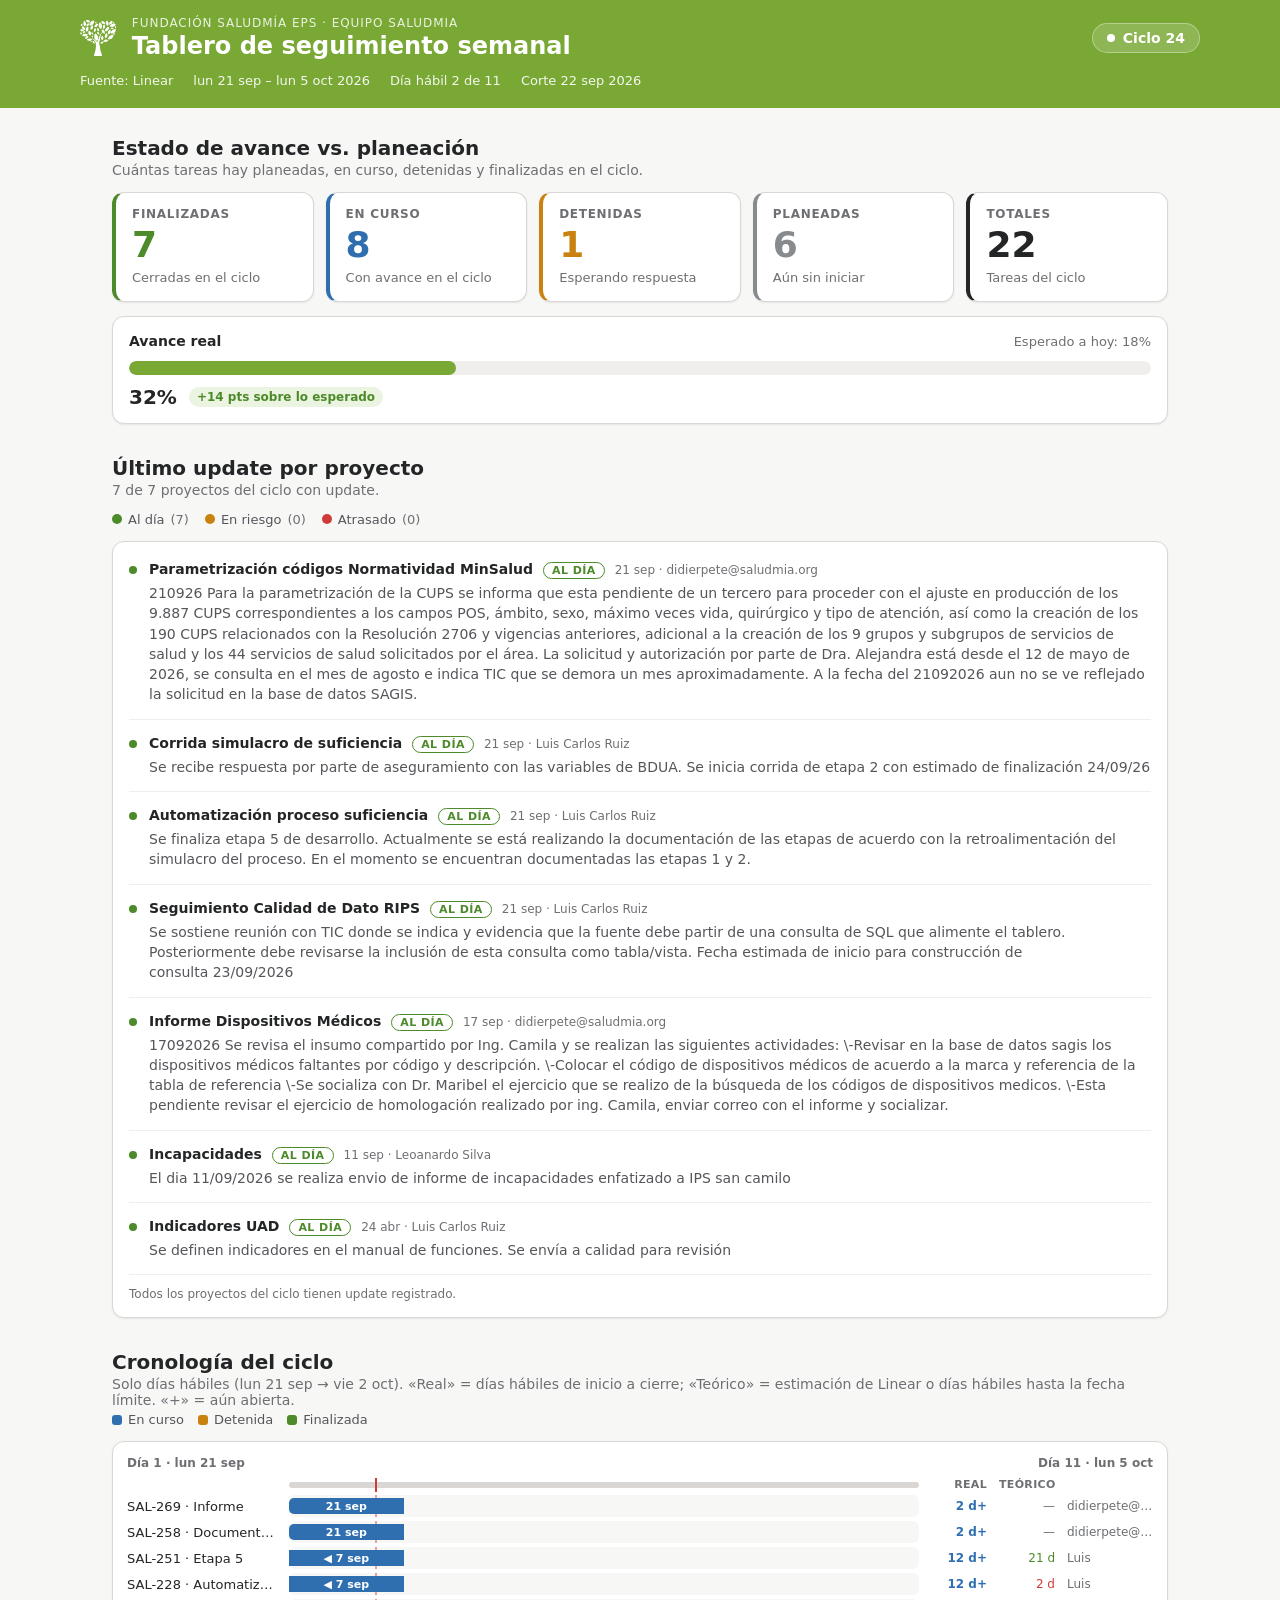
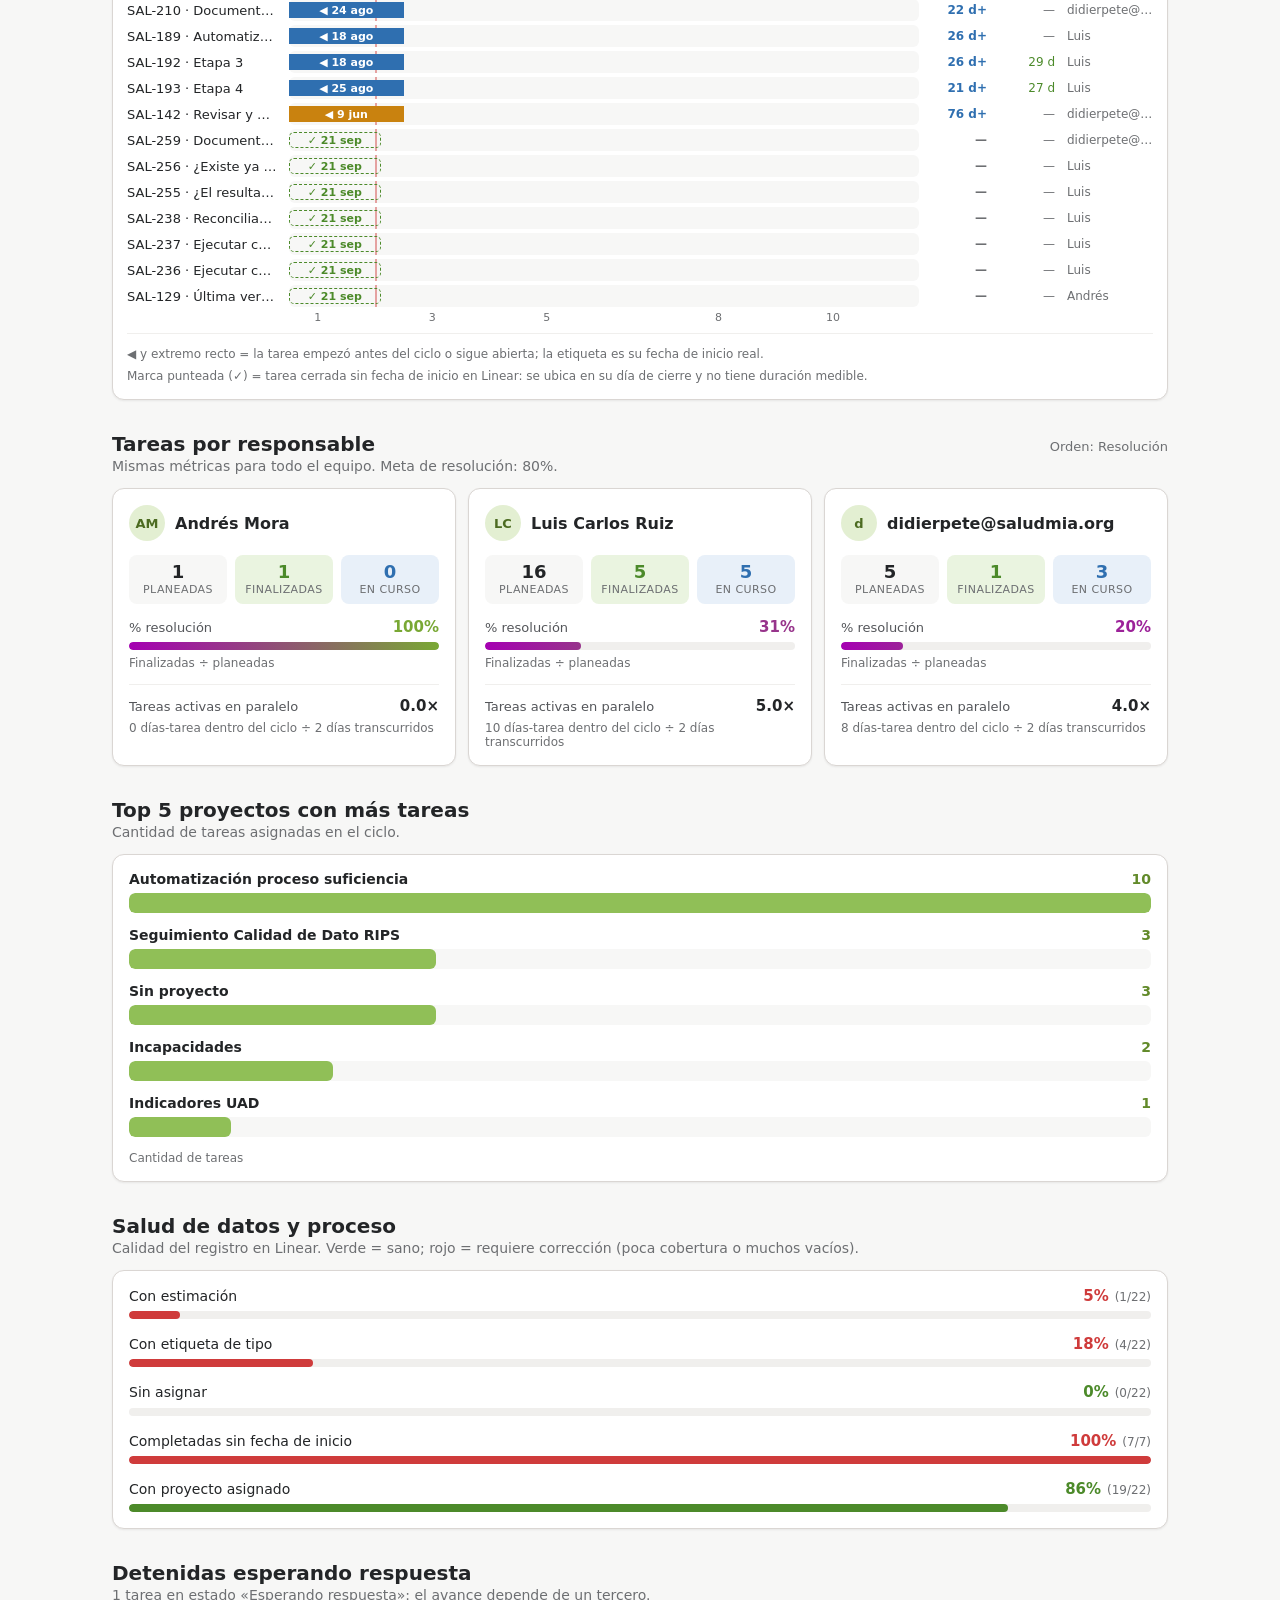
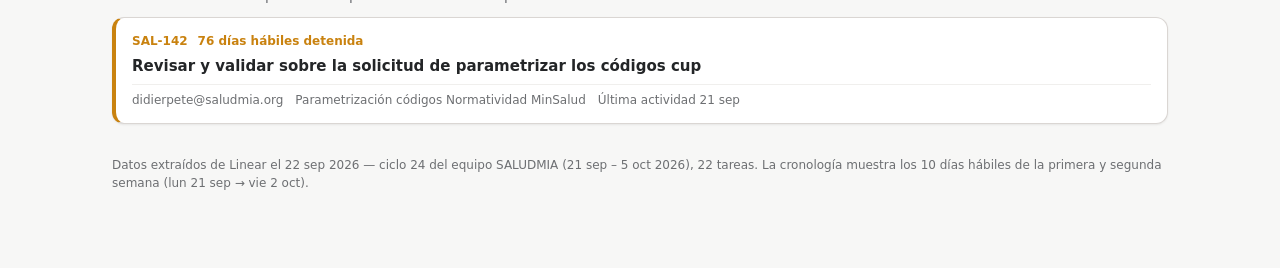
<file: reportes/tablero_semanal_ciclo_24.html>
<!DOCTYPE html>
<html lang="es">
<head>
<meta charset="utf-8">
<meta name="viewport" content="width=device-width, initial-scale=1">
<title>Tablero de seguimiento semanal — SaludMía EPS</title>
<meta name="robots" content="noindex,nofollow">
<style>
  /* ── Tokens SaludMía (subconjunto usado) ───────────────────────────── */
  :root{
    --sm-color-primary-50:#f2f7ea; --sm-color-primary-100:#e3efd2; --sm-color-primary-400:#90bf57;
    --sm-color-primary-500:#79a834; --sm-color-primary-600:#628a2a; --sm-color-primary-700:#4c6b21;
    --sm-neutral-50:#f7f7f6; --sm-neutral-100:#f0efed; --sm-neutral-200:#dad6d3; --sm-neutral-500:#888b8e;
    --sm-neutral-600:#6d6f72; --sm-neutral-700:#54565a; --sm-neutral-900:#232527;
    --sm-success:#4c8a2a; --sm-success-bg:#eaf4e0; --sm-danger:#cf3b3b; --sm-danger-bg:#fbeaea;
    --sm-warning:#c9820f; --sm-warning-bg:#fcf3e3; --sm-info:#2f6fb0; --sm-info-bg:#e8f0f9;
    --sm-radius-lg:12px; --sm-radius-full:9999px;
    --sm-shadow-sm:0 1px 2px rgba(35,37,39,.08);
    --sm-font-sans:"Ubuntu","Segoe UI",system-ui,-apple-system,sans-serif;
  }
  *,*::before,*::after{box-sizing:border-box}
  body{margin:0;background:#f7f7f6;font-family:var(--sm-font-sans);color:#232527}
  a{color:#628a2a;text-decoration:none}
  a:hover{color:#4c6b21;text-decoration:underline}
  h1,h2,p{margin:0}
  .sm-card{background:#fff;border:1px solid var(--sm-neutral-200);border-radius:var(--sm-radius-lg);
    box-shadow:var(--sm-shadow-sm)}
  .sm-badge{display:inline-flex;align-items:center;gap:.5rem;font-family:var(--sm-font-sans);
    font-size:.75rem;font-weight:700;line-height:1;padding:4px .5rem;border-radius:var(--sm-radius-full);
    white-space:nowrap}
  .sm-badge--soft.sm-badge--success{background:var(--sm-success-bg);color:var(--sm-success)}
  .sm-badge--soft.sm-badge--warning{background:var(--sm-warning-bg);color:var(--sm-warning)}
</style>
</head>
<body>
<div id="app"></div>

<script>
"use strict";
/* ══════════════════════════════════════════════════════════════════════
   Datos reales — Linear, equipo SALUDMIA, ciclo 24 (21 sep – 5 oct 2026),
   extraídos el 22 sep 2026. Lógica portada 1:1 desde el componente de
   diseño "Tablero Semanal Linear.dc.html" (renderVals).
   ══════════════════════════════════════════════════════════════════════ */
// Datos inyectados por generar_reporte_ciclo.py (build_tablero_data). En Python
// se reemplaza el marcador /*__DATA__*/ por el JSON del ciclo activo de Linear.
const DATA = {"cycle": {"cicloInicio": 1789948800000, "hoy": 1790035200000, "diasHabiles": [1789948800000, 1790035200000, 1790121600000, 1790208000000, 1790294400000, 1790553600000, 1790640000000, 1790726400000, 1790812800000, 1790899200000, 1791158400000], "rangoFechas": "lun 21 sep – lun 5 oct 2026", "fechaInicio": "lun 21 sep", "fechaFin": "lun 5 oct", "actualizado": "22 sep 2026"}, "issues": [{"id": "SAL-271", "t": "Revisión de producto para mostrar indicadores", "a": "Luis Carlos Ruiz", "p": "Indicadores UAD", "s": "unstarted", "ini": null, "fin": null, "est": null, "lab": 0, "due": "2026-09-29"}, {"id": "SAL-269", "t": "Informe", "a": "didierpete@saludmia.org", "p": "Informe Dispositivos Médicos", "s": "started", "ini": "2026-09-21", "fin": null, "est": null, "lab": 0, "due": null}, {"id": "SAL-265", "t": "Definición de producto de datos para incapacidades", "a": "Luis Carlos Ruiz", "p": "Incapacidades", "s": "unstarted", "ini": null, "fin": null, "est": null, "lab": 0, "due": "2026-09-29"}, {"id": "SAL-260", "t": "Construcción de consulta SQL", "a": "Luis Carlos Ruiz", "p": "Seguimiento Calidad de Dato RIPS", "s": "unstarted", "ini": null, "fin": null, "est": null, "lab": 1, "due": "2026-09-25"}, {"id": "SAL-259", "t": "Documentación ASIS", "a": "didierpete@saludmia.org", "p": "Automatización proceso suficiencia", "s": "completed", "ini": null, "fin": "2026-09-21", "est": null, "lab": 0, "due": null}, {"id": "SAL-258", "t": "Documentación suficiencia", "a": "didierpete@saludmia.org", "p": "Automatización proceso suficiencia", "s": "started", "ini": "2026-09-21", "fin": null, "est": null, "lab": 0, "due": null}, {"id": "SAL-256", "t": "¿Existe ya un esquema/warehouse donde Analítica de Datos pueda escribir tablas propias sin depender de una solicitud a TIC por cada cambio?", "a": "Luis Carlos Ruiz", "p": "Seguimiento Calidad de Dato RIPS", "s": "completed", "ini": null, "fin": "2026-09-21", "est": null, "lab": 1, "due": null}, {"id": "SAL-255", "t": "¿El resultado de las mallas de validación de \"Revisión mensual de RIPS\" incluye el detalle de qué campo específico falló por registro (no solo pasa/no pasa)?", "a": "Luis Carlos Ruiz", "p": "Seguimiento Calidad de Dato RIPS", "s": "completed", "ini": null, "fin": "2026-09-21", "est": null, "lab": 1, "due": null}, {"id": "SAL-252", "t": "Documentación", "a": "Luis Carlos Ruiz", "p": "Automatización proceso suficiencia", "s": "unstarted", "ini": null, "fin": null, "est": null, "lab": 0, "due": "2026-10-05"}, {"id": "SAL-251", "t": "Etapa 5", "a": "Luis Carlos Ruiz", "p": "Automatización proceso suficiencia", "s": "started", "ini": "2026-09-07", "fin": null, "est": null, "lab": 0, "due": "2026-10-05"}, {"id": "SAL-238", "t": "Reconciliar resultados automatizado vs. manual de la etapa 2", "a": "Luis Carlos Ruiz", "p": "Sin proyecto", "s": "completed", "ini": null, "fin": "2026-09-21", "est": null, "lab": 0, "due": "2026-09-22"}, {"id": "SAL-237", "t": "Ejecutar corrida manual de control de la etapa 2", "a": "Luis Carlos Ruiz", "p": "Sin proyecto", "s": "completed", "ini": null, "fin": "2026-09-21", "est": null, "lab": 0, "due": "2026-09-22"}, {"id": "SAL-236", "t": "Ejecutar corrida automatizada de la etapa 2", "a": "Luis Carlos Ruiz", "p": "Sin proyecto", "s": "completed", "ini": null, "fin": "2026-09-21", "est": null, "lab": 0, "due": "2026-09-22"}, {"id": "SAL-228", "t": "Automatización de suficiencia — Etapa 2, simulacro Q3 2026", "a": "Luis Carlos Ruiz", "p": "Corrida simulacro de suficiencia", "s": "started", "ini": "2026-09-07", "fin": null, "est": 2, "lab": 1, "due": "2026-09-22"}, {"id": "SAL-211", "t": "Documentación", "a": "Luis Carlos Ruiz", "p": "Automatización proceso suficiencia", "s": "unstarted", "ini": null, "fin": null, "est": null, "lab": 0, "due": "2026-09-30"}, {"id": "SAL-210", "t": "Documentar reglas por tipo de archivo", "a": "didierpete@saludmia.org", "p": "Automatización proceso suficiencia", "s": "started", "ini": "2026-08-24", "fin": null, "est": null, "lab": 0, "due": null}, {"id": "SAL-203", "t": "Documentación", "a": "Luis Carlos Ruiz", "p": "Automatización proceso suficiencia", "s": "unstarted", "ini": null, "fin": null, "est": null, "lab": 0, "due": "2026-09-25"}, {"id": "SAL-189", "t": "Automatización suficiencia V1", "a": "Luis Carlos Ruiz", "p": "Automatización proceso suficiencia", "s": "started", "ini": "2026-08-18", "fin": null, "est": null, "lab": 0, "due": null}, {"id": "SAL-192", "t": "Etapa 3", "a": "Luis Carlos Ruiz", "p": "Automatización proceso suficiencia", "s": "started", "ini": "2026-08-18", "fin": null, "est": null, "lab": 0, "due": "2026-09-25"}, {"id": "SAL-193", "t": "Etapa 4", "a": "Luis Carlos Ruiz", "p": "Automatización proceso suficiencia", "s": "started", "ini": "2026-08-25", "fin": null, "est": null, "lab": 0, "due": "2026-09-30"}, {"id": "SAL-142", "t": "Revisar y validar sobre la solicitud de parametrizar los códigos cup", "a": "didierpete@saludmia.org", "p": "Parametrización códigos Normatividad MinSalud", "s": "blocked", "ini": "2026-06-09", "fin": null, "est": null, "lab": 0, "due": null}, {"id": "SAL-129", "t": "Última versión", "a": "Andrés Mora", "p": "Incapacidades", "s": "completed", "ini": null, "fin": "2026-09-21", "est": null, "lab": 0, "due": null}], "updates": [{"p": "Seguimiento perfilamiento individual", "f": "21 sep", "orden": "2026-09-21", "salud": "onTrack", "autor": "Luis Carlos Ruiz", "txt": "Se acuerda fecha para hacer revisión del producto de datos para hacer seguimiento al diligenciamiento del perfilamiento. Fecha:29/09/2026 @leonardo_silva37 @didierpete"}, {"p": "Seguimiento Calidad de Dato RIPS", "f": "21 sep", "orden": "2026-09-21", "salud": "onTrack", "autor": "Luis Carlos Ruiz", "txt": "Se sostiene reunión con TIC donde se indica y evidencia que la fuente debe partir de una consulta de SQL que alimente el tablero. Posteriormente debe revisarse la inclusión de esta consulta como tabla/vista. Fecha estimada de inicio para construcción de consulta 23/09/2026"}, {"p": "Informe Dispositivos Médicos", "f": "17 sep", "orden": "2026-09-17", "salud": "onTrack", "autor": "didierpete@saludmia.org", "txt": "17092026\n\nSe revisa el insumo compartido por Ing. Camila y se realizan las siguientes actividades:\n\n\\-Revisar en la base de datos sagis los dispositivos médicos faltantes por código y descripción.\n\n\\-Colocar el código de dispositivos médicos de acuerdo a la marca y referencia de la tabla de referencia\n\n\\-Se socializa con Dr. Maribel el ejercicio que se realizo de la búsqueda de los códigos de dispositivos medicos.\n\n\\-Esta pendiente revisar el ejercicio de homologación realizado por ing. Camila, enviar correo con el informe y socializar."}, {"p": "Documentar proceso retroalimentación Suficiencia UPC", "f": "21 sep", "orden": "2026-09-21", "salud": "onTrack", "autor": "didierpete@saludmia.org", "txt": "21092026\n\nDe acuerdo a las reuniones virtuales con Catalina se documento las calidades de retroalimentación con el área y persona responsable, tiene un avance del 60%."}, {"p": "Metodología Investigación FCV", "f": "21 sep", "orden": "2026-09-21", "salud": "onTrack", "autor": "Leoanardo Silva", "txt": "El dia 18 de sept se realiza reunion con el Dr. Anderson en donde se establecen nuevos grupos de patologias como CAC, enfermedad laboral, asi mismo como un nuevo modelo de diagrama para evaluar costo en tiempo."}, {"p": "Corrida simulacro de suficiencia", "f": "21 sep", "orden": "2026-09-21", "salud": "onTrack", "autor": "Luis Carlos Ruiz", "txt": "Se recibe respuesta por parte de aseguramiento con las variables de BDUA. Se inicia corrida de etapa 2 con estimado de finalización 24/09/26"}, {"p": "Piloto Cuenta Alto Costo", "f": "18 jun", "orden": "2026-06-18", "salud": "onTrack", "autor": "Luis Carlos Ruiz", "txt": "Revisión con Luis Calderón para entendimiento de corrida de scripts y llenado de tablas"}, {"p": "Capacidad instalada IMAP", "f": "9 jun", "orden": "2026-06-09", "salud": "onTrack", "autor": "Luis Carlos Ruiz", "txt": "A la espera de CUPS para extracción de información"}, {"p": "Parametrización códigos Normatividad MinSalud", "f": "21 sep", "orden": "2026-09-21", "salud": "onTrack", "autor": "didierpete@saludmia.org", "txt": "210926\n\nPara la parametrización de la CUPS se informa que esta pendiente de un tercero para proceder con el ajuste en producción de los 9.887 CUPS correspondientes a los campos POS, ámbito, sexo, máximo veces vida, quirúrgico y tipo de atención, así como la creación de los 190 CUPS relacionados con la Resolución 2706 y vigencias anteriores, adicional a la creación de los 9 grupos y subgrupos de servicios de salud y los 44 servicios de salud solicitados por el área. La solicitud y autorización por parte de Dra. Alejandra está desde el 12 de mayo de 2026, se consulta en el mes de agosto e indica TIC que se demora un mes aproximadamente. A la fecha del 21092026 aun no se ve reflejado la solicitud en la base de datos SAGIS."}, {"p": "Obesidad - IMAP", "f": "1 jun", "orden": "2026-06-01", "salud": "onTrack", "autor": "Luis Carlos Ruiz", "txt": "Definir propuesta de programa desde EPS para presentar propuesta a IMAP. Por agendar reunión con IMAP para definir los pasos siguientes o encontrar un prestador que lo ejecute."}, {"p": "Indicadores UAD", "f": "24 abr", "orden": "2026-04-24", "salud": "onTrack", "autor": "Luis Carlos Ruiz", "txt": "Se definen indicadores en el manual de funciones. Se envía a calidad para revisión"}, {"p": "Revisión mensual de RIPS", "f": "9 jun", "orden": "2026-06-09", "salud": "onTrack", "autor": "didierpete@saludmia.org", "txt": "Se avanzo en el tipo 2, esta pendiente la retroalimentación por parte de Catalina, 050626\n\nSe dio inicio con el tipo 3. 050626"}, {"p": "Manual de funciones UAD", "f": "9 jun", "orden": "2026-06-09", "salud": "onTrack", "autor": "didierpete@saludmia.org", "txt": "Buenos días, Dr. Alejandra.\n\nPor medio del presente solicitamos amablemente la revisión y aprobación del manual de funciones de la Unidad de Análisis de Datos.\n\nAgradezco la atención.\n\n090626"}, {"p": "Perfil Epidemiológico FSM EPS", "f": "8 may", "orden": "2026-05-08", "salud": "onTrack", "autor": "Luis Carlos Ruiz", "txt": "Se cierra el proyecto con la entrega del documento y la socialización con las áreas involucradas. El paso siguiente es documentar el proceso para el próximo año."}, {"p": "Lanzamiento de cuestionario de perfilamiento", "f": "1 jun", "orden": "2026-06-01", "salud": "onTrack", "autor": "Luis Carlos Ruiz", "txt": "Se define la fecha de inicio de aplicación para el 9 de junio. 25 preguntas iniciales para cuestionario y 43 adicionales para envío masivo. Se define asistencia a plenaria para inquietudes, envío de preguntas a ing. Jairo. Instructivos sobre definiciones en preguntas."}, {"p": "Automatización proceso suficiencia", "f": "21 sep", "orden": "2026-09-21", "salud": "onTrack", "autor": "Luis Carlos Ruiz", "txt": "Se finaliza etapa 5 de desarrollo. Actualmente se está realizando la documentación de las etapas de acuerdo con la retroalimentación del simulacro del proceso. En el momento se encuentran documentadas las etapas 1 y 2."}, {"p": "Incapacidades", "f": "11 sep", "orden": "2026-09-11", "salud": "onTrack", "autor": "Leoanardo Silva", "txt": "El dia 11/09/2026 se realiza envio de informe de incapacidades enfatizado a IPS san camilo"}, {"p": "Perfil Epidemiológico IMAP", "f": "1 jun", "orden": "2026-06-01", "salud": "onTrack", "autor": "Luis Carlos Ruiz", "txt": "Se entrega perfil al IMAP. A la espera de validación y aprobación de documento."}], "detenidas": [{"id": "SAL-142", "t": "Revisar y validar sobre la solicitud de parametrizar los códigos cup", "resp": "didierpete@saludmia.org", "p": "Parametrización códigos Normatividad MinSalud", "desde": "2026-06-09", "ultima": "21 sep"}], "props": {"cicloLabel": "Ciclo 24", "metaResolucion": 80, "ordenResponsables": "Resolución", "mostrarCronologia": true, "mostrarEsfuerzo": true}};

// Constantes del ciclo (epoch ms). DIAS_HABILES = todos los días hábiles del ciclo.
const CICLO_INICIO = DATA.cycle.cicloInicio;
const HOY = DATA.cycle.hoy;
const DIAS_HABILES = DATA.cycle.diasHabiles;
const TOTAL_DIAS = DIAS_HABILES.length;
const DIA_ACTUAL = DIAS_HABILES.filter(t => t <= HOY).length;

const ms = iso => { const [y,m,d] = iso.split("-").map(Number); return Date.UTC(y, m-1, d); };

// Índice hábil dentro del ciclo (1..10); antes del ciclo → 1, después → 10.
function habil(iso){
  if(!iso) return null;
  const t = ms(iso);
  if(t <= DIAS_HABILES[0]) return 1;
  if(t >= DIAS_HABILES[TOTAL_DIAS-1]) return TOTAL_DIAS;
  let i = DIAS_HABILES.findIndex(d => d >= t);
  return i < 0 ? TOTAL_DIAS : i + 1;
}

// Días hábiles calendario entre dos fechas (inclusive), sin límite de ciclo.
function habilesEntre(a, b){
  let n = 0;
  for(let t = a; t <= b; t += 86400000){
    const wd = new Date(t).getUTCDay();
    if(wd !== 0 && wd !== 6) n++;
  }
  return n;
}

const ISSUES = DATA.issues;

const COLORES = { completed:"#4c8a2a", started:"#2f6fb0", unstarted:"#888b8e", blocked:"#c9820f" };

// Último update por proyecto (Linear · project updates), solo proyectos presentes en el ciclo.
const UPDATES = DATA.updates;

// Tareas en estado "Esperando respuesta" (Linear, equipo SALUDMIA).
const DETENIDAS = DATA.detenidas;

const SALUD_UPDATE = {
  onTrack:{ color:"#4c8a2a", label:"Al día" },
  atRisk:{ color:"#c9820f", label:"En riesgo" },
  offTrack:{ color:"#cf3b3b", label:"Atrasado" }
};

function mezclaMagentaVerde(pct){
  const t = Math.max(0, Math.min(100, pct)) / 100;
  const a = [0xa5,0x00,0xb2], b = [0x79,0xa8,0x34];
  return "rgb(" + a.map((v,i) => Math.round(v + (b[i]-v)*t)).join(", ") + ")";
}

const dia = habil;

/* ── Props (equivalentes a los controles del componente de diseño) ─────── */
const PROPS = DATA.props;

function renderVals(props){
  const meta = Number(props.metaResolucion ?? 80);
  const orden = props.ordenResponsables ?? "Resolución";

  const total = ISSUES.length;
  const fin = ISSUES.filter(i => i.s === "completed").length;
  const cur = ISSUES.filter(i => i.s === "started").length;
  const pla = ISSUES.filter(i => i.s === "unstarted").length;
  const bloq = ISSUES.filter(i => i.s === "blocked").length;
  const avancePct = Math.round((fin/total)*100);
  const esperadoPct = Math.round((DIA_ACTUAL/TOTAL_DIAS)*100);
  const delta = avancePct - esperadoPct;

  const nombres = [...new Set(ISSUES.map(i => i.a || "Sin asignar"))];
  let responsables = nombres.map(n => {
    const suyas = ISSUES.filter(i => (i.a || "Sin asignar") === n);
    const f = suyas.filter(i => i.s === "completed").length;
    const c = suyas.filter(i => i.s === "started").length;
    // Días-tarea DENTRO del ciclo: solo tareas con inicio real; las iniciadas antes se clampean al día 1.
    const conIni = suyas.filter(i => i.ini && i.s !== "unstarted");
    const dias = conIni.reduce((acc, i) => {
      const a = Math.max(1, Math.min(TOTAL_DIAS, dia(i.ini)));
      const b = Math.max(a, Math.min(TOTAL_DIAS, dia(i.fin) || DIA_ACTUAL));
      return acc + (b - a + 1);
    }, 0);
    const res = Math.round((f/suyas.length)*100);
    return {
      nombre: n,
      iniciales: n.split(" ").slice(0,2).map(w => w[0]).join(""),
      planeadas: suyas.length,
      finalizadas: f,
      curso: c,
      resolucion: res,
      resW: res + "%",
      resColor: mezclaMagentaVerde(res),
      resFill: "linear-gradient(90deg, #a500b2 0%, " + mezclaMagentaVerde(res) + " 100%)",
      diasTotales: dias,
      conIni: conIni.length,
      esfuerzo: (dias/DIA_ACTUAL).toFixed(1) + "×"
    };
  });
  if(orden === "Resolución") responsables.sort((a,b) => b.resolucion - a.resolucion);
  if(orden === "Carga") responsables.sort((a,b) => b.planeadas - a.planeadas);
  if(orden === "Nombre") responsables.sort((a,b) => a.nombre.localeCompare(b.nombre));

  const conteo = {};
  ISSUES.forEach(i => { conteo[i.p] = (conteo[i.p] || 0) + 1; });
  const listaP = Object.entries(conteo).sort((a,b) => b[1]-a[1]).slice(0,5);
  const max = listaP[0] ? listaP[0][1] : 1;

  const MES = ["ene","feb","mar","abr","may","jun","jul","ago","sep","oct","nov","dic"];
  const corto = iso => { const [y,m,d] = iso.split("-").map(Number); return d + " " + MES[m-1]; };

  // Barras: tareas con inicio real. Hitos: cerradas sin inicio registrado (solo fecha de cierre).
  const filas = ISSUES
    .filter(i => i.s !== "unstarted" && (i.ini || i.fin))
    .map(i => {
      const hito = !i.ini;
      const a = hito
        ? Math.max(1, Math.min(TOTAL_DIAS, dia(i.fin)))
        : Math.max(1, Math.min(TOTAL_DIAS, dia(i.ini)));
      const b = hito ? a : Math.max(a, Math.min(TOTAL_DIAS, dia(i.fin) || DIA_ACTUAL));
      return { i, a, b, hito };
    })
    .sort((x,y) => x.hito - y.hito || x.a - y.a || x.b - y.b);

  const timeline = filas.map(({i,a,b,hito}) => {
    let real = "—", realTitulo = "Sin fecha de inicio registrada", realColor = "#6d6f72", dReal = null;
    if(i.ini){
      dReal = habilesEntre(ms(i.ini), i.fin ? ms(i.fin) : HOY);
      real = dReal + " d" + (i.fin ? "" : "+");
      realColor = i.fin ? "#232527" : "#2f6fb0";
      realTitulo = i.fin
        ? "Cerrada en " + dReal + " días hábiles (" + corto(i.ini) + " → " + corto(i.fin) + ")"
        : "Abierta hace " + dReal + " días hábiles (desde " + corto(i.ini) + ")";
    } else if(i.fin){
      realTitulo = "Cerrada el " + corto(i.fin) + " sin fecha de inicio en Linear";
    }
    let teorico = "—", teoTitulo = "Sin estimación ni fecha límite", teoColor = "#6d6f72", dTeo = null;
    if(i.est != null){
      dTeo = i.est;
      teoTitulo = "Estimación en Linear: " + i.est + " puntos";
    } else if(i.ini && i.due){
      dTeo = habilesEntre(ms(i.ini), ms(i.due));
      teoTitulo = "Días hábiles de inicio a fecha límite (" + corto(i.ini) + " → " + corto(i.due) + ")";
    }
    if(dTeo != null){
      teorico = dTeo + " d";
      if(dReal != null){
        teoColor = dReal > dTeo ? "#cf3b3b" : "#4c8a2a";
        teoTitulo += " · real " + dReal + " d (" + (dReal > dTeo ? "+" : "") + (dReal - dTeo) + ")";
      }
    }
    const antes = !hito && ms(i.ini) < DIAS_HABILES[0];
    const abierta = !hito && (!i.fin || ms(i.fin) > DIAS_HABILES[TOTAL_DIAS-1]);
    const color = COLORES[i.s];
    return {
      titulo: i.id + " · " + i.t,
      full: i.t + " — " + (i.a || "Sin asignar") + (hito ? " · cierre " + corto(i.fin) : ""),
      responsable: (i.a || "Sin asignar").split(" ")[0],
      fondo: hito ? "transparent" : color,
      borde: hito ? "1.5px dashed " + color : "none",
      tinta: hito ? color : "#ffffff",
      etiqueta: hito ? "✓ " + corto(i.fin) : (antes ? "◀ " + corto(i.ini) : corto(i.ini)),
      radio: (antes ? "0 " : "5px ") + (abierta ? "0 0 " : "5px 5px ") + (antes ? "0" : "5px"),
      left: ((a-1)/TOTAL_DIAS)*100 + "%",
      width: (hito ? 1.6/TOTAL_DIAS : (b-a+1)/TOTAL_DIAS)*100 + "%",
      real, realTitulo, realColor, teorico, teoTitulo, teoColor
    };
  });

  const estadosDibujados = [...new Set(filas.map(f => f.i.s))];
  const ETIQ = { completed:"Finalizada", started:"En curso", blocked:"Detenida", unstarted:"Planeada" };

  const proyectosCiclo = [...new Set(ISSUES.map(i => i.p))].filter(p => p !== "Sin proyecto");
  const conUpdate = proyectosCiclo.filter(p => UPDATES.some(u => u.p === p));
  const sinUpdate = proyectosCiclo.filter(p => !UPDATES.some(u => u.p === p));

  const conEst = ISSUES.filter(i => i.est != null).length;
  const conLab = ISSUES.filter(i => i.lab > 0).length;
  const sinAsig = ISSUES.filter(i => !i.a).length;
  const finSinIni = ISSUES.filter(i => i.s === "completed" && !i.ini).length;

  const salud = [
    { label:"Con estimación", n:conEst, d:total, sentido:"cobertura" },
    { label:"Con etiqueta de tipo", n:conLab, d:total, sentido:"cobertura" },
    { label:"Sin asignar", n:sinAsig, d:total, sentido:"problema" },
    { label:"Completadas sin fecha de inicio", n:finSinIni, d:fin, sentido:"problema" },
    { label:"Con proyecto asignado", n:ISSUES.filter(i => i.p !== "Sin proyecto").length, d:total, sentido:"cobertura" }
  ].map(x => {
    const pct = x.d ? Math.round((x.n/x.d)*100) : 0;
    const bueno = x.sentido === "cobertura" ? pct : 100 - pct;
    const color = bueno >= 70 ? "#4c8a2a" : bueno >= 40 ? "#c9820f" : "#cf3b3b";
    return { label:x.label, pct:pct + "%", w:pct + "%", detalle:"(" + x.n + "/" + x.d + ")", color };
  });

  return {
    cicloLabel: props.cicloLabel ?? "Ciclo 24",
    rangoFechas: DATA.cycle.rangoFechas,
    fechaInicio: DATA.cycle.fechaInicio,
    fechaFin: DATA.cycle.fechaFin,
    totalDias: TOTAL_DIAS,
    actualizado: DATA.cycle.actualizado,
    diaActual: DIA_ACTUAL,
    totalIssues: total,
    mostrarCronologia: props.mostrarCronologia ?? true,
    mostrarEsfuerzo: props.mostrarEsfuerzo ?? true,
    metaTexto: meta + "%",
    ordenTexto: orden,
    kpis: [
      { label:"Finalizadas", value:fin, color:COLORES.completed, hint:"Cerradas en el ciclo" },
      { label:"En curso", value:cur, color:COLORES.started, hint:"Con avance en el ciclo" },
      { label:"Detenidas", value:bloq, color:COLORES.blocked, hint:"Esperando respuesta" },
      { label:"Planeadas", value:pla, color:COLORES.unstarted, hint:"Aún sin iniciar" },
      { label:"Totales", value:total, color:"#232527", hint:"Tareas del ciclo" }
    ],
    avancePct,
    avanceW: avancePct + "%",
    esperadoPct,
    desviacionTexto: delta >= 0 ? "+" + delta + " pts sobre lo esperado" : delta + " pts bajo lo esperado",
    desviacionClase: "sm-badge sm-badge--soft " + (delta >= 0 ? "sm-badge--success" : "sm-badge--warning"),
    leyenda: estadosDibujados.map(s => ({ label:ETIQ[s], color:COLORES[s] })),
    hoyLeft: ((DIA_ACTUAL-0.5)/TOTAL_DIAS)*100 + "%",
    ticks: [1,3,5,8,10].map(d => ({ label:String(d), left:((d-0.5)/TOTAL_DIAS)*100 + "%" })),
    timeline,
    sinInicioNota: filas.some(f => f.hito)
      ? "Marca punteada (✓) = tarea cerrada sin fecha de inicio en Linear: se ubica en su día de cierre y no tiene duración medible."
      : "",
    leyendaRecorte: "◀ y extremo recto = la tarea empezó antes del ciclo o sigue abierta; la etiqueta es su fecha de inicio real.",
    responsables,
    proyectos: listaP.map(([nombre, cantidad]) => ({
      nombre, cantidad, w: Math.round((cantidad/max)*100) + "%"
    })),
    salud,
    updates: proyectosCiclo
      .map(p => UPDATES.find(u => u.p === p))
      .filter(Boolean)
      .sort((a,b) => (a.orden < b.orden ? 1 : -1))
      .map(u => ({
        proyecto:u.p, fecha:u.f, autor:u.autor, texto:u.txt,
        color:SALUD_UPDATE[u.salud].color, estado:SALUD_UPDATE[u.salud].label
      })),
    detenidas: DETENIDAS.map(d => ({
      id:d.id, titulo:d.t, responsable:d.resp, proyecto:d.p,
      dias: habilesEntre(ms(d.desde), HOY) + " días hábiles detenida",
      ultima: "Última actividad " + d.ultima
    })),
    detenidasN: DETENIDAS.length + (DETENIDAS.length === 1 ? " tarea" : " tareas"),
    leyendaSalud: ["onTrack","atRisk","offTrack"].map(k => ({
      label:SALUD_UPDATE[k].label, color:SALUD_UPDATE[k].color,
      n: proyectosCiclo.filter(p => { const u = UPDATES.find(x => x.p === p); return u && u.salud === k; }).length
    })),
    sinUpdateN: conUpdate.length + " de " + proyectosCiclo.length + " proyectos del ciclo con update",
    sinUpdate: sinUpdate.length
      ? "Sin update registrado en Linear: " + sinUpdate.join(", ") + "."
      : "Todos los proyectos del ciclo tienen update registrado."
  };
}

/* ── Render (vanilla, reemplaza el motor de plantillas del componente) ─── */
const LOGO_BLANCO = "[data-uri]";
const esc = s => String(s ?? "").replace(/[&<>"]/g, c => ({ "&":"&amp;","<":"&lt;",">":"&gt;",'"':"&quot;" }[c]));

function view(v){
  return `
  <div style="min-height:100vh;background:#f7f7f6;color:#232527;padding-bottom:3rem">

    <header style="background:#79a834;color:#fff;padding:1rem clamp(1rem,4vw,2rem) 1.25rem">
      <div style="max-width:1120px;margin:0 auto;display:flex;flex-wrap:wrap;align-items:center;gap:0.75rem 1rem">
        <img src="${LOGO_BLANCO}" alt="SaludMía" style="height:36px;width:auto;flex:0 0 auto">
        <div style="display:flex;flex-direction:column;gap:2px;margin-right:auto;min-width:0">
          <span style="font-size:0.75rem;letter-spacing:0.08em;text-transform:uppercase;opacity:0.85">Fundación SaludMía EPS · Equipo SALUDMIA</span>
          <h1 style="font-size:clamp(1.125rem,4.5vw,1.5rem);line-height:1.2;font-weight:700">Tablero de seguimiento semanal</h1>
        </div>
        <div style="display:flex;align-items:center;gap:0.5rem;background:rgba(255,255,255,0.16);border:1px solid rgba(255,255,255,0.35);border-radius:9999px;padding:0.375rem 0.875rem;font-size:0.875rem;font-weight:700;white-space:nowrap;flex:0 0 auto">
          <span style="width:8px;height:8px;border-radius:9999px;background:#fff;display:inline-block"></span>
          <span>${esc(v.cicloLabel)}</span>
        </div>
      </div>
      <div style="max-width:1120px;margin:0.75rem auto 0;display:flex;flex-wrap:wrap;gap:0.375rem 1.25rem;font-size:0.8125rem;opacity:0.92">
        <span>Fuente: Linear</span>
        <span>${esc(v.rangoFechas)}</span>
        <span>Día hábil ${v.diaActual} de ${v.totalDias}</span>
        <span>Corte ${esc(v.actualizado)}</span>
      </div>
    </header>

    <main style="max-width:1120px;margin:0 auto;padding:clamp(1rem,4vw,1.75rem) clamp(1rem,4vw,2rem);display:flex;flex-direction:column;gap:clamp(1.25rem,4vw,2rem)">

      <section style="display:flex;flex-direction:column;gap:0.875rem">
        <div style="display:flex;flex-direction:column;gap:2px">
          <h2 style="font-size:clamp(1rem,3.5vw,1.25rem);font-weight:700;line-height:1.2">Estado de avance vs. planeación</h2>
          <p style="font-size:0.875rem;color:#6d6f72">Cuántas tareas hay planeadas, en curso, detenidas y finalizadas en el ciclo.</p>
        </div>
        <div style="display:grid;grid-template-columns:repeat(auto-fit,minmax(150px,1fr));gap:0.75rem">
          ${v.kpis.map(k => `
            <div class="sm-card" style="padding:0.875rem 1rem;display:flex;flex-direction:column;gap:0.375rem;border-left:4px solid ${k.color}">
              <span style="font-size:0.75rem;font-weight:700;letter-spacing:0.06em;text-transform:uppercase;color:#6d6f72">${esc(k.label)}</span>
              <span style="font-size:clamp(1.75rem,7vw,2.25rem);font-weight:700;line-height:1;color:${k.color}">${k.value}</span>
              <span style="font-size:0.8125rem;color:#6d6f72;line-height:1.4">${esc(k.hint)}</span>
            </div>`).join("")}
        </div>
        <div class="sm-card" style="padding:1rem;display:flex;flex-direction:column;gap:0.75rem">
          <div style="display:flex;flex-wrap:wrap;align-items:baseline;justify-content:space-between;gap:0.25rem 0.75rem">
            <span style="font-size:0.875rem;font-weight:700">Avance real</span>
            <span style="font-size:0.8125rem;color:#6d6f72">Esperado a hoy: ${v.esperadoPct}%</span>
          </div>
          <div style="position:relative;height:14px;border-radius:9999px;background:#f0efed;overflow:hidden">
            <div style="position:absolute;inset:0 auto 0 0;border-radius:9999px;background:#79a834;width:${v.avanceW}"></div>
          </div>
          <div style="display:flex;flex-wrap:wrap;align-items:center;gap:0.5rem 0.75rem">
            <span style="font-size:1.25rem;font-weight:700;line-height:1">${v.avancePct}%</span>
            <span class="${v.desviacionClase}" style="font-size:0.75rem">${esc(v.desviacionTexto)}</span>
          </div>
        </div>
      </section>

      <section style="display:flex;flex-direction:column;gap:0.875rem">
        <div style="display:flex;flex-direction:column;gap:2px">
          <h2 style="font-size:clamp(1rem,3.5vw,1.25rem);font-weight:700;line-height:1.2">Último update por proyecto</h2>
          <p style="font-size:0.875rem;color:#6d6f72">${esc(v.sinUpdateN)}.</p>
        </div>
        <div style="display:flex;flex-wrap:wrap;gap:0.5rem 1rem">
          ${v.leyendaSalud.map(s => `
            <span style="display:inline-flex;align-items:center;gap:0.375rem;font-size:0.8125rem;color:#54565a">
              <span style="width:10px;height:10px;border-radius:9999px;display:inline-block;background:${s.color}"></span>${esc(s.label)} <span style="color:#6d6f72">(${s.n})</span>
            </span>`).join("")}
        </div>
        <div class="sm-card" style="padding:0.25rem 1rem">
          ${v.updates.map(u => `
            <div style="display:flex;gap:0.75rem;padding:0.875rem 0;border-bottom:1px solid #f0efed">
              <span style="width:8px;height:8px;flex:0 0 8px;margin-top:0.4rem;border-radius:9999px;background:${u.color}" title="${esc(u.estado)}"></span>
              <div style="display:flex;flex-direction:column;gap:0.25rem;min-width:0">
                <div style="display:flex;flex-wrap:wrap;align-items:baseline;gap:0.25rem 0.625rem">
                  <span style="font-size:0.875rem;font-weight:700;line-height:1.3">${esc(u.proyecto)}</span>
                  <span style="font-size:0.6875rem;font-weight:700;letter-spacing:0.04em;text-transform:uppercase;color:${u.color};border:1px solid ${u.color};border-radius:9999px;padding:0.0625rem 0.5rem;white-space:nowrap;flex:0 0 auto">${esc(u.estado)}</span>
                  <span style="font-size:0.75rem;color:#6d6f72">${esc(u.fecha)} · ${esc(u.autor)}</span>
                </div>
                <p style="font-size:0.875rem;line-height:1.45;color:#54565a;text-wrap:pretty">${esc(u.texto)}</p>
              </div>
            </div>`).join("")}
          <p style="padding:0.75rem 0;font-size:0.75rem;color:#6d6f72">${esc(v.sinUpdate)}</p>
        </div>
      </section>

      ${v.mostrarCronologia ? `
      <section style="display:flex;flex-direction:column;gap:0.875rem">
        <div style="display:flex;flex-wrap:wrap;align-items:baseline;justify-content:space-between;gap:0.25rem 0.75rem">
          <div style="display:flex;flex-direction:column;gap:2px">
            <h2 style="font-size:clamp(1rem,3.5vw,1.25rem);font-weight:700;line-height:1.2">Cronología del ciclo</h2>
            <p style="font-size:0.875rem;color:#6d6f72;text-wrap:pretty">Solo días hábiles (lun 21 sep → vie 2 oct). «Real» = días hábiles de inicio a cierre; «Teórico» = estimación de Linear o días hábiles hasta la fecha límite. «+» = aún abierta.</p>
          </div>
          <div style="display:flex;flex-wrap:wrap;gap:0.5rem 0.875rem">
            ${v.leyenda.map(l => `
              <span style="display:inline-flex;align-items:center;gap:0.375rem;font-size:0.8125rem;color:#54565a">
                <span style="width:10px;height:10px;border-radius:3px;display:inline-block;background:${l.color}"></span>${esc(l.label)}
              </span>`).join("")}
          </div>
        </div>
        <div class="sm-card" style="padding:0.875rem">
          <div style="overflow-x:auto;-webkit-overflow-scrolling:touch">
            <div style="min-width:680px;display:flex;flex-direction:column;gap:0.5rem;padding-bottom:0.25rem">
              <div style="display:flex;justify-content:space-between;font-size:0.75rem;color:#6d6f72;font-weight:700">
                <span>Día 1 · ${esc(v.fechaInicio)}</span>
                <span>Día ${v.totalDias} · ${esc(v.fechaFin)}</span>
              </div>
              <div style="display:grid;grid-template-columns:150px 1fr 56px 56px 86px;gap:0.25rem 0.75rem;align-items:center">
                <span></span>
                <div style="position:relative;height:6px;border-radius:9999px;background:#dad6d3">
                  <div style="position:absolute;top:-4px;bottom:-4px;width:2px;background:#cf3b3b;left:${v.hoyLeft}"></div>
                </div>
                <span style="font-size:0.6875rem;font-weight:700;letter-spacing:0.03em;text-transform:uppercase;color:#6d6f72;text-align:right">Real</span>
                <span style="font-size:0.6875rem;font-weight:700;letter-spacing:0.03em;text-transform:uppercase;color:#6d6f72;text-align:right">Teórico</span>
                <span></span>
                ${v.timeline.map(t => `
                  <span style="font-size:0.8125rem;color:#232527;white-space:nowrap;overflow:hidden;text-overflow:ellipsis" title="${esc(t.full)}">${esc(t.titulo)}</span>
                  <div style="position:relative;height:22px;border-radius:6px;background:#f7f7f6">
                    <div style="position:absolute;top:0;bottom:0;width:2px;background:rgba(207,59,59,0.45);left:${v.hoyLeft}"></div>
                    <div style="position:absolute;top:3px;bottom:3px;display:flex;align-items:center;justify-content:center;padding:0 0.375rem;font-size:0.6875rem;font-weight:700;white-space:nowrap;overflow:hidden;background:${t.fondo};border:${t.borde};color:${t.tinta};left:${t.left};width:${t.width};border-radius:${t.radio}" title="${esc(t.full)}">${esc(t.etiqueta)}</div>
                  </div>
                  <span style="font-size:0.75rem;font-weight:700;text-align:right;white-space:nowrap;color:${t.realColor}" title="${esc(t.realTitulo)}">${esc(t.real)}</span>
                  <span style="font-size:0.75rem;text-align:right;white-space:nowrap;color:${t.teoColor}" title="${esc(t.teoTitulo)}">${esc(t.teorico)}</span>
                  <span style="font-size:0.75rem;color:#6d6f72;white-space:nowrap;overflow:hidden;text-overflow:ellipsis">${esc(t.responsable)}</span>`).join("")}
                <span></span>
                <div style="position:relative;height:14px;font-size:0.6875rem;color:#6d6f72">
                  ${v.ticks.map(d => `<span style="position:absolute;top:0;transform:translateX(-50%);left:${d.left}">${esc(d.label)}</span>`).join("")}
                </div>
                <span></span><span></span><span></span>
              </div>
            </div>
          </div>
          <div style="display:flex;flex-direction:column;gap:0.25rem;padding-top:0.75rem;margin-top:0.25rem;border-top:1px solid #f0efed">
            <span style="font-size:0.75rem;color:#6d6f72;line-height:1.45">${esc(v.leyendaRecorte)}</span>
            <span style="font-size:0.75rem;color:#6d6f72;line-height:1.45;text-wrap:pretty">${esc(v.sinInicioNota)}</span>
          </div>
        </div>
      </section>` : ""}

      <section style="display:flex;flex-direction:column;gap:0.875rem">
        <div style="display:flex;flex-wrap:wrap;align-items:baseline;justify-content:space-between;gap:0.25rem 0.75rem">
          <div style="display:flex;flex-direction:column;gap:2px">
            <h2 style="font-size:clamp(1rem,3.5vw,1.25rem);font-weight:700;line-height:1.2">Tareas por responsable</h2>
            <p style="font-size:0.875rem;color:#6d6f72">Mismas métricas para todo el equipo. Meta de resolución: ${esc(v.metaTexto)}.</p>
          </div>
          <span style="font-size:0.8125rem;color:#6d6f72">Orden: ${esc(v.ordenTexto)}</span>
        </div>
        <div style="display:grid;grid-template-columns:repeat(auto-fit,minmax(250px,1fr));gap:0.75rem">
          ${v.responsables.map(r => `
            <div class="sm-card" style="padding:1rem;display:flex;flex-direction:column;gap:0.875rem">
              <div style="display:flex;align-items:center;gap:0.625rem">
                <span style="width:36px;height:36px;flex:0 0 36px;border-radius:9999px;background:#e3efd2;color:#4c6b21;display:flex;align-items:center;justify-content:center;font-size:0.8125rem;font-weight:700">${esc(r.iniciales)}</span>
                <span style="font-size:1rem;font-weight:700;min-width:0;overflow:hidden;text-overflow:ellipsis;white-space:nowrap">${esc(r.nombre)}</span>
              </div>
              <div style="display:grid;grid-template-columns:repeat(3,1fr);gap:0.5rem;text-align:center">
                <div style="display:flex;flex-direction:column;gap:2px;padding:0.5rem 0.25rem;border-radius:8px;background:#f7f7f6">
                  <span style="font-size:1.125rem;font-weight:700;line-height:1">${r.planeadas}</span>
                  <span style="font-size:0.6875rem;color:#6d6f72;letter-spacing:0.04em;text-transform:uppercase">Planeadas</span>
                </div>
                <div style="display:flex;flex-direction:column;gap:2px;padding:0.5rem 0.25rem;border-radius:8px;background:#eaf4e0">
                  <span style="font-size:1.125rem;font-weight:700;line-height:1;color:#4c8a2a">${r.finalizadas}</span>
                  <span style="font-size:0.6875rem;color:#6d6f72;letter-spacing:0.04em;text-transform:uppercase">Finalizadas</span>
                </div>
                <div style="display:flex;flex-direction:column;gap:2px;padding:0.5rem 0.25rem;border-radius:8px;background:#e8f0f9">
                  <span style="font-size:1.125rem;font-weight:700;line-height:1;color:#2f6fb0">${r.curso}</span>
                  <span style="font-size:0.6875rem;color:#6d6f72;letter-spacing:0.04em;text-transform:uppercase">En curso</span>
                </div>
              </div>
              <div style="display:flex;flex-direction:column;gap:0.375rem">
                <div style="display:flex;align-items:baseline;justify-content:space-between;gap:0.5rem">
                  <span style="font-size:0.8125rem;color:#54565a">% resolución</span>
                  <span style="font-size:0.9375rem;font-weight:700;color:${r.resColor}">${r.resolucion}%</span>
                </div>
                <div style="position:relative;height:8px;border-radius:9999px;background:#f0efed;overflow:hidden">
                  <div style="position:absolute;inset:0 auto 0 0;border-radius:9999px;background:${r.resFill};width:${r.resW}"></div>
                </div>
                <span style="font-size:0.75rem;color:#6d6f72">Finalizadas ÷ planeadas</span>
              </div>
              ${v.mostrarEsfuerzo ? `
              <div style="display:flex;align-items:baseline;justify-content:space-between;gap:0.5rem;padding-top:0.75rem;border-top:1px solid #f0efed">
                <span style="font-size:0.8125rem;color:#54565a">Tareas activas en paralelo</span>
                <span style="font-size:0.9375rem;font-weight:700">${esc(r.esfuerzo)}</span>
              </div>
              <span style="font-size:0.75rem;color:#6d6f72;margin-top:-0.5rem">${r.diasTotales} días-tarea dentro del ciclo ÷ ${v.diaActual} días transcurridos</span>` : ""}
            </div>`).join("")}
        </div>
      </section>

      <section style="display:flex;flex-direction:column;gap:0.875rem">
        <div style="display:flex;flex-direction:column;gap:2px">
          <h2 style="font-size:clamp(1rem,3.5vw,1.25rem);font-weight:700;line-height:1.2">Top 5 proyectos con más tareas</h2>
          <p style="font-size:0.875rem;color:#6d6f72">Cantidad de tareas asignadas en el ciclo.</p>
        </div>
        <div class="sm-card" style="padding:1rem;display:flex;flex-direction:column;gap:0.875rem">
          ${v.proyectos.map(p => `
            <div style="display:flex;flex-direction:column;gap:0.375rem">
              <div style="display:flex;align-items:baseline;justify-content:space-between;gap:0.75rem">
                <span style="font-size:0.875rem;font-weight:700;min-width:0;overflow:hidden;text-overflow:ellipsis;white-space:nowrap">${esc(p.nombre)}</span>
                <span style="font-size:0.875rem;font-weight:700;color:#628a2a">${p.cantidad}</span>
              </div>
              <div style="position:relative;height:20px;border-radius:6px;background:#f7f7f6;overflow:hidden">
                <div style="position:absolute;inset:0 auto 0 0;border-radius:6px;background:#90bf57;width:${p.w}"></div>
              </div>
            </div>`).join("")}
          <span style="font-size:0.75rem;color:#6d6f72">Cantidad de tareas</span>
        </div>
      </section>

      <section style="display:flex;flex-direction:column;gap:0.875rem">
        <div style="display:flex;flex-direction:column;gap:2px">
          <h2 style="font-size:clamp(1rem,3.5vw,1.25rem);font-weight:700;line-height:1.2">Salud de datos y proceso</h2>
          <p style="font-size:0.875rem;color:#6d6f72">Calidad del registro en Linear. Verde = sano; rojo = requiere corrección (poca cobertura o muchos vacíos).</p>
        </div>
        <div class="sm-card" style="padding:1rem;display:flex;flex-direction:column;gap:1rem">
          ${v.salud.map(s => `
            <div style="display:flex;flex-direction:column;gap:0.375rem">
              <div style="display:flex;align-items:baseline;justify-content:space-between;gap:0.75rem">
                <span style="font-size:0.875rem;min-width:0;line-height:1.3">${esc(s.label)}</span>
                <span style="display:flex;align-items:baseline;gap:0.375rem;white-space:nowrap">
                  <span style="font-size:0.9375rem;font-weight:700;color:${s.color}">${esc(s.pct)}</span>
                  <span style="font-size:0.75rem;color:#6d6f72">${esc(s.detalle)}</span>
                </span>
              </div>
              <div style="position:relative;height:8px;border-radius:9999px;background:#f0efed;overflow:hidden">
                <div style="position:absolute;inset:0 auto 0 0;border-radius:9999px;background:${s.color};width:${s.w}"></div>
              </div>
            </div>`).join("")}
        </div>
      </section>

      <section style="display:flex;flex-direction:column;gap:0.875rem">
        <div style="display:flex;flex-direction:column;gap:2px">
          <h2 style="font-size:clamp(1rem,3.5vw,1.25rem);font-weight:700;line-height:1.2">Detenidas esperando respuesta</h2>
          <p style="font-size:0.875rem;color:#6d6f72">${esc(v.detenidasN)} en estado «Esperando respuesta»: el avance depende de un tercero.</p>
        </div>
        <div style="display:grid;grid-template-columns:repeat(auto-fit,minmax(280px,1fr));gap:0.75rem">
          ${v.detenidas.map(d => `
            <div class="sm-card" style="padding:1rem;display:flex;flex-direction:column;gap:0.5rem;border-left:4px solid #c9820f">
              <div style="display:flex;flex-wrap:wrap;align-items:baseline;gap:0.25rem 0.625rem">
                <span style="font-size:0.75rem;font-weight:700;color:#c9820f">${esc(d.id)}</span>
                <span style="font-size:0.75rem;font-weight:700;color:#c9820f">${esc(d.dias)}</span>
              </div>
              <span style="font-size:0.9375rem;font-weight:700;line-height:1.35;text-wrap:pretty">${esc(d.titulo)}</span>
              <div style="display:flex;flex-wrap:wrap;gap:0.25rem 0.75rem;font-size:0.75rem;color:#6d6f72;padding-top:0.5rem;border-top:1px solid #f0efed">
                <span>${esc(d.responsable)}</span>
                <span>${esc(d.proyecto)}</span>
                <span>${esc(d.ultima)}</span>
              </div>
            </div>`).join("")}
        </div>
      </section>

      <p style="font-size:0.75rem;color:#6d6f72;line-height:1.5">Datos extraídos de Linear el ${esc(v.actualizado)} — ciclo 24 del equipo SALUDMIA (21 sep – 5 oct 2026), ${v.totalIssues} tareas. La cronología muestra los 10 días hábiles de la primera y segunda semana (lun 21 sep → vie 2 oct).</p>

    </main>
  </div>`;
}

document.getElementById("app").innerHTML = view(renderVals(PROPS));
</script>
</body>
</html>
</file>
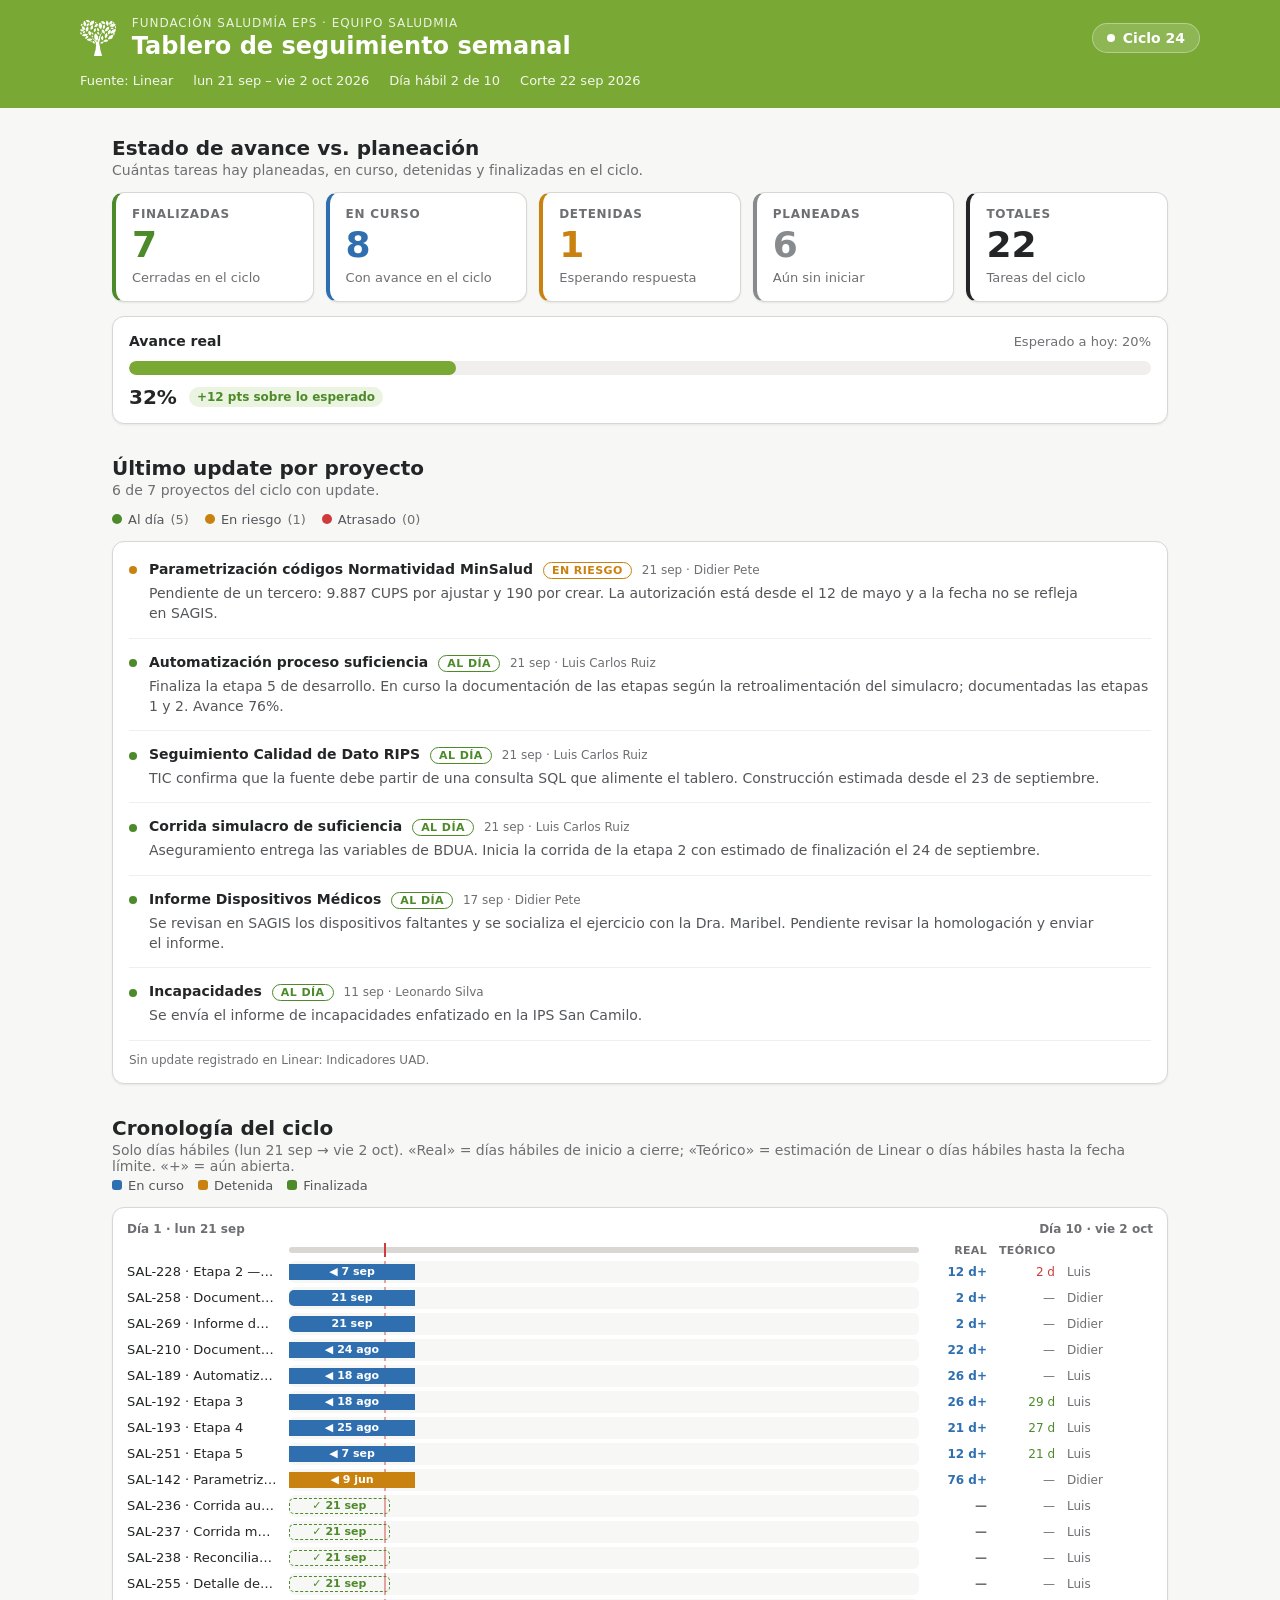
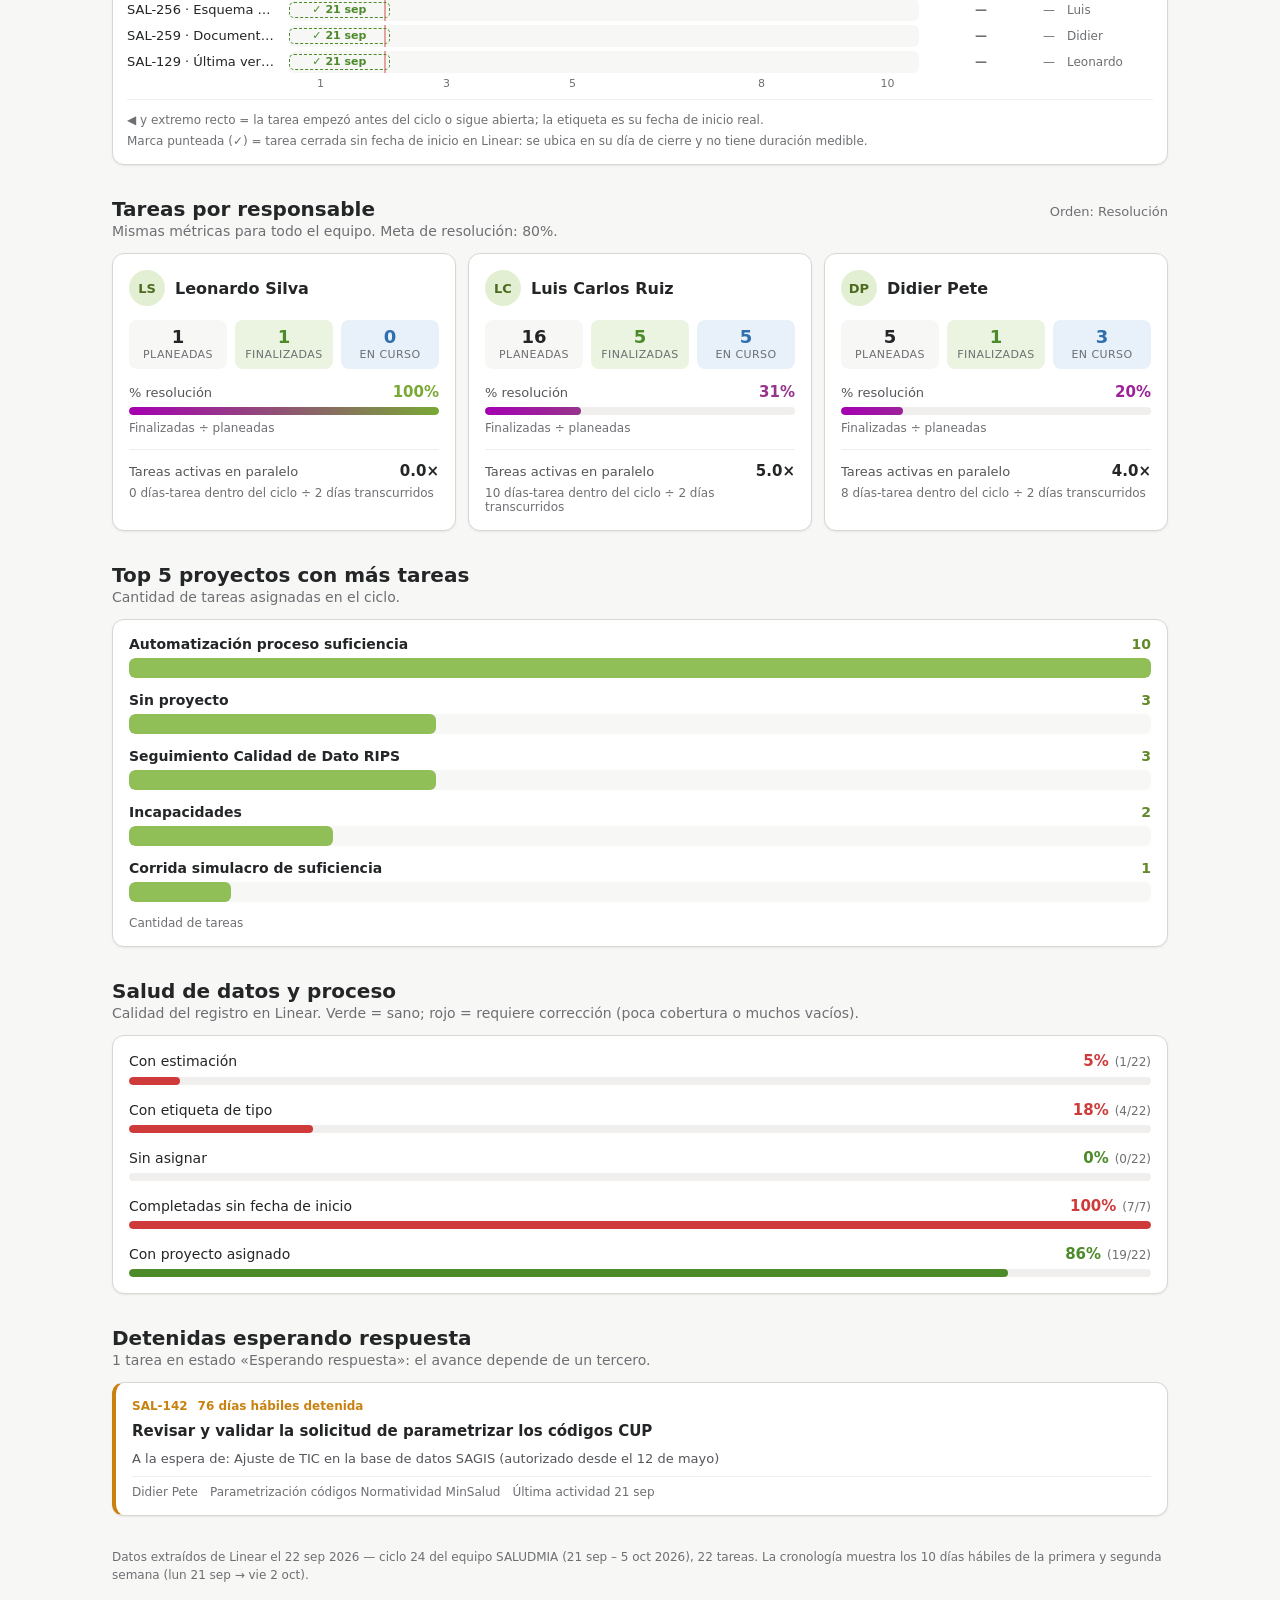
<file: Tablero de seguimiento Linear/Tablero Semanal Linear.local.html>
<!DOCTYPE html>
<html lang="es">
<head>
<meta charset="utf-8">
<meta name="viewport" content="width=device-width, initial-scale=1">
<title>Tablero de seguimiento semanal — SaludMía EPS</title>
<style>
  /* ── Tokens SaludMía (subconjunto usado) ───────────────────────────── */
  :root{
    --sm-color-primary-50:#f2f7ea; --sm-color-primary-100:#e3efd2; --sm-color-primary-400:#90bf57;
    --sm-color-primary-500:#79a834; --sm-color-primary-600:#628a2a; --sm-color-primary-700:#4c6b21;
    --sm-neutral-50:#f7f7f6; --sm-neutral-100:#f0efed; --sm-neutral-200:#dad6d3; --sm-neutral-500:#888b8e;
    --sm-neutral-600:#6d6f72; --sm-neutral-700:#54565a; --sm-neutral-900:#232527;
    --sm-success:#4c8a2a; --sm-success-bg:#eaf4e0; --sm-danger:#cf3b3b; --sm-danger-bg:#fbeaea;
    --sm-warning:#c9820f; --sm-warning-bg:#fcf3e3; --sm-info:#2f6fb0; --sm-info-bg:#e8f0f9;
    --sm-radius-lg:12px; --sm-radius-full:9999px;
    --sm-shadow-sm:0 1px 2px rgba(35,37,39,.08);
    --sm-font-sans:"Ubuntu","Segoe UI",system-ui,-apple-system,sans-serif;
  }
  *,*::before,*::after{box-sizing:border-box}
  body{margin:0;background:#f7f7f6;font-family:var(--sm-font-sans);color:#232527}
  a{color:#628a2a;text-decoration:none}
  a:hover{color:#4c6b21;text-decoration:underline}
  h1,h2,p{margin:0}
  .sm-card{background:#fff;border:1px solid var(--sm-neutral-200);border-radius:var(--sm-radius-lg);
    box-shadow:var(--sm-shadow-sm)}
  .sm-badge{display:inline-flex;align-items:center;gap:.5rem;font-family:var(--sm-font-sans);
    font-size:.75rem;font-weight:700;line-height:1;padding:4px .5rem;border-radius:var(--sm-radius-full);
    white-space:nowrap}
  .sm-badge--soft.sm-badge--success{background:var(--sm-success-bg);color:var(--sm-success)}
  .sm-badge--soft.sm-badge--warning{background:var(--sm-warning-bg);color:var(--sm-warning)}
</style>
</head>
<body>
<div id="app"></div>

<script>
"use strict";
/* ══════════════════════════════════════════════════════════════════════
   Datos reales — Linear, equipo SALUDMIA, ciclo 24 (21 sep – 5 oct 2026),
   extraídos el 22 sep 2026. Lógica portada 1:1 desde el componente de
   diseño "Tablero Semanal Linear.dc.html" (renderVals).
   ══════════════════════════════════════════════════════════════════════ */
const CICLO_INICIO = Date.UTC(2026, 8, 21);
const HOY = Date.UTC(2026, 8, 22);

// Ciclo hábil: lunes 21 sep → viernes 2 oct (10 días hábiles, sin fines de semana).
const DIAS_HABILES = [[8,21],[8,22],[8,23],[8,24],[8,25],[8,28],[8,29],[8,30],[9,1],[9,2]].map(([m,d]) => Date.UTC(2026, m, d));
const TOTAL_DIAS = DIAS_HABILES.length;
const DIA_ACTUAL = DIAS_HABILES.filter(t => t <= HOY).length; // 2

const ms = iso => { const [y,m,d] = iso.split("-").map(Number); return Date.UTC(y, m-1, d); };

// Índice hábil dentro del ciclo (1..10); antes del ciclo → 1, después → 10.
function habil(iso){
  if(!iso) return null;
  const t = ms(iso);
  if(t <= DIAS_HABILES[0]) return 1;
  if(t >= DIAS_HABILES[TOTAL_DIAS-1]) return TOTAL_DIAS;
  let i = DIAS_HABILES.findIndex(d => d >= t);
  return i < 0 ? TOTAL_DIAS : i + 1;
}

// Días hábiles calendario entre dos fechas (inclusive), sin límite de ciclo.
function habilesEntre(a, b){
  let n = 0;
  for(let t = a; t <= b; t += 86400000){
    const wd = new Date(t).getUTCDay();
    if(wd !== 0 && wd !== 6) n++;
  }
  return n;
}

const ISSUES = [
  { id:"SAL-228", t:"Etapa 2 — simulacro suficiencia Q3", a:"Luis Carlos Ruiz", p:"Corrida simulacro de suficiencia", s:"started", ini:"2026-09-07", fin:null, est:2, lab:6, due:"2026-09-22" },
  { id:"SAL-236", t:"Corrida automatizada etapa 2", a:"Luis Carlos Ruiz", p:"Sin proyecto", s:"completed", ini:null, fin:"2026-09-21", est:null, lab:0, due:"2026-09-22" },
  { id:"SAL-237", t:"Corrida manual de control etapa 2", a:"Luis Carlos Ruiz", p:"Sin proyecto", s:"completed", ini:null, fin:"2026-09-21", est:null, lab:0, due:"2026-09-22" },
  { id:"SAL-238", t:"Reconciliar automatizado vs. manual etapa 2", a:"Luis Carlos Ruiz", p:"Sin proyecto", s:"completed", ini:null, fin:"2026-09-21", est:null, lab:0, due:"2026-09-22" },
  { id:"SAL-255", t:"Detalle de campo en mallas de validación RIPS", a:"Luis Carlos Ruiz", p:"Seguimiento Calidad de Dato RIPS", s:"completed", ini:null, fin:"2026-09-21", est:null, lab:6 },
  { id:"SAL-256", t:"Esquema propio de escritura para Analítica", a:"Luis Carlos Ruiz", p:"Seguimiento Calidad de Dato RIPS", s:"completed", ini:null, fin:"2026-09-21", est:null, lab:6 },
  { id:"SAL-259", t:"Documentación ASIS", a:"Didier Pete", p:"Automatización proceso suficiencia", s:"completed", ini:null, fin:"2026-09-21", est:null, lab:0 },
  { id:"SAL-129", t:"Última versión del informe", a:"Leonardo Silva", p:"Incapacidades", s:"completed", ini:null, fin:"2026-09-21", est:null, lab:0 },
  { id:"SAL-258", t:"Documentación suficiencia", a:"Didier Pete", p:"Automatización proceso suficiencia", s:"started", ini:"2026-09-21", fin:null, est:null, lab:0 },
  { id:"SAL-269", t:"Informe de dispositivos médicos", a:"Didier Pete", p:"Informe Dispositivos Médicos", s:"started", ini:"2026-09-21", fin:null, est:null, lab:0 },
  { id:"SAL-210", t:"Documentar reglas por tipo de archivo", a:"Didier Pete", p:"Automatización proceso suficiencia", s:"started", ini:"2026-08-24", fin:null, est:null, lab:0 },
  { id:"SAL-189", t:"Automatización suficiencia V1", a:"Luis Carlos Ruiz", p:"Automatización proceso suficiencia", s:"started", ini:"2026-08-18", fin:null, est:null, lab:0 },
  { id:"SAL-192", t:"Etapa 3", a:"Luis Carlos Ruiz", p:"Automatización proceso suficiencia", s:"started", ini:"2026-08-18", fin:null, est:null, lab:0, due:"2026-09-25" },
  { id:"SAL-193", t:"Etapa 4", a:"Luis Carlos Ruiz", p:"Automatización proceso suficiencia", s:"started", ini:"2026-08-25", fin:null, est:null, lab:0, due:"2026-09-30" },
  { id:"SAL-251", t:"Etapa 5", a:"Luis Carlos Ruiz", p:"Automatización proceso suficiencia", s:"started", ini:"2026-09-07", fin:null, est:null, lab:0, due:"2026-10-05" },
  { id:"SAL-142", t:"Parametrizar códigos CUP en SAGIS", a:"Didier Pete", p:"Parametrización códigos Normatividad MinSalud", s:"blocked", ini:"2026-06-09", fin:null, est:null, lab:0 },
  { id:"SAL-260", t:"Construcción de consulta SQL", a:"Luis Carlos Ruiz", p:"Seguimiento Calidad de Dato RIPS", s:"unstarted", ini:null, fin:null, est:null, lab:4, due:"2026-09-25" },
  { id:"SAL-203", t:"Documentación etapa 3", a:"Luis Carlos Ruiz", p:"Automatización proceso suficiencia", s:"unstarted", ini:null, fin:null, est:null, lab:0, due:"2026-09-25" },
  { id:"SAL-265", t:"Producto de datos para incapacidades", a:"Luis Carlos Ruiz", p:"Incapacidades", s:"unstarted", ini:null, fin:null, est:null, lab:0, due:"2026-09-29" },
  { id:"SAL-271", t:"Revisión de producto de indicadores", a:"Luis Carlos Ruiz", p:"Indicadores UAD", s:"unstarted", ini:null, fin:null, est:null, lab:0, due:"2026-09-29" },
  { id:"SAL-211", t:"Documentación etapa 4", a:"Luis Carlos Ruiz", p:"Automatización proceso suficiencia", s:"unstarted", ini:null, fin:null, est:null, lab:0, due:"2026-09-30" },
  { id:"SAL-252", t:"Documentación etapa 5", a:"Luis Carlos Ruiz", p:"Automatización proceso suficiencia", s:"unstarted", ini:null, fin:null, est:null, lab:0, due:"2026-10-05" }
];

const COLORES = { completed:"#4c8a2a", started:"#2f6fb0", unstarted:"#888b8e", blocked:"#c9820f" };

// Último update por proyecto (Linear · project updates), solo proyectos presentes en el ciclo.
const UPDATES = [
  { p:"Parametrización códigos Normatividad MinSalud", f:"21 sep", orden:"2026-09-21", salud:"atRisk", autor:"Didier Pete",
    txt:"Pendiente de un tercero: 9.887 CUPS por ajustar y 190 por crear. La autorización está desde el 12 de mayo y a la fecha no se refleja en SAGIS." },
  { p:"Automatización proceso suficiencia", f:"21 sep", orden:"2026-09-21", salud:"onTrack", autor:"Luis Carlos Ruiz",
    txt:"Finaliza la etapa 5 de desarrollo. En curso la documentación de las etapas según la retroalimentación del simulacro; documentadas las etapas 1 y 2. Avance 76%." },
  { p:"Corrida simulacro de suficiencia", f:"21 sep", orden:"2026-09-21", salud:"onTrack", autor:"Luis Carlos Ruiz",
    txt:"Aseguramiento entrega las variables de BDUA. Inicia la corrida de la etapa 2 con estimado de finalización el 24 de septiembre." },
  { p:"Seguimiento Calidad de Dato RIPS", f:"21 sep", orden:"2026-09-21", salud:"onTrack", autor:"Luis Carlos Ruiz",
    txt:"TIC confirma que la fuente debe partir de una consulta SQL que alimente el tablero. Construcción estimada desde el 23 de septiembre." },
  { p:"Informe Dispositivos Médicos", f:"17 sep", orden:"2026-09-17", salud:"onTrack", autor:"Didier Pete",
    txt:"Se revisan en SAGIS los dispositivos faltantes y se socializa el ejercicio con la Dra. Maribel. Pendiente revisar la homologación y enviar el informe." },
  { p:"Incapacidades", f:"11 sep", orden:"2026-09-11", salud:"onTrack", autor:"Leonardo Silva",
    txt:"Se envía el informe de incapacidades enfatizado en la IPS San Camilo." }
];

// Tareas en estado "Esperando respuesta" (Linear, equipo SALUDMIA).
const DETENIDAS = [
  { id:"SAL-142", t:"Revisar y validar la solicitud de parametrizar los códigos CUP", resp:"Didier Pete",
    p:"Parametrización códigos Normatividad MinSalud", desde:"2026-06-09", ultima:"21 sep",
    espera:"Ajuste de TIC en la base de datos SAGIS (autorizado desde el 12 de mayo)" }
];

const SALUD_UPDATE = {
  onTrack:{ color:"#4c8a2a", label:"Al día" },
  atRisk:{ color:"#c9820f", label:"En riesgo" },
  offTrack:{ color:"#cf3b3b", label:"Atrasado" }
};

function mezclaMagentaVerde(pct){
  const t = Math.max(0, Math.min(100, pct)) / 100;
  const a = [0xa5,0x00,0xb2], b = [0x79,0xa8,0x34];
  return "rgb(" + a.map((v,i) => Math.round(v + (b[i]-v)*t)).join(", ") + ")";
}

const dia = habil;

/* ── Props (equivalentes a los controles del componente de diseño) ─────── */
const PROPS = {
  cicloLabel: "Ciclo 24",
  metaResolucion: 80,
  ordenResponsables: "Resolución",  // "Resolución" | "Carga" | "Nombre"
  mostrarCronologia: true,
  mostrarEsfuerzo: true
};

function renderVals(props){
  const meta = Number(props.metaResolucion ?? 80);
  const orden = props.ordenResponsables ?? "Resolución";

  const total = ISSUES.length;
  const fin = ISSUES.filter(i => i.s === "completed").length;
  const cur = ISSUES.filter(i => i.s === "started").length;
  const pla = ISSUES.filter(i => i.s === "unstarted").length;
  const bloq = ISSUES.filter(i => i.s === "blocked").length;
  const avancePct = Math.round((fin/total)*100);
  const esperadoPct = Math.round((DIA_ACTUAL/TOTAL_DIAS)*100);
  const delta = avancePct - esperadoPct;

  const nombres = [...new Set(ISSUES.map(i => i.a || "Sin asignar"))];
  let responsables = nombres.map(n => {
    const suyas = ISSUES.filter(i => (i.a || "Sin asignar") === n);
    const f = suyas.filter(i => i.s === "completed").length;
    const c = suyas.filter(i => i.s === "started").length;
    // Días-tarea DENTRO del ciclo: solo tareas con inicio real; las iniciadas antes se clampean al día 1.
    const conIni = suyas.filter(i => i.ini && i.s !== "unstarted");
    const dias = conIni.reduce((acc, i) => {
      const a = Math.max(1, Math.min(TOTAL_DIAS, dia(i.ini)));
      const b = Math.max(a, Math.min(TOTAL_DIAS, dia(i.fin) || DIA_ACTUAL));
      return acc + (b - a + 1);
    }, 0);
    const res = Math.round((f/suyas.length)*100);
    return {
      nombre: n,
      iniciales: n.split(" ").slice(0,2).map(w => w[0]).join(""),
      planeadas: suyas.length,
      finalizadas: f,
      curso: c,
      resolucion: res,
      resW: res + "%",
      resColor: mezclaMagentaVerde(res),
      resFill: "linear-gradient(90deg, #a500b2 0%, " + mezclaMagentaVerde(res) + " 100%)",
      diasTotales: dias,
      conIni: conIni.length,
      esfuerzo: (dias/DIA_ACTUAL).toFixed(1) + "×"
    };
  });
  if(orden === "Resolución") responsables.sort((a,b) => b.resolucion - a.resolucion);
  if(orden === "Carga") responsables.sort((a,b) => b.planeadas - a.planeadas);
  if(orden === "Nombre") responsables.sort((a,b) => a.nombre.localeCompare(b.nombre));

  const conteo = {};
  ISSUES.forEach(i => { conteo[i.p] = (conteo[i.p] || 0) + 1; });
  const listaP = Object.entries(conteo).sort((a,b) => b[1]-a[1]).slice(0,5);
  const max = listaP[0] ? listaP[0][1] : 1;

  const MES = ["ene","feb","mar","abr","may","jun","jul","ago","sep","oct","nov","dic"];
  const corto = iso => { const [y,m,d] = iso.split("-").map(Number); return d + " " + MES[m-1]; };

  // Barras: tareas con inicio real. Hitos: cerradas sin inicio registrado (solo fecha de cierre).
  const filas = ISSUES
    .filter(i => i.s !== "unstarted" && (i.ini || i.fin))
    .map(i => {
      const hito = !i.ini;
      const a = hito
        ? Math.max(1, Math.min(TOTAL_DIAS, dia(i.fin)))
        : Math.max(1, Math.min(TOTAL_DIAS, dia(i.ini)));
      const b = hito ? a : Math.max(a, Math.min(TOTAL_DIAS, dia(i.fin) || DIA_ACTUAL));
      return { i, a, b, hito };
    })
    .sort((x,y) => x.hito - y.hito || x.a - y.a || x.b - y.b);

  const timeline = filas.map(({i,a,b,hito}) => {
    let real = "—", realTitulo = "Sin fecha de inicio registrada", realColor = "#6d6f72", dReal = null;
    if(i.ini){
      dReal = habilesEntre(ms(i.ini), i.fin ? ms(i.fin) : HOY);
      real = dReal + " d" + (i.fin ? "" : "+");
      realColor = i.fin ? "#232527" : "#2f6fb0";
      realTitulo = i.fin
        ? "Cerrada en " + dReal + " días hábiles (" + corto(i.ini) + " → " + corto(i.fin) + ")"
        : "Abierta hace " + dReal + " días hábiles (desde " + corto(i.ini) + ")";
    } else if(i.fin){
      realTitulo = "Cerrada el " + corto(i.fin) + " sin fecha de inicio en Linear";
    }
    let teorico = "—", teoTitulo = "Sin estimación ni fecha límite", teoColor = "#6d6f72", dTeo = null;
    if(i.est != null){
      dTeo = i.est;
      teoTitulo = "Estimación en Linear: " + i.est + " puntos";
    } else if(i.ini && i.due){
      dTeo = habilesEntre(ms(i.ini), ms(i.due));
      teoTitulo = "Días hábiles de inicio a fecha límite (" + corto(i.ini) + " → " + corto(i.due) + ")";
    }
    if(dTeo != null){
      teorico = dTeo + " d";
      if(dReal != null){
        teoColor = dReal > dTeo ? "#cf3b3b" : "#4c8a2a";
        teoTitulo += " · real " + dReal + " d (" + (dReal > dTeo ? "+" : "") + (dReal - dTeo) + ")";
      }
    }
    const antes = !hito && ms(i.ini) < DIAS_HABILES[0];
    const abierta = !hito && (!i.fin || ms(i.fin) > DIAS_HABILES[TOTAL_DIAS-1]);
    const color = COLORES[i.s];
    return {
      titulo: i.id + " · " + i.t,
      full: i.t + " — " + (i.a || "Sin asignar") + (hito ? " · cierre " + corto(i.fin) : ""),
      responsable: (i.a || "Sin asignar").split(" ")[0],
      fondo: hito ? "transparent" : color,
      borde: hito ? "1.5px dashed " + color : "none",
      tinta: hito ? color : "#ffffff",
      etiqueta: hito ? "✓ " + corto(i.fin) : (antes ? "◀ " + corto(i.ini) : corto(i.ini)),
      radio: (antes ? "0 " : "5px ") + (abierta ? "0 0 " : "5px 5px ") + (antes ? "0" : "5px"),
      left: ((a-1)/TOTAL_DIAS)*100 + "%",
      width: (hito ? 1.6/TOTAL_DIAS : (b-a+1)/TOTAL_DIAS)*100 + "%",
      real, realTitulo, realColor, teorico, teoTitulo, teoColor
    };
  });

  const estadosDibujados = [...new Set(filas.map(f => f.i.s))];
  const ETIQ = { completed:"Finalizada", started:"En curso", blocked:"Detenida", unstarted:"Planeada" };

  const proyectosCiclo = [...new Set(ISSUES.map(i => i.p))].filter(p => p !== "Sin proyecto");
  const conUpdate = proyectosCiclo.filter(p => UPDATES.some(u => u.p === p));
  const sinUpdate = proyectosCiclo.filter(p => !UPDATES.some(u => u.p === p));

  const conEst = ISSUES.filter(i => i.est != null).length;
  const conLab = ISSUES.filter(i => i.lab > 0).length;
  const sinAsig = ISSUES.filter(i => !i.a).length;
  const finSinIni = ISSUES.filter(i => i.s === "completed" && !i.ini).length;

  const salud = [
    { label:"Con estimación", n:conEst, d:total, sentido:"cobertura" },
    { label:"Con etiqueta de tipo", n:conLab, d:total, sentido:"cobertura" },
    { label:"Sin asignar", n:sinAsig, d:total, sentido:"problema" },
    { label:"Completadas sin fecha de inicio", n:finSinIni, d:fin, sentido:"problema" },
    { label:"Con proyecto asignado", n:ISSUES.filter(i => i.p !== "Sin proyecto").length, d:total, sentido:"cobertura" }
  ].map(x => {
    const pct = x.d ? Math.round((x.n/x.d)*100) : 0;
    const bueno = x.sentido === "cobertura" ? pct : 100 - pct;
    const color = bueno >= 70 ? "#4c8a2a" : bueno >= 40 ? "#c9820f" : "#cf3b3b";
    return { label:x.label, pct:pct + "%", w:pct + "%", detalle:"(" + x.n + "/" + x.d + ")", color };
  });

  return {
    cicloLabel: props.cicloLabel ?? "Ciclo 24",
    rangoFechas: "lun 21 sep – vie 2 oct 2026",
    fechaInicio: "lun 21 sep",
    fechaFin: "vie 2 oct",
    totalDias: TOTAL_DIAS,
    actualizado: "22 sep 2026",
    diaActual: DIA_ACTUAL,
    totalIssues: total,
    mostrarCronologia: props.mostrarCronologia ?? true,
    mostrarEsfuerzo: props.mostrarEsfuerzo ?? true,
    metaTexto: meta + "%",
    ordenTexto: orden,
    kpis: [
      { label:"Finalizadas", value:fin, color:COLORES.completed, hint:"Cerradas en el ciclo" },
      { label:"En curso", value:cur, color:COLORES.started, hint:"Con avance en el ciclo" },
      { label:"Detenidas", value:bloq, color:COLORES.blocked, hint:"Esperando respuesta" },
      { label:"Planeadas", value:pla, color:COLORES.unstarted, hint:"Aún sin iniciar" },
      { label:"Totales", value:total, color:"#232527", hint:"Tareas del ciclo" }
    ],
    avancePct,
    avanceW: avancePct + "%",
    esperadoPct,
    desviacionTexto: delta >= 0 ? "+" + delta + " pts sobre lo esperado" : delta + " pts bajo lo esperado",
    desviacionClase: "sm-badge sm-badge--soft " + (delta >= 0 ? "sm-badge--success" : "sm-badge--warning"),
    leyenda: estadosDibujados.map(s => ({ label:ETIQ[s], color:COLORES[s] })),
    hoyLeft: ((DIA_ACTUAL-0.5)/TOTAL_DIAS)*100 + "%",
    ticks: [1,3,5,8,10].map(d => ({ label:String(d), left:((d-0.5)/TOTAL_DIAS)*100 + "%" })),
    timeline,
    sinInicioNota: filas.some(f => f.hito)
      ? "Marca punteada (✓) = tarea cerrada sin fecha de inicio en Linear: se ubica en su día de cierre y no tiene duración medible."
      : "",
    leyendaRecorte: "◀ y extremo recto = la tarea empezó antes del ciclo o sigue abierta; la etiqueta es su fecha de inicio real.",
    responsables,
    proyectos: listaP.map(([nombre, cantidad]) => ({
      nombre, cantidad, w: Math.round((cantidad/max)*100) + "%"
    })),
    salud,
    updates: proyectosCiclo
      .map(p => UPDATES.find(u => u.p === p))
      .filter(Boolean)
      .sort((a,b) => (a.orden < b.orden ? 1 : -1))
      .map(u => ({
        proyecto:u.p, fecha:u.f, autor:u.autor, texto:u.txt,
        color:SALUD_UPDATE[u.salud].color, estado:SALUD_UPDATE[u.salud].label
      })),
    detenidas: DETENIDAS.map(d => ({
      id:d.id, titulo:d.t, responsable:d.resp, proyecto:d.p, espera:d.espera,
      dias: habilesEntre(ms(d.desde), HOY) + " días hábiles detenida",
      ultima: "Última actividad " + d.ultima
    })),
    detenidasN: DETENIDAS.length + (DETENIDAS.length === 1 ? " tarea" : " tareas"),
    leyendaSalud: ["onTrack","atRisk","offTrack"].map(k => ({
      label:SALUD_UPDATE[k].label, color:SALUD_UPDATE[k].color,
      n: proyectosCiclo.filter(p => { const u = UPDATES.find(x => x.p === p); return u && u.salud === k; }).length
    })),
    sinUpdateN: conUpdate.length + " de " + proyectosCiclo.length + " proyectos del ciclo con update",
    sinUpdate: sinUpdate.length
      ? "Sin update registrado en Linear: " + sinUpdate.join(", ") + "."
      : "Todos los proyectos del ciclo tienen update registrado."
  };
}

/* ── Render (vanilla, reemplaza el motor de plantillas del componente) ─── */
const LOGO_BLANCO = "[data-uri]";
const esc = s => String(s ?? "").replace(/[&<>"]/g, c => ({ "&":"&amp;","<":"&lt;",">":"&gt;",'"':"&quot;" }[c]));

function view(v){
  return `
  <div style="min-height:100vh;background:#f7f7f6;color:#232527;padding-bottom:3rem">

    <header style="background:#79a834;color:#fff;padding:1rem clamp(1rem,4vw,2rem) 1.25rem">
      <div style="max-width:1120px;margin:0 auto;display:flex;flex-wrap:wrap;align-items:center;gap:0.75rem 1rem">
        <img src="${LOGO_BLANCO}" alt="SaludMía" style="height:36px;width:auto;flex:0 0 auto">
        <div style="display:flex;flex-direction:column;gap:2px;margin-right:auto;min-width:0">
          <span style="font-size:0.75rem;letter-spacing:0.08em;text-transform:uppercase;opacity:0.85">Fundación SaludMía EPS · Equipo SALUDMIA</span>
          <h1 style="font-size:clamp(1.125rem,4.5vw,1.5rem);line-height:1.2;font-weight:700">Tablero de seguimiento semanal</h1>
        </div>
        <div style="display:flex;align-items:center;gap:0.5rem;background:rgba(255,255,255,0.16);border:1px solid rgba(255,255,255,0.35);border-radius:9999px;padding:0.375rem 0.875rem;font-size:0.875rem;font-weight:700;white-space:nowrap;flex:0 0 auto">
          <span style="width:8px;height:8px;border-radius:9999px;background:#fff;display:inline-block"></span>
          <span>${esc(v.cicloLabel)}</span>
        </div>
      </div>
      <div style="max-width:1120px;margin:0.75rem auto 0;display:flex;flex-wrap:wrap;gap:0.375rem 1.25rem;font-size:0.8125rem;opacity:0.92">
        <span>Fuente: Linear</span>
        <span>${esc(v.rangoFechas)}</span>
        <span>Día hábil ${v.diaActual} de ${v.totalDias}</span>
        <span>Corte ${esc(v.actualizado)}</span>
      </div>
    </header>

    <main style="max-width:1120px;margin:0 auto;padding:clamp(1rem,4vw,1.75rem) clamp(1rem,4vw,2rem);display:flex;flex-direction:column;gap:clamp(1.25rem,4vw,2rem)">

      <section style="display:flex;flex-direction:column;gap:0.875rem">
        <div style="display:flex;flex-direction:column;gap:2px">
          <h2 style="font-size:clamp(1rem,3.5vw,1.25rem);font-weight:700;line-height:1.2">Estado de avance vs. planeación</h2>
          <p style="font-size:0.875rem;color:#6d6f72">Cuántas tareas hay planeadas, en curso, detenidas y finalizadas en el ciclo.</p>
        </div>
        <div style="display:grid;grid-template-columns:repeat(auto-fit,minmax(150px,1fr));gap:0.75rem">
          ${v.kpis.map(k => `
            <div class="sm-card" style="padding:0.875rem 1rem;display:flex;flex-direction:column;gap:0.375rem;border-left:4px solid ${k.color}">
              <span style="font-size:0.75rem;font-weight:700;letter-spacing:0.06em;text-transform:uppercase;color:#6d6f72">${esc(k.label)}</span>
              <span style="font-size:clamp(1.75rem,7vw,2.25rem);font-weight:700;line-height:1;color:${k.color}">${k.value}</span>
              <span style="font-size:0.8125rem;color:#6d6f72;line-height:1.4">${esc(k.hint)}</span>
            </div>`).join("")}
        </div>
        <div class="sm-card" style="padding:1rem;display:flex;flex-direction:column;gap:0.75rem">
          <div style="display:flex;flex-wrap:wrap;align-items:baseline;justify-content:space-between;gap:0.25rem 0.75rem">
            <span style="font-size:0.875rem;font-weight:700">Avance real</span>
            <span style="font-size:0.8125rem;color:#6d6f72">Esperado a hoy: ${v.esperadoPct}%</span>
          </div>
          <div style="position:relative;height:14px;border-radius:9999px;background:#f0efed;overflow:hidden">
            <div style="position:absolute;inset:0 auto 0 0;border-radius:9999px;background:#79a834;width:${v.avanceW}"></div>
          </div>
          <div style="display:flex;flex-wrap:wrap;align-items:center;gap:0.5rem 0.75rem">
            <span style="font-size:1.25rem;font-weight:700;line-height:1">${v.avancePct}%</span>
            <span class="${v.desviacionClase}" style="font-size:0.75rem">${esc(v.desviacionTexto)}</span>
          </div>
        </div>
      </section>

      <section style="display:flex;flex-direction:column;gap:0.875rem">
        <div style="display:flex;flex-direction:column;gap:2px">
          <h2 style="font-size:clamp(1rem,3.5vw,1.25rem);font-weight:700;line-height:1.2">Último update por proyecto</h2>
          <p style="font-size:0.875rem;color:#6d6f72">${esc(v.sinUpdateN)}.</p>
        </div>
        <div style="display:flex;flex-wrap:wrap;gap:0.5rem 1rem">
          ${v.leyendaSalud.map(s => `
            <span style="display:inline-flex;align-items:center;gap:0.375rem;font-size:0.8125rem;color:#54565a">
              <span style="width:10px;height:10px;border-radius:9999px;display:inline-block;background:${s.color}"></span>${esc(s.label)} <span style="color:#6d6f72">(${s.n})</span>
            </span>`).join("")}
        </div>
        <div class="sm-card" style="padding:0.25rem 1rem">
          ${v.updates.map(u => `
            <div style="display:flex;gap:0.75rem;padding:0.875rem 0;border-bottom:1px solid #f0efed">
              <span style="width:8px;height:8px;flex:0 0 8px;margin-top:0.4rem;border-radius:9999px;background:${u.color}" title="${esc(u.estado)}"></span>
              <div style="display:flex;flex-direction:column;gap:0.25rem;min-width:0">
                <div style="display:flex;flex-wrap:wrap;align-items:baseline;gap:0.25rem 0.625rem">
                  <span style="font-size:0.875rem;font-weight:700;line-height:1.3">${esc(u.proyecto)}</span>
                  <span style="font-size:0.6875rem;font-weight:700;letter-spacing:0.04em;text-transform:uppercase;color:${u.color};border:1px solid ${u.color};border-radius:9999px;padding:0.0625rem 0.5rem;white-space:nowrap;flex:0 0 auto">${esc(u.estado)}</span>
                  <span style="font-size:0.75rem;color:#6d6f72">${esc(u.fecha)} · ${esc(u.autor)}</span>
                </div>
                <p style="font-size:0.875rem;line-height:1.45;color:#54565a;text-wrap:pretty">${esc(u.texto)}</p>
              </div>
            </div>`).join("")}
          <p style="padding:0.75rem 0;font-size:0.75rem;color:#6d6f72">${esc(v.sinUpdate)}</p>
        </div>
      </section>

      ${v.mostrarCronologia ? `
      <section style="display:flex;flex-direction:column;gap:0.875rem">
        <div style="display:flex;flex-wrap:wrap;align-items:baseline;justify-content:space-between;gap:0.25rem 0.75rem">
          <div style="display:flex;flex-direction:column;gap:2px">
            <h2 style="font-size:clamp(1rem,3.5vw,1.25rem);font-weight:700;line-height:1.2">Cronología del ciclo</h2>
            <p style="font-size:0.875rem;color:#6d6f72;text-wrap:pretty">Solo días hábiles (lun 21 sep → vie 2 oct). «Real» = días hábiles de inicio a cierre; «Teórico» = estimación de Linear o días hábiles hasta la fecha límite. «+» = aún abierta.</p>
          </div>
          <div style="display:flex;flex-wrap:wrap;gap:0.5rem 0.875rem">
            ${v.leyenda.map(l => `
              <span style="display:inline-flex;align-items:center;gap:0.375rem;font-size:0.8125rem;color:#54565a">
                <span style="width:10px;height:10px;border-radius:3px;display:inline-block;background:${l.color}"></span>${esc(l.label)}
              </span>`).join("")}
          </div>
        </div>
        <div class="sm-card" style="padding:0.875rem">
          <div style="overflow-x:auto;-webkit-overflow-scrolling:touch">
            <div style="min-width:680px;display:flex;flex-direction:column;gap:0.5rem;padding-bottom:0.25rem">
              <div style="display:flex;justify-content:space-between;font-size:0.75rem;color:#6d6f72;font-weight:700">
                <span>Día 1 · ${esc(v.fechaInicio)}</span>
                <span>Día 10 · ${esc(v.fechaFin)}</span>
              </div>
              <div style="display:grid;grid-template-columns:150px 1fr 56px 56px 86px;gap:0.25rem 0.75rem;align-items:center">
                <span></span>
                <div style="position:relative;height:6px;border-radius:9999px;background:#dad6d3">
                  <div style="position:absolute;top:-4px;bottom:-4px;width:2px;background:#cf3b3b;left:${v.hoyLeft}"></div>
                </div>
                <span style="font-size:0.6875rem;font-weight:700;letter-spacing:0.03em;text-transform:uppercase;color:#6d6f72;text-align:right">Real</span>
                <span style="font-size:0.6875rem;font-weight:700;letter-spacing:0.03em;text-transform:uppercase;color:#6d6f72;text-align:right">Teórico</span>
                <span></span>
                ${v.timeline.map(t => `
                  <span style="font-size:0.8125rem;color:#232527;white-space:nowrap;overflow:hidden;text-overflow:ellipsis" title="${esc(t.full)}">${esc(t.titulo)}</span>
                  <div style="position:relative;height:22px;border-radius:6px;background:#f7f7f6">
                    <div style="position:absolute;top:0;bottom:0;width:2px;background:rgba(207,59,59,0.45);left:${v.hoyLeft}"></div>
                    <div style="position:absolute;top:3px;bottom:3px;display:flex;align-items:center;justify-content:center;padding:0 0.375rem;font-size:0.6875rem;font-weight:700;white-space:nowrap;overflow:hidden;background:${t.fondo};border:${t.borde};color:${t.tinta};left:${t.left};width:${t.width};border-radius:${t.radio}" title="${esc(t.full)}">${esc(t.etiqueta)}</div>
                  </div>
                  <span style="font-size:0.75rem;font-weight:700;text-align:right;white-space:nowrap;color:${t.realColor}" title="${esc(t.realTitulo)}">${esc(t.real)}</span>
                  <span style="font-size:0.75rem;text-align:right;white-space:nowrap;color:${t.teoColor}" title="${esc(t.teoTitulo)}">${esc(t.teorico)}</span>
                  <span style="font-size:0.75rem;color:#6d6f72;white-space:nowrap;overflow:hidden;text-overflow:ellipsis">${esc(t.responsable)}</span>`).join("")}
                <span></span>
                <div style="position:relative;height:14px;font-size:0.6875rem;color:#6d6f72">
                  ${v.ticks.map(d => `<span style="position:absolute;top:0;transform:translateX(-50%);left:${d.left}">${esc(d.label)}</span>`).join("")}
                </div>
                <span></span><span></span><span></span>
              </div>
            </div>
          </div>
          <div style="display:flex;flex-direction:column;gap:0.25rem;padding-top:0.75rem;margin-top:0.25rem;border-top:1px solid #f0efed">
            <span style="font-size:0.75rem;color:#6d6f72;line-height:1.45">${esc(v.leyendaRecorte)}</span>
            <span style="font-size:0.75rem;color:#6d6f72;line-height:1.45;text-wrap:pretty">${esc(v.sinInicioNota)}</span>
          </div>
        </div>
      </section>` : ""}

      <section style="display:flex;flex-direction:column;gap:0.875rem">
        <div style="display:flex;flex-wrap:wrap;align-items:baseline;justify-content:space-between;gap:0.25rem 0.75rem">
          <div style="display:flex;flex-direction:column;gap:2px">
            <h2 style="font-size:clamp(1rem,3.5vw,1.25rem);font-weight:700;line-height:1.2">Tareas por responsable</h2>
            <p style="font-size:0.875rem;color:#6d6f72">Mismas métricas para todo el equipo. Meta de resolución: ${esc(v.metaTexto)}.</p>
          </div>
          <span style="font-size:0.8125rem;color:#6d6f72">Orden: ${esc(v.ordenTexto)}</span>
        </div>
        <div style="display:grid;grid-template-columns:repeat(auto-fit,minmax(250px,1fr));gap:0.75rem">
          ${v.responsables.map(r => `
            <div class="sm-card" style="padding:1rem;display:flex;flex-direction:column;gap:0.875rem">
              <div style="display:flex;align-items:center;gap:0.625rem">
                <span style="width:36px;height:36px;flex:0 0 36px;border-radius:9999px;background:#e3efd2;color:#4c6b21;display:flex;align-items:center;justify-content:center;font-size:0.8125rem;font-weight:700">${esc(r.iniciales)}</span>
                <span style="font-size:1rem;font-weight:700;min-width:0;overflow:hidden;text-overflow:ellipsis;white-space:nowrap">${esc(r.nombre)}</span>
              </div>
              <div style="display:grid;grid-template-columns:repeat(3,1fr);gap:0.5rem;text-align:center">
                <div style="display:flex;flex-direction:column;gap:2px;padding:0.5rem 0.25rem;border-radius:8px;background:#f7f7f6">
                  <span style="font-size:1.125rem;font-weight:700;line-height:1">${r.planeadas}</span>
                  <span style="font-size:0.6875rem;color:#6d6f72;letter-spacing:0.04em;text-transform:uppercase">Planeadas</span>
                </div>
                <div style="display:flex;flex-direction:column;gap:2px;padding:0.5rem 0.25rem;border-radius:8px;background:#eaf4e0">
                  <span style="font-size:1.125rem;font-weight:700;line-height:1;color:#4c8a2a">${r.finalizadas}</span>
                  <span style="font-size:0.6875rem;color:#6d6f72;letter-spacing:0.04em;text-transform:uppercase">Finalizadas</span>
                </div>
                <div style="display:flex;flex-direction:column;gap:2px;padding:0.5rem 0.25rem;border-radius:8px;background:#e8f0f9">
                  <span style="font-size:1.125rem;font-weight:700;line-height:1;color:#2f6fb0">${r.curso}</span>
                  <span style="font-size:0.6875rem;color:#6d6f72;letter-spacing:0.04em;text-transform:uppercase">En curso</span>
                </div>
              </div>
              <div style="display:flex;flex-direction:column;gap:0.375rem">
                <div style="display:flex;align-items:baseline;justify-content:space-between;gap:0.5rem">
                  <span style="font-size:0.8125rem;color:#54565a">% resolución</span>
                  <span style="font-size:0.9375rem;font-weight:700;color:${r.resColor}">${r.resolucion}%</span>
                </div>
                <div style="position:relative;height:8px;border-radius:9999px;background:#f0efed;overflow:hidden">
                  <div style="position:absolute;inset:0 auto 0 0;border-radius:9999px;background:${r.resFill};width:${r.resW}"></div>
                </div>
                <span style="font-size:0.75rem;color:#6d6f72">Finalizadas ÷ planeadas</span>
              </div>
              ${v.mostrarEsfuerzo ? `
              <div style="display:flex;align-items:baseline;justify-content:space-between;gap:0.5rem;padding-top:0.75rem;border-top:1px solid #f0efed">
                <span style="font-size:0.8125rem;color:#54565a">Tareas activas en paralelo</span>
                <span style="font-size:0.9375rem;font-weight:700">${esc(r.esfuerzo)}</span>
              </div>
              <span style="font-size:0.75rem;color:#6d6f72;margin-top:-0.5rem">${r.diasTotales} días-tarea dentro del ciclo ÷ ${v.diaActual} días transcurridos</span>` : ""}
            </div>`).join("")}
        </div>
      </section>

      <section style="display:flex;flex-direction:column;gap:0.875rem">
        <div style="display:flex;flex-direction:column;gap:2px">
          <h2 style="font-size:clamp(1rem,3.5vw,1.25rem);font-weight:700;line-height:1.2">Top 5 proyectos con más tareas</h2>
          <p style="font-size:0.875rem;color:#6d6f72">Cantidad de tareas asignadas en el ciclo.</p>
        </div>
        <div class="sm-card" style="padding:1rem;display:flex;flex-direction:column;gap:0.875rem">
          ${v.proyectos.map(p => `
            <div style="display:flex;flex-direction:column;gap:0.375rem">
              <div style="display:flex;align-items:baseline;justify-content:space-between;gap:0.75rem">
                <span style="font-size:0.875rem;font-weight:700;min-width:0;overflow:hidden;text-overflow:ellipsis;white-space:nowrap">${esc(p.nombre)}</span>
                <span style="font-size:0.875rem;font-weight:700;color:#628a2a">${p.cantidad}</span>
              </div>
              <div style="position:relative;height:20px;border-radius:6px;background:#f7f7f6;overflow:hidden">
                <div style="position:absolute;inset:0 auto 0 0;border-radius:6px;background:#90bf57;width:${p.w}"></div>
              </div>
            </div>`).join("")}
          <span style="font-size:0.75rem;color:#6d6f72">Cantidad de tareas</span>
        </div>
      </section>

      <section style="display:flex;flex-direction:column;gap:0.875rem">
        <div style="display:flex;flex-direction:column;gap:2px">
          <h2 style="font-size:clamp(1rem,3.5vw,1.25rem);font-weight:700;line-height:1.2">Salud de datos y proceso</h2>
          <p style="font-size:0.875rem;color:#6d6f72">Calidad del registro en Linear. Verde = sano; rojo = requiere corrección (poca cobertura o muchos vacíos).</p>
        </div>
        <div class="sm-card" style="padding:1rem;display:flex;flex-direction:column;gap:1rem">
          ${v.salud.map(s => `
            <div style="display:flex;flex-direction:column;gap:0.375rem">
              <div style="display:flex;align-items:baseline;justify-content:space-between;gap:0.75rem">
                <span style="font-size:0.875rem;min-width:0;line-height:1.3">${esc(s.label)}</span>
                <span style="display:flex;align-items:baseline;gap:0.375rem;white-space:nowrap">
                  <span style="font-size:0.9375rem;font-weight:700;color:${s.color}">${esc(s.pct)}</span>
                  <span style="font-size:0.75rem;color:#6d6f72">${esc(s.detalle)}</span>
                </span>
              </div>
              <div style="position:relative;height:8px;border-radius:9999px;background:#f0efed;overflow:hidden">
                <div style="position:absolute;inset:0 auto 0 0;border-radius:9999px;background:${s.color};width:${s.w}"></div>
              </div>
            </div>`).join("")}
        </div>
      </section>

      <section style="display:flex;flex-direction:column;gap:0.875rem">
        <div style="display:flex;flex-direction:column;gap:2px">
          <h2 style="font-size:clamp(1rem,3.5vw,1.25rem);font-weight:700;line-height:1.2">Detenidas esperando respuesta</h2>
          <p style="font-size:0.875rem;color:#6d6f72">${esc(v.detenidasN)} en estado «Esperando respuesta»: el avance depende de un tercero.</p>
        </div>
        <div style="display:grid;grid-template-columns:repeat(auto-fit,minmax(280px,1fr));gap:0.75rem">
          ${v.detenidas.map(d => `
            <div class="sm-card" style="padding:1rem;display:flex;flex-direction:column;gap:0.5rem;border-left:4px solid #c9820f">
              <div style="display:flex;flex-wrap:wrap;align-items:baseline;gap:0.25rem 0.625rem">
                <span style="font-size:0.75rem;font-weight:700;color:#c9820f">${esc(d.id)}</span>
                <span style="font-size:0.75rem;font-weight:700;color:#c9820f">${esc(d.dias)}</span>
              </div>
              <span style="font-size:0.9375rem;font-weight:700;line-height:1.35;text-wrap:pretty">${esc(d.titulo)}</span>
              <span style="font-size:0.8125rem;color:#54565a;line-height:1.45">A la espera de: ${esc(d.espera)}</span>
              <div style="display:flex;flex-wrap:wrap;gap:0.25rem 0.75rem;font-size:0.75rem;color:#6d6f72;padding-top:0.5rem;border-top:1px solid #f0efed">
                <span>${esc(d.responsable)}</span>
                <span>${esc(d.proyecto)}</span>
                <span>${esc(d.ultima)}</span>
              </div>
            </div>`).join("")}
        </div>
      </section>

      <p style="font-size:0.75rem;color:#6d6f72;line-height:1.5">Datos extraídos de Linear el ${esc(v.actualizado)} — ciclo 24 del equipo SALUDMIA (21 sep – 5 oct 2026), ${v.totalIssues} tareas. La cronología muestra los 10 días hábiles de la primera y segunda semana (lun 21 sep → vie 2 oct).</p>

    </main>
  </div>`;
}

document.getElementById("app").innerHTML = view(renderVals(PROPS));
</script>
</body>
</html>
</file>
